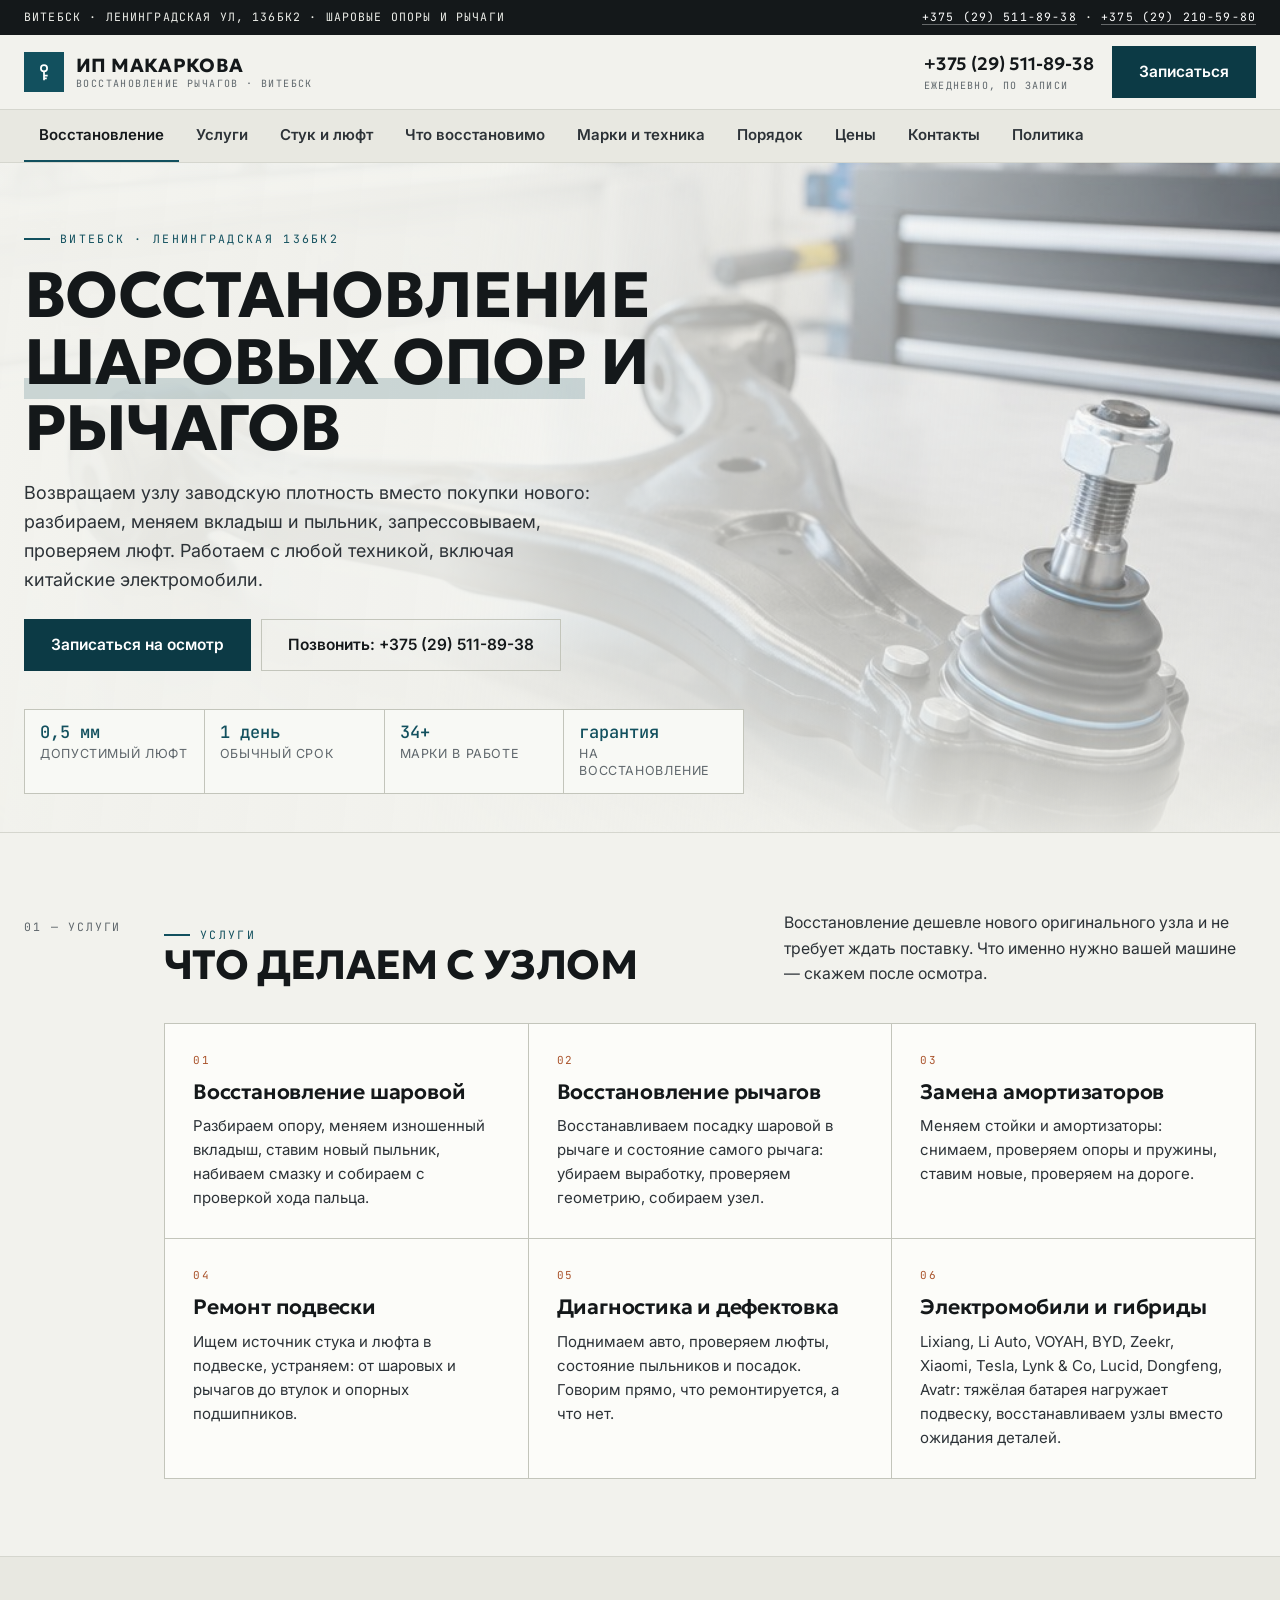
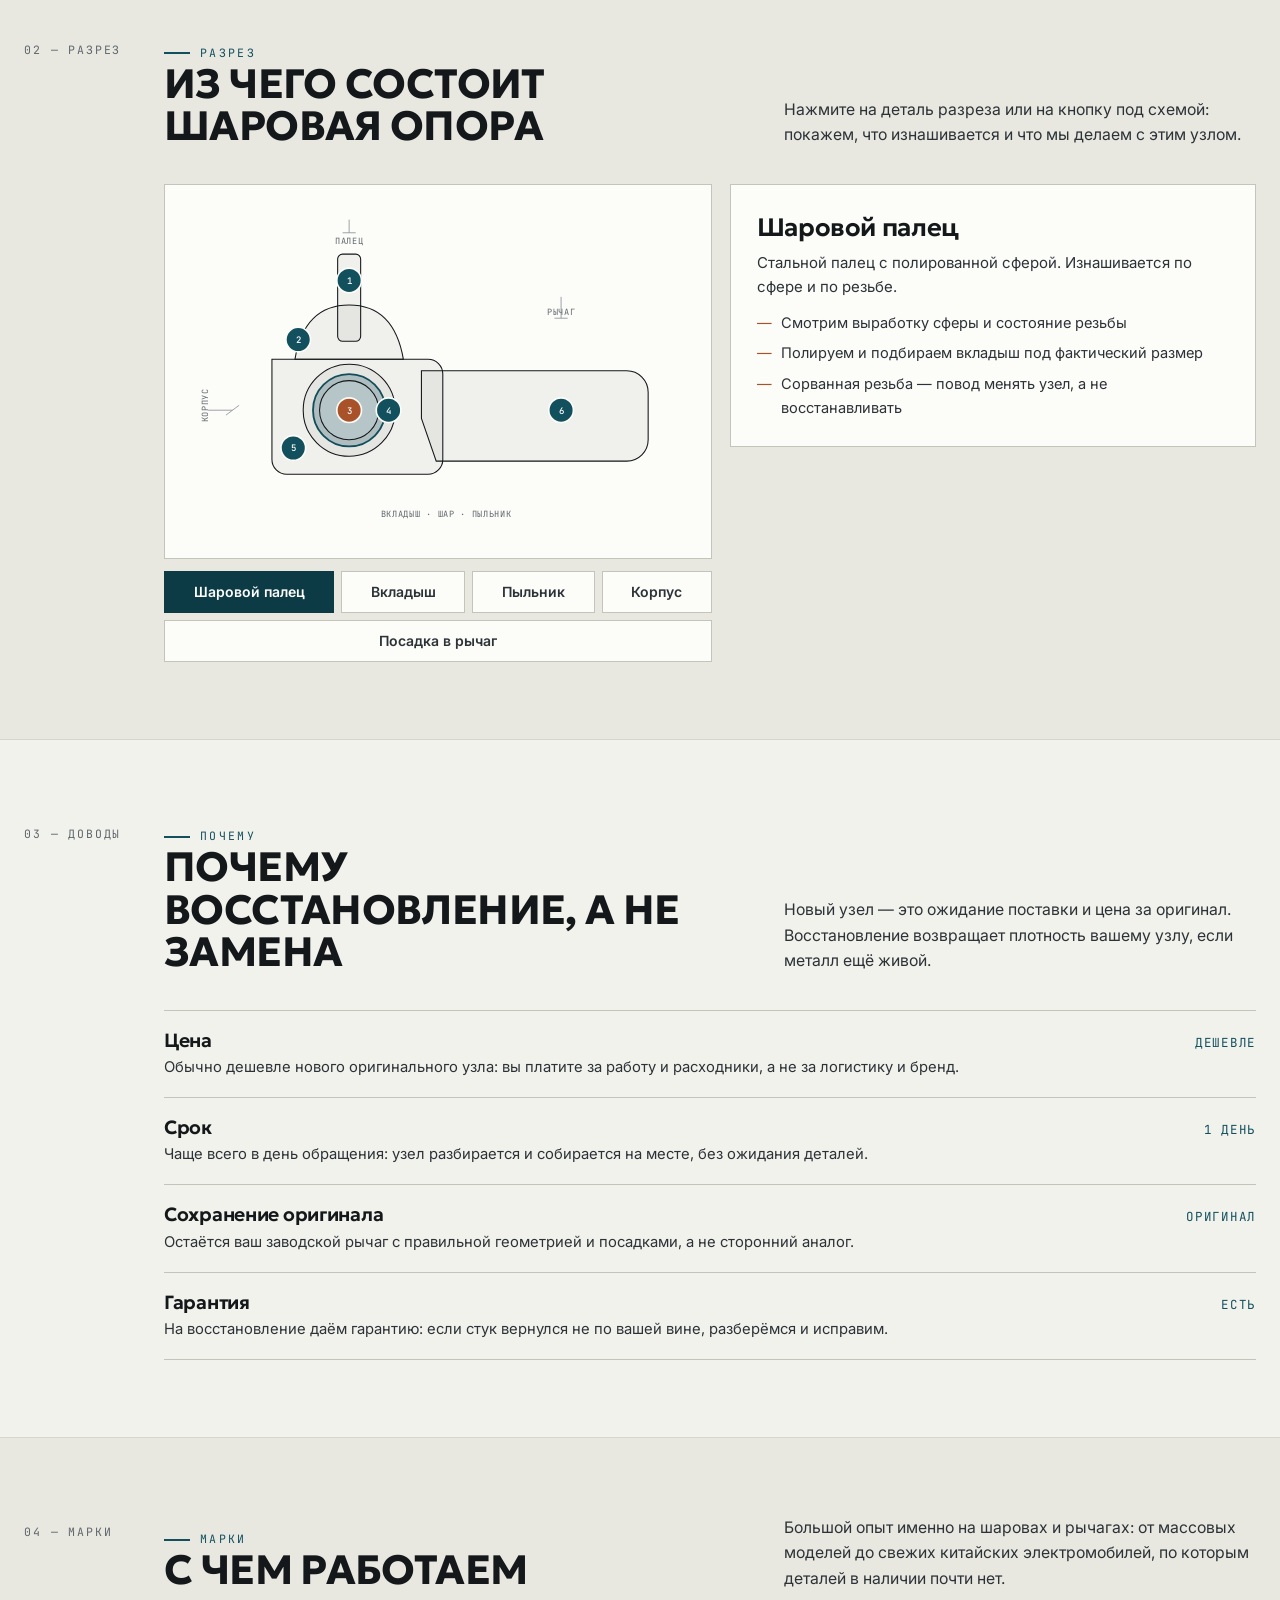
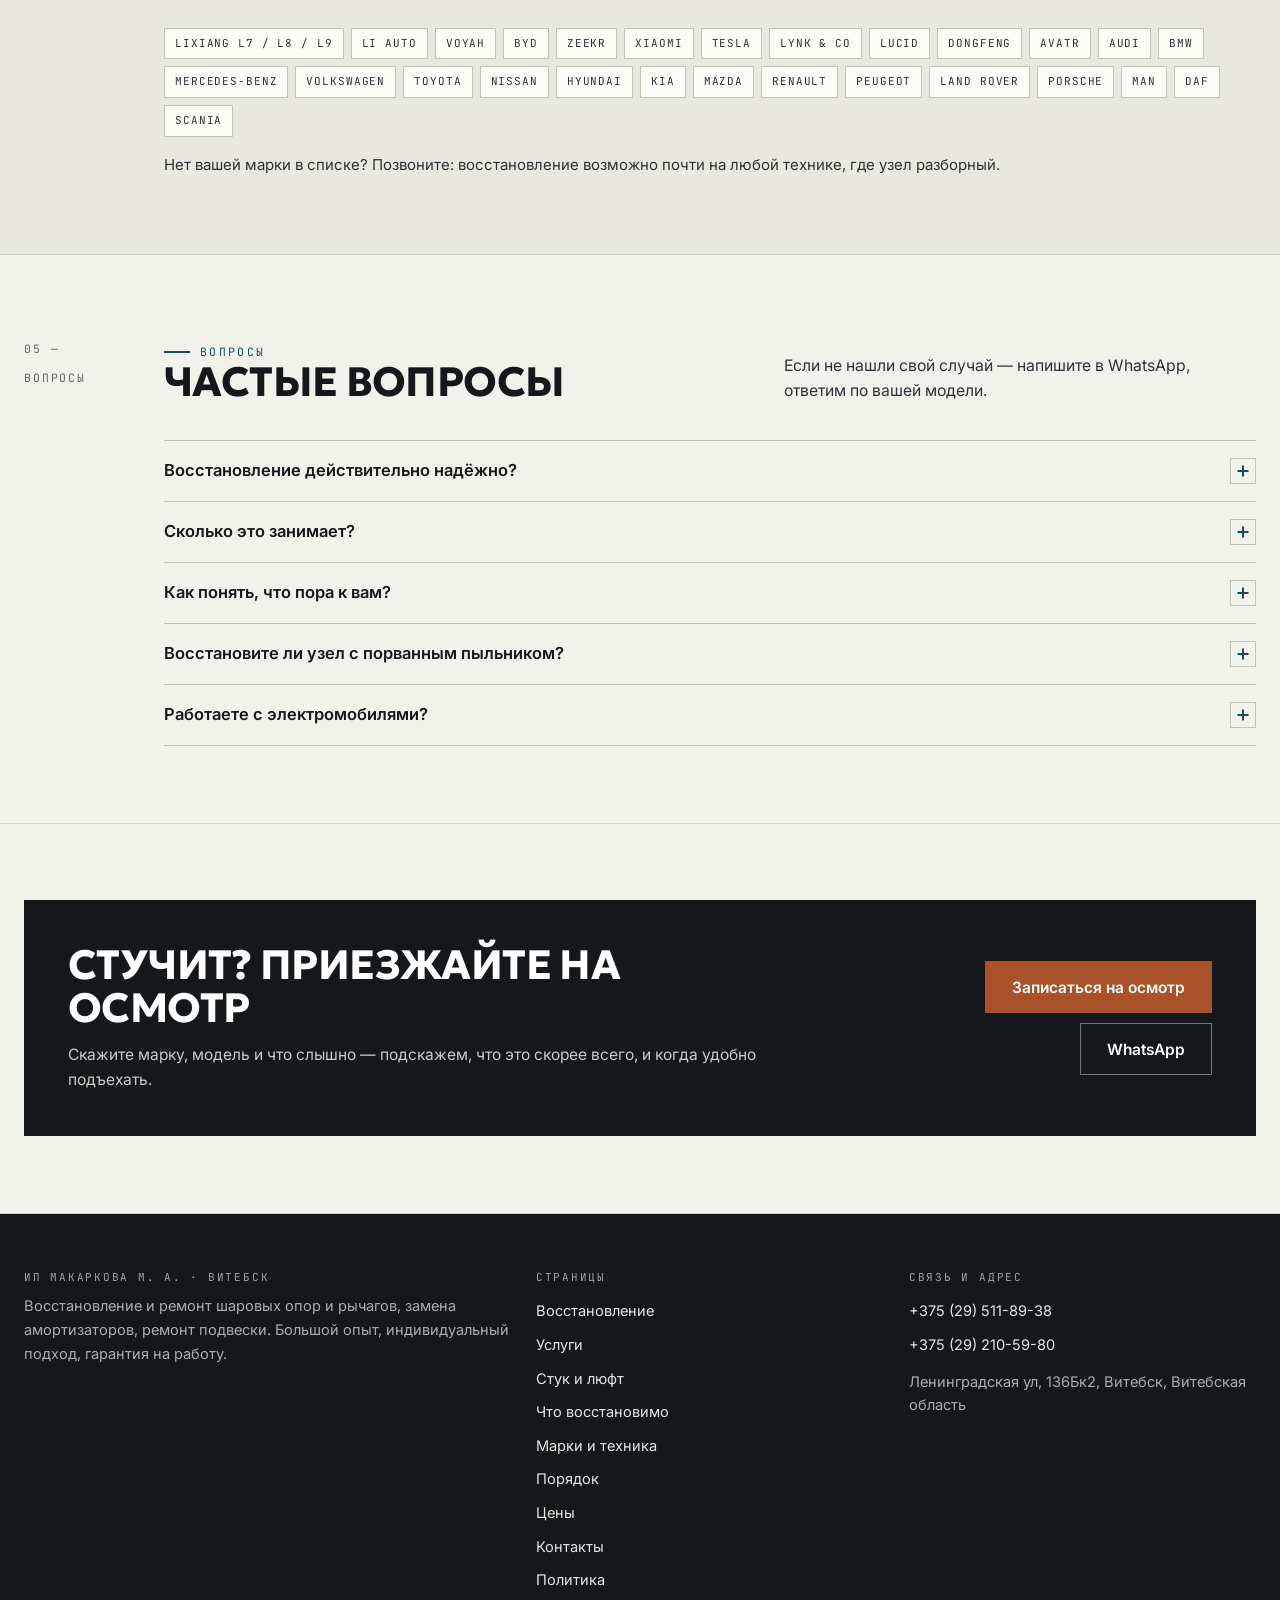
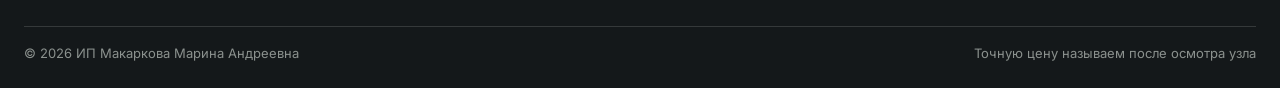
<file: index.html>
<!doctype html>
<html lang="ru"><head>
<meta charset="utf-8">
<meta name="viewport" content="width=device-width,initial-scale=1">
<title>Восстановление шаровых опор и рычагов в Витебске — ИП Макаркова</title>
<meta name="description" content="Восстановление и ремонт шаровых опор и рычагов в Витебске: разбор узла, новый вкладыш и пыльник, запрессовка, проверка люфта. Замена амортизаторов, ремонт подвески. Ленинградская 136Бк2.">
<meta name="theme-color" content="#F2F2ED">
<link rel="icon" href="assets/img/favicon.svg" type="image/svg+xml">
<link rel="preconnect" href="https://fonts.googleapis.com"><link rel="preconnect" href="https://fonts.gstatic.com" crossorigin>
<link href="https://fonts.googleapis.com/css2?family=Geologica:wght@400;600;700&family=Inter:wght@400;500;600;700&family=JetBrains+Mono:wght@400;500&display=swap" rel="stylesheet">
<style>:root{--paper:#F2F2ED;--paper2:#E8E8E1;--ink:#14181A;--ink2:#2C3237;--muted:#5F676C;--line:#D5D6CE;--line2:#C3C5BB;--pet:#12505E;--pet-d:#0C3A45;--copper:#A9522A;--wrap:1240px}
*{box-sizing:border-box}html{overflow-x:clip;font-size:18px}
body{margin:0;background:var(--paper);color:var(--ink);font-family:Inter,system-ui,sans-serif;line-height:1.6;overflow-x:clip}
img{display:block;max-width:100%}a{color:inherit;text-decoration:none}
h1,h2{font-family:Geologica,'Arial Narrow',sans-serif;font-weight:700;text-transform:uppercase;line-height:1.04;margin:0;letter-spacing:-.015em}
.wrap{width:min(var(--wrap),calc(100% - 48px));margin:0 auto}
.hdr{position:sticky;top:0;z-index:70;background:rgba(242,242,237,.96);border-bottom:1px solid var(--line)}
.hero{position:relative;min-height:clamp(500px,70vh,740px);display:flex;align-items:flex-end;overflow:hidden;border-bottom:1px solid var(--line)}
.hero__bg{position:absolute;inset:0;z-index:-2}.hero__bg img{width:100%;height:100%;object-fit:cover}
.btn{display:inline-flex;align-items:center;justify-content:center;min-height:52px;padding:0 26px;background:var(--pet-d);color:#fff;font-weight:600;font-size:15.5px}
.btn--ghost{background:transparent;color:var(--ink);border:1px solid var(--line2)}
.strip{overflow-x:auto;background:var(--paper2);border-bottom:1px solid var(--line)}
.strip a{flex:none;padding:13px 15px;font-size:15px;font-weight:600;white-space:nowrap;color:var(--ink2)}
.drawer{position:fixed;inset:0;z-index:140;display:none;background:rgba(20,24,26,.68)}
.drawer[data-open="true"]{display:block}
.drawer__inner{position:fixed;inset:0;background:#F2F2ED;padding:16px;overflow-y:auto;display:flex;flex-direction:column}
.lock{overflow:hidden}[hidden]{display:none!important}</style>
<link rel="stylesheet" href="assets/css/site.v1.css">
</head><body>
<div class="topbar"><div class="wrap topbar__in">
<span>Витебск · Ленинградская ул, 136Бк2 · шаровые опоры и рычаги</span>
<span><a href="tel:+375295118938">+375 (29) 511-89-38</a> · <a href="tel:+375292105980">+375 (29) 210-59-80</a></span>
</div></div>
<header class="hdr"><div class="wrap hdr__in">
<a class="logo" href="index.html"><i><svg viewBox="0 0 24 24" width="22" height="22" fill="none" stroke="#fff" stroke-width="1.9"><circle cx="12" cy="8" r="3.4"/><path d="M12 11.4V21M12 16h4M12 19h3"/></svg></i><span><b>ИП Макаркова</b><span class="sub">восстановление рычагов · Витебск</span></span></a>
<span class="hdr__sp"></span>
<a class="hdr__tel" href="tel:+375295118938">+375 (29) 511-89-38<span>ежедневно, по записи</span></a>
<a class="btn" href="kontakty.html">Записаться</a>
<button class="burger" id="burger" aria-label="Меню" aria-expanded="false" aria-controls="drawer"><span></span><span></span><span></span></button>
</div></header>
<nav class="strip" aria-label="Страницы"><div class="wrap strip__in"><a href="index.html" aria-current="page">Восстановление</a><a href="uslugi.html">Услуги</a><a href="simptomy.html">Стук и люфт</a><a href="granitsy.html">Что восстановимо</a><a href="avto.html">Марки и техника</a><a href="process.html">Порядок</a><a href="ceny.html">Цены</a><a href="kontakty.html">Контакты</a><a href="politika.html">Политика</a></div></nav>
<main>
<section class="hero"><div class="hero__bg"><img src="assets/img/hero.jpg" alt="Рычаг с шаровой опорой на верстаке в мастерской" fetchpriority="high"></div><div class="hero__in wrap"><span class="kick">Витебск · Ленинградская 136Бк2</span><h1>Восстановление <em>шаровых опор</em> и рычагов</h1><p class="hero__lead">Возвращаем узлу заводскую плотность вместо покупки нового: разбираем, меняем вкладыш и пыльник, запрессовываем, проверяем люфт. Работаем с любой техникой, включая китайские электромобили.</p><div class="hero__cta"><a class="btn" href="kontakty.html">Записаться на осмотр</a><a class="btn btn--ghost" href="tel:+375295118938">Позвонить: +375 (29) 511-89-38</a></div><div class="hero__figs"><div><b>0,5 мм</b><span>допустимый люфт</span></div><div><b>1 день</b><span>обычный срок</span></div><div><b>34+</b><span>марки в работе</span></div><div><b>гарантия</b><span>на восстановление</span></div></div></div></section><section class="band "><div class="wrap"><div class="sect sect--side"><div class="sect__side"><span class="mono">01 — услуги</span></div><div class="sect__main"><div class="sect__head"><div><span class="kick">Услуги</span><h2>Что делаем с узлом</h2></div><p>Восстановление дешевле нового оригинального узла и не требует ждать поставку. Что именно нужно вашей машине — скажем после осмотра.</p></div><div class="cards"><div class="card"><span class="card__n">01</span><h3>Восстановление шаровой</h3><p>Разбираем опору, меняем изношенный вкладыш, ставим новый пыльник, набиваем смазку и собираем с проверкой хода пальца.</p></div><div class="card"><span class="card__n">02</span><h3>Восстановление рычагов</h3><p>Восстанавливаем посадку шаровой в рычаге и состояние самого рычага: убираем выработку, проверяем геометрию, собираем узел.</p></div><div class="card"><span class="card__n">03</span><h3>Замена амортизаторов</h3><p>Меняем стойки и амортизаторы: снимаем, проверяем опоры и пружины, ставим новые, проверяем на дороге.</p></div><div class="card"><span class="card__n">04</span><h3>Ремонт подвески</h3><p>Ищем источник стука и люфта в подвеске, устраняем: от шаровых и рычагов до втулок и опорных подшипников.</p></div><div class="card"><span class="card__n">05</span><h3>Диагностика и дефектовка</h3><p>Поднимаем авто, проверяем люфты, состояние пыльников и посадок. Говорим прямо, что ремонтируется, а что нет.</p></div><div class="card"><span class="card__n">06</span><h3>Электромобили и гибриды</h3><p>Lixiang, Li Auto, VOYAH, BYD, Zeekr, Xiaomi, Tesla, Lynk & Co, Lucid, Dongfeng, Avatr: тяжёлая батарея нагружает подвеску, восстанавливаем узлы вместо ожидания деталей.</p></div></div></div></div></div></section><section class="band band--alt"><div class="wrap"><div class="sect sect--side"><div class="sect__side"><span class="mono">02 — разрез</span></div><div class="sect__main"><div class="sect__head"><div><span class="kick">Разрез</span><h2>Из чего состоит шаровая опора</h2></div><p>Нажмите на деталь разреза или на кнопку под схемой: покажем, что изнашивается и что мы делаем с этим узлом.</p></div><div class="cut"><div><div class="cut__map">
<svg viewBox="0 0 640 430" role="img" aria-label="Разрез шаровой опоры: палец, вкладыш, пыльник, корпус, посадка в рычаг">
  <g class="zg">
    <path class="z" data-z="arm" aria-pressed="false" d="M300 214h250a26 26 0 0 1 26 26v58a26 26 0 0 1-26 26H318l-18-52z"/>
    <path class="z" data-z="body" aria-pressed="false" d="M118 200h190a18 18 0 0 1 18 18v104a18 18 0 0 1-18 18H136a18 18 0 0 1-18-18z"/>
    <circle class="z" data-z="ball" aria-pressed="false" cx="212" cy="262" r="44"/>
    <path class="z" data-z="insert" aria-pressed="false" d="M212 206a56 56 0 1 0 .1 112A56 56 0 0 0 212 206zm0 20a36 36 0 1 1-.1 72A36 36 0 0 1 212 226z" fill-rule="evenodd"/>
    <path class="z" data-z="boot" aria-pressed="false" d="M146 200c8-46 32-66 66-66s58 20 66 66z"/>
    <rect class="z" data-z="pin" aria-pressed="false" x="198" y="72" width="28" height="106" rx="6"/>
  </g>
  <g class="hot">
    <g class="h" data-z="pin"><circle cx="212" cy="104" r="15"/><text x="212" y="108">1</text></g>
    <g class="h" data-z="boot"><circle cx="150" cy="176" r="15"/><text x="150" y="180">2</text></g>
    <g class="h" data-z="ball"><circle cx="212" cy="262" r="15"/><text x="212" y="266">3</text></g>
    <g class="h" data-z="insert"><circle cx="260" cy="262" r="15"/><text x="260" y="266">4</text></g>
    <g class="h" data-z="body"><circle cx="144" cy="308" r="15"/><text x="144" y="312">5</text></g>
    <g class="h" data-z="arm"><circle cx="470" cy="262" r="15"/><text x="470" y="266">6</text></g>
  </g>
  <g stroke="#8A9196" stroke-width="1" fill="none">
    <path d="M212 46v-16M204 46h16"/><path d="M70 262h-30M70 262l8-6M70 262l-8 6"/>
    <path d="M470 150v-26M462 150h16"/>
  </g>
  <g>
    <text x="212" y="60" text-anchor="middle">палец</text>
    <text x="470" y="146" text-anchor="middle">рычаг</text>
    <text x="40" y="256" text-anchor="middle" transform="rotate(-90 40 256)">корпус</text>
    <text x="330" y="392" text-anchor="middle">вкладыш · шар · пыльник</text>
  </g>
</svg>
</div><div class="cut__tabs" id="cutTabs"><button type="button" data-z="ball" aria-pressed="true">Шаровой палец</button><button type="button" data-z="insert" aria-pressed="false">Вкладыш</button><button type="button" data-z="boot" aria-pressed="false">Пыльник</button><button type="button" data-z="body" aria-pressed="false">Корпус</button><button type="button" data-z="arm" aria-pressed="false">Посадка в рычаг</button></div></div><div class="cut__out" id="cutOut"></div></div></div></div></div></section><section class="band "><div class="wrap"><div class="sect sect--side"><div class="sect__side"><span class="mono">03 — доводы</span></div><div class="sect__main"><div class="sect__head"><div><span class="kick">Почему</span><h2>Почему восстановление, а не замена</h2></div><p>Новый узел — это ожидание поставки и цена за оригинал. Восстановление возвращает плотность вашему узлу, если металл ещё живой.</p></div><div class="rows"><div class="row"><div><h3>Цена</h3><p>Обычно дешевле нового оригинального узла: вы платите за работу и расходники, а не за логистику и бренд.</p></div><span class="row__p">дешевле</span></div><div class="row"><div><h3>Срок</h3><p>Чаще всего в день обращения: узел разбирается и собирается на месте, без ожидания деталей.</p></div><span class="row__p">1 день</span></div><div class="row"><div><h3>Сохранение оригинала</h3><p>Остаётся ваш заводской рычаг с правильной геометрией и посадками, а не сторонний аналог.</p></div><span class="row__p">оригинал</span></div><div class="row"><div><h3>Гарантия</h3><p>На восстановление даём гарантию: если стук вернулся не по вашей вине, разберёмся и исправим.</p></div><span class="row__p">есть</span></div></div></div></div></div></section><section class="band band--alt"><div class="wrap"><div class="sect sect--side"><div class="sect__side"><span class="mono">04 — марки</span></div><div class="sect__main"><div class="sect__head"><div><span class="kick">Марки</span><h2>С чем работаем</h2></div><p>Большой опыт именно на шаровах и рычагах: от массовых моделей до свежих китайских электромобилей, по которым деталей в наличии почти нет.</p></div><div class="chips"><span class="chip">Lixiang L7 / L8 / L9</span><span class="chip">Li Auto</span><span class="chip">VOYAH</span><span class="chip">BYD</span><span class="chip">Zeekr</span><span class="chip">Xiaomi</span><span class="chip">Tesla</span><span class="chip">Lynk & Co</span><span class="chip">Lucid</span><span class="chip">Dongfeng</span><span class="chip">Avatr</span><span class="chip">Audi</span><span class="chip">BMW</span><span class="chip">Mercedes-Benz</span><span class="chip">Volkswagen</span><span class="chip">Toyota</span><span class="chip">Nissan</span><span class="chip">Hyundai</span><span class="chip">Kia</span><span class="chip">Mazda</span><span class="chip">Renault</span><span class="chip">Peugeot</span><span class="chip">Land Rover</span><span class="chip">Porsche</span><span class="chip">MAN</span><span class="chip">DAF</span><span class="chip">Scania</span></div><p style="margin-top:16px;font-size:15px;color:var(--ink2)">Нет вашей марки в списке? Позвоните: восстановление возможно почти на любой технике, где узел разборный.</p></div></div></div></section><section class="band "><div class="wrap"><div class="sect sect--side"><div class="sect__side"><span class="mono">05 — вопросы</span></div><div class="sect__main"><div class="sect__head"><div><span class="kick">Вопросы</span><h2>Частые вопросы</h2></div><p>Если не нашли свой случай — напишите в WhatsApp, ответим по вашей модели.</p></div><div class="faq"><div class="faq__i" data-open="false"><button class="faq__q" type="button" aria-expanded="false">Восстановление действительно надёжно?<i></i></button><div class="faq__a"><p>Да, если корпус и палец целы. Мы меняем изношенные расходные части узла (вкладыш, пыльник, смазку) и сохраняем заводской металл. На работу даём гарантию.</p></div></div><div class="faq__i" data-open="false"><button class="faq__q" type="button" aria-expanded="false">Сколько это занимает?<i></i></button><div class="faq__a"><p>Обычно день: снять узел, разобрать, восстановить и поставить обратно. По сложным или срочным работам срок скажем при записи.</p></div></div><div class="faq__i" data-open="false"><button class="faq__q" type="button" aria-expanded="false">Как понять, что пора к вам?<i></i></button><div class="faq__a"><p>Стук на мелких неровностях, скрип при повороте руля, люфт, неравномерный износ шины. Точнее скажем после осмотра.</p></div></div><div class="faq__i" data-open="false"><button class="faq__q" type="button" aria-expanded="false">Восстановите ли узел с порванным пыльником?<i></i></button><div class="faq__a"><p>Часто да, если внутрь ещё не попала вода и нет коррозии пальца. Если коррозия есть — честно скажем, что надёжнее заменить.</p></div></div><div class="faq__i" data-open="false"><button class="faq__q" type="button" aria-expanded="false">Работаете с электромобилями?<i></i></button><div class="faq__a"><p>Да, включая свежие китайские модели. По ним часто нет деталей в наличии, поэтому восстановление — реальный способ не ждать месяцами.</p></div></div></div></div></div></div></section><section class="band"><div class="wrap"><div class="cta"><div><h2>Стучит? Приезжайте на осмотр</h2><p>Скажите марку, модель и что слышно — подскажем, что это скорее всего, и когда удобно подъехать.</p></div><div class="cta__act"><a class="btn" href="kontakty.html">Записаться на осмотр</a><a class="btn btn--ghost" href="https://wa.me/375295118938">WhatsApp</a></div></div></div></section></main>
<footer class="foot"><div class="wrap">
<div class="foot__grid">
<div><h4>ИП Макаркова М. А. · Витебск</h4>
<p>Восстановление и ремонт шаровых опор и рычагов, замена амортизаторов, ремонт подвески. Большой опыт, индивидуальный подход, гарантия на работу.</p></div>
<div><h4>Страницы</h4><a href="index.html">Восстановление</a><a href="uslugi.html">Услуги</a><a href="simptomy.html">Стук и люфт</a><a href="granitsy.html">Что восстановимо</a><a href="avto.html">Марки и техника</a><a href="process.html">Порядок</a><a href="ceny.html">Цены</a><a href="kontakty.html">Контакты</a><a href="politika.html">Политика</a></div>
<div><h4>Связь и адрес</h4><a href="tel:+375295118938">+375 (29) 511-89-38</a><a href="tel:+375292105980">+375 (29) 210-59-80</a>
<p style="margin-top:8px">Ленинградская ул, 136Бк2, Витебск, Витебская область</p></div>
</div>
<div class="foot__bot"><span>© 2026 ИП Макаркова Марина Андреевна</span><span>Точную цену называем после осмотра узла</span></div>
</div></footer>
<div class="fbar">
<a href="tel:+375295118938"><svg viewBox="0 0 24 24"><path d="M5 4h4l2 5-2.5 1.5a12 12 0 0 0 5 5L15 13l5 2v4a2 2 0 0 1-2 2A16 16 0 0 1 3 6a2 2 0 0 1 2-2z"/></svg>Позвонить</a>
<a href="https://wa.me/375295118938"><svg viewBox="0 0 24 24"><path d="M12 3a9 9 0 0 0-7.8 13.5L3 21l4.6-1.2A9 9 0 1 0 12 3z"/></svg>WhatsApp</a>
<a href="viber://chat?number=%2B375295118938"><svg viewBox="0 0 24 24"><path d="M12 3c5 0 9 3.4 9 7.6 0 4.2-4 7.6-9 7.6-1 0-2-.1-2.9-.4L5 20l.8-3.2C4.1 15.3 3 13.1 3 10.6 3 6.4 7 3 12 3z"/></svg>Viber</a>
<a href="https://t.me/+375295118938" target="_blank" rel="noopener"><svg viewBox="0 0 24 24"><path d="M21 4L3 11l5 2 2 6 3-4 5 3z"/></svg>Telegram</a>
</div>
<div class="drawer" id="drawer" data-open="false" aria-hidden="true"><div class="drawer__inner">
<div class="drawer__top"><span class="mono">Меню</span><button class="drawer__close" id="drawerClose" aria-label="Закрыть меню"></button></div>
<a href="index.html">Восстановление</a><a href="uslugi.html">Услуги</a><a href="simptomy.html">Стук и люфт</a><a href="granitsy.html">Что восстановимо</a><a href="avto.html">Марки и техника</a><a href="process.html">Порядок</a><a href="ceny.html">Цены</a><a href="kontakty.html">Контакты</a><a href="politika.html">Политика</a>
<a class="btn" href="https://wa.me/375295118938" target="_blank" rel="noopener" style="margin-top:18px">Написать в WhatsApp</a>
</div></div>
<script src="assets/js/main.v1.js" defer></script>
</body></html>
</file>
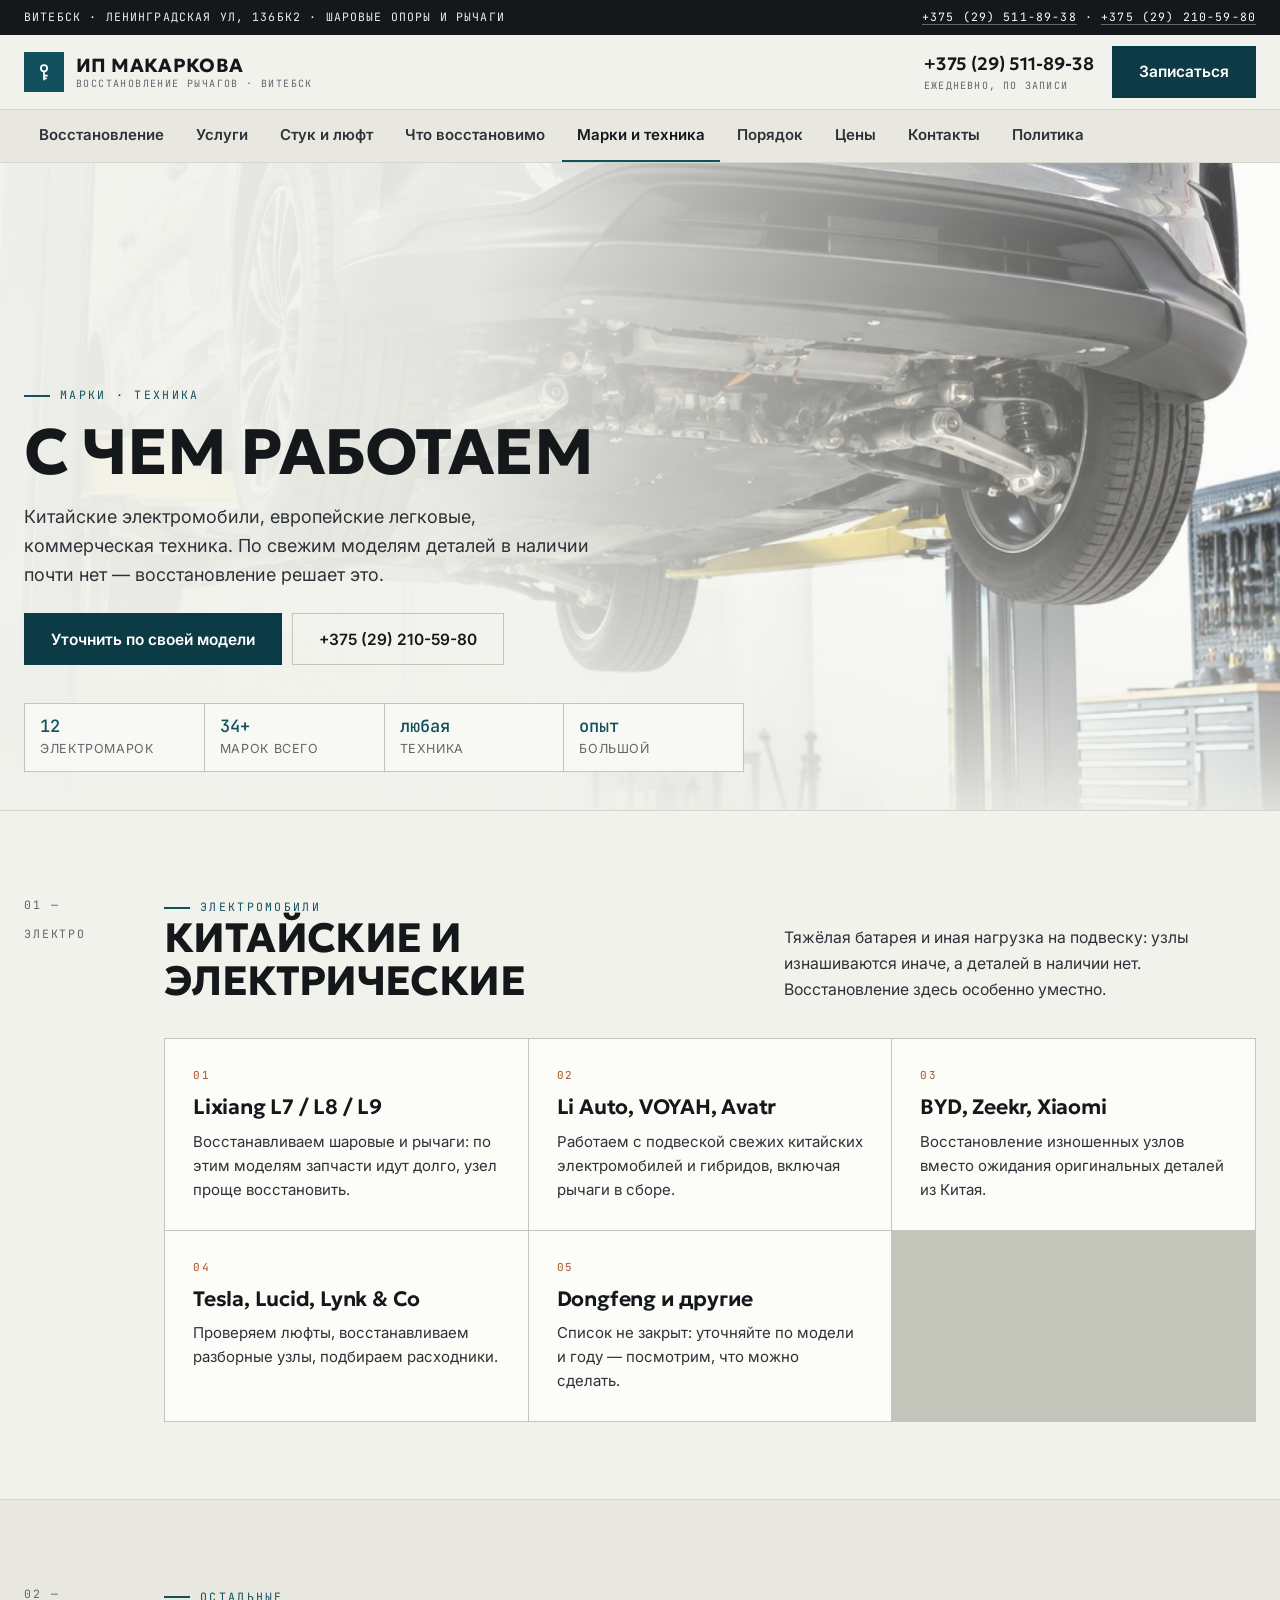
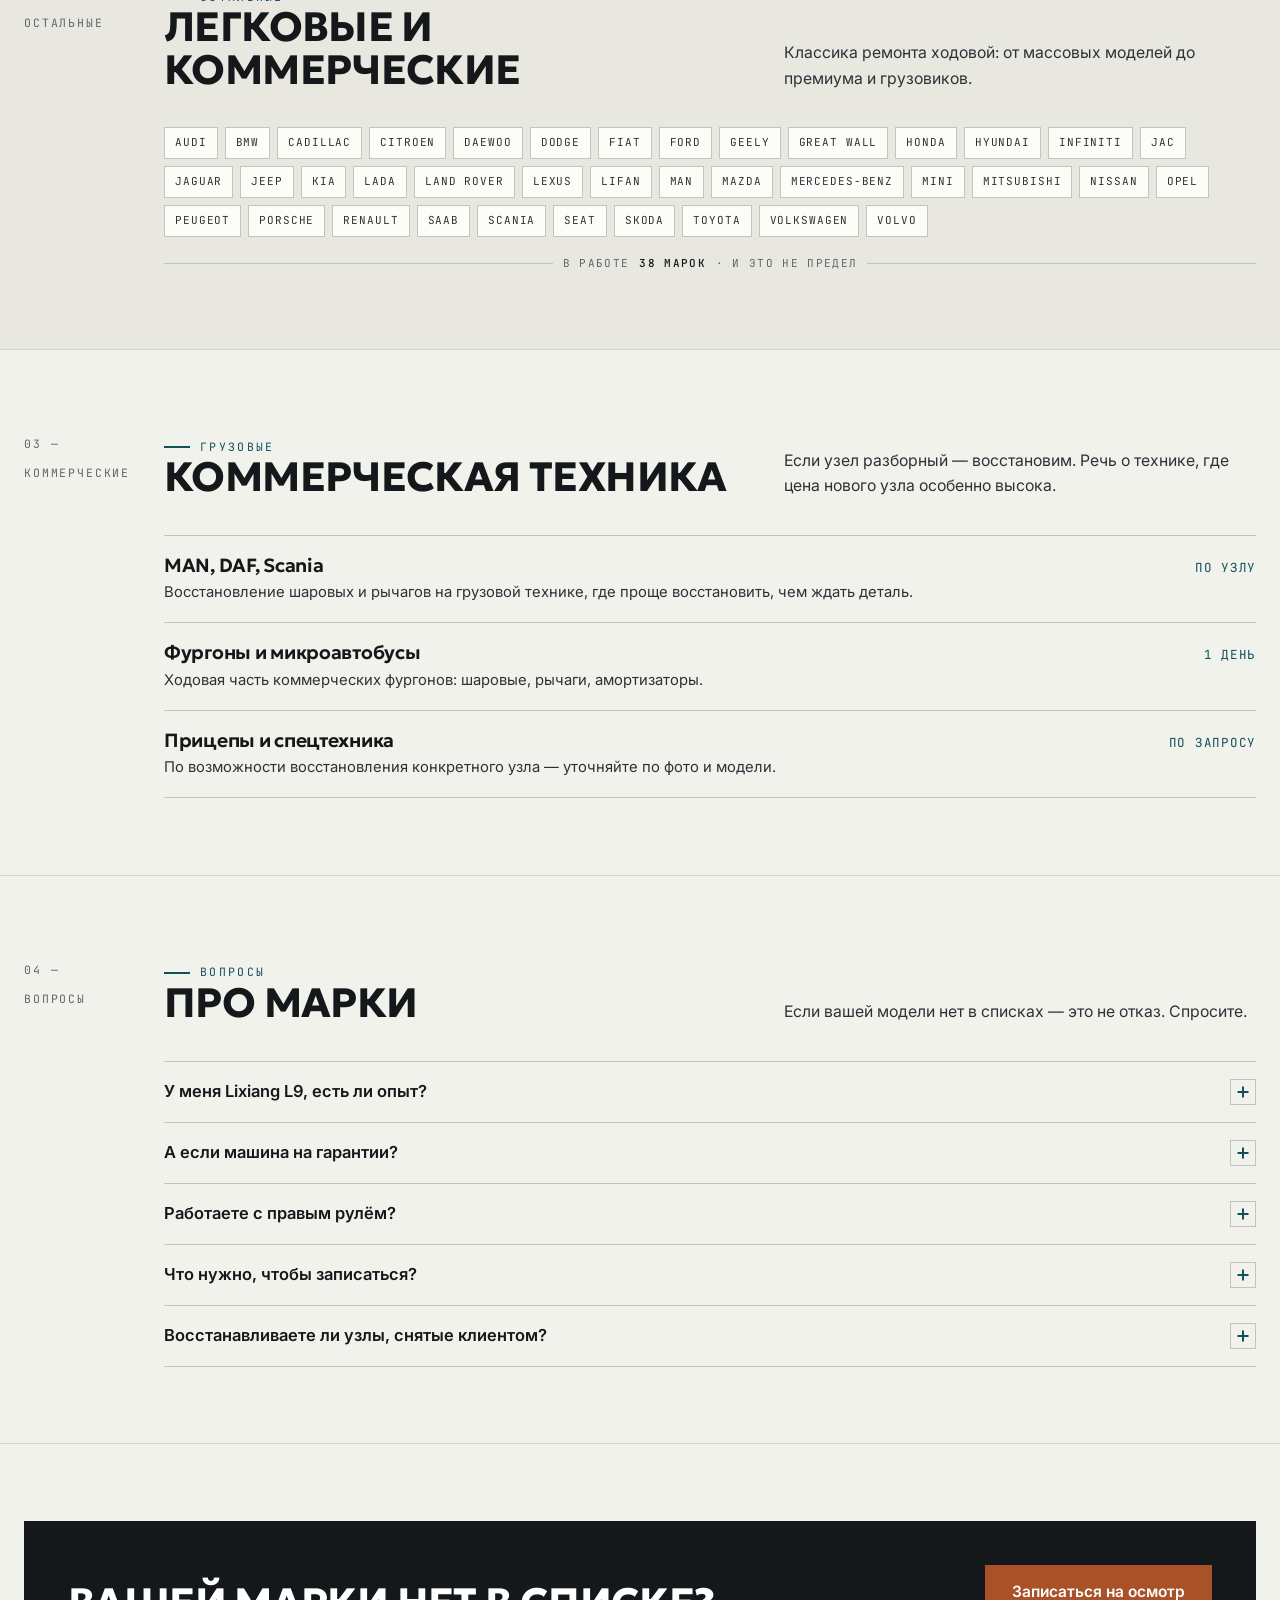
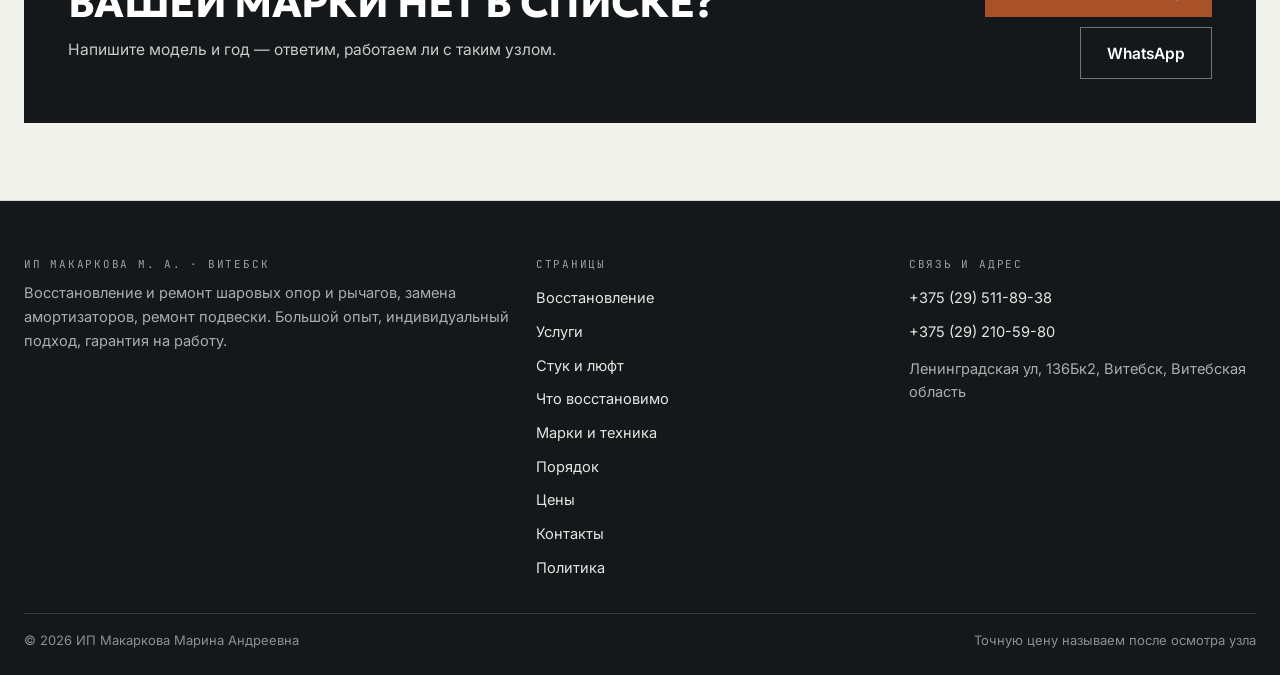
<file: avto.html>
<!doctype html>
<html lang="ru"><head>
<meta charset="utf-8">
<meta name="viewport" content="width=device-width,initial-scale=1">
<title>Марки и техника: китайские электромобили, легковые, коммерческие</title>
<meta name="description" content="Восстановление шаровых опор и рычагов для Lixiang L7/L8/L9, Li Auto, VOYAH, BYD, Zeekr, Xiaomi, Tesla, Lynk & Co, Lucid, Dongfeng, Avatr, а также Audi, BMW, Mercedes-Benz и коммерческой техники. Витебск.">
<meta name="theme-color" content="#F2F2ED">
<link rel="icon" href="assets/img/favicon.svg" type="image/svg+xml">
<link rel="preconnect" href="https://fonts.googleapis.com"><link rel="preconnect" href="https://fonts.gstatic.com" crossorigin>
<link href="https://fonts.googleapis.com/css2?family=Geologica:wght@400;600;700&family=Inter:wght@400;500;600;700&family=JetBrains+Mono:wght@400;500&display=swap" rel="stylesheet">
<style>:root{--paper:#F2F2ED;--paper2:#E8E8E1;--ink:#14181A;--ink2:#2C3237;--muted:#5F676C;--line:#D5D6CE;--line2:#C3C5BB;--pet:#12505E;--pet-d:#0C3A45;--copper:#A9522A;--wrap:1240px}
*{box-sizing:border-box}html{overflow-x:clip;font-size:18px}
body{margin:0;background:var(--paper);color:var(--ink);font-family:Inter,system-ui,sans-serif;line-height:1.6;overflow-x:clip}
img{display:block;max-width:100%}a{color:inherit;text-decoration:none}
h1,h2{font-family:Geologica,'Arial Narrow',sans-serif;font-weight:700;text-transform:uppercase;line-height:1.04;margin:0;letter-spacing:-.015em}
.wrap{width:min(var(--wrap),calc(100% - 48px));margin:0 auto}
.hdr{position:sticky;top:0;z-index:70;background:rgba(242,242,237,.96);border-bottom:1px solid var(--line)}
.hero{position:relative;min-height:clamp(500px,70vh,740px);display:flex;align-items:flex-end;overflow:hidden;border-bottom:1px solid var(--line)}
.hero__bg{position:absolute;inset:0;z-index:-2}.hero__bg img{width:100%;height:100%;object-fit:cover}
.btn{display:inline-flex;align-items:center;justify-content:center;min-height:52px;padding:0 26px;background:var(--pet-d);color:#fff;font-weight:600;font-size:15.5px}
.btn--ghost{background:transparent;color:var(--ink);border:1px solid var(--line2)}
.strip{overflow-x:auto;background:var(--paper2);border-bottom:1px solid var(--line)}
.strip a{flex:none;padding:13px 15px;font-size:15px;font-weight:600;white-space:nowrap;color:var(--ink2)}
.drawer{position:fixed;inset:0;z-index:140;display:none;background:rgba(20,24,26,.68)}
.drawer[data-open="true"]{display:block}
.drawer__inner{position:fixed;inset:0;background:#F2F2ED;padding:16px;overflow-y:auto;display:flex;flex-direction:column}
.lock{overflow:hidden}[hidden]{display:none!important}</style>
<link rel="stylesheet" href="assets/css/site.v1.css">
</head><body>
<div class="topbar"><div class="wrap topbar__in">
<span>Витебск · Ленинградская ул, 136Бк2 · шаровые опоры и рычаги</span>
<span><a href="tel:+375295118938">+375 (29) 511-89-38</a> · <a href="tel:+375292105980">+375 (29) 210-59-80</a></span>
</div></div>
<header class="hdr"><div class="wrap hdr__in">
<a class="logo" href="index.html"><i><svg viewBox="0 0 24 24" width="22" height="22" fill="none" stroke="#fff" stroke-width="1.9"><circle cx="12" cy="8" r="3.4"/><path d="M12 11.4V21M12 16h4M12 19h3"/></svg></i><span><b>ИП Макаркова</b><span class="sub">восстановление рычагов · Витебск</span></span></a>
<span class="hdr__sp"></span>
<a class="hdr__tel" href="tel:+375295118938">+375 (29) 511-89-38<span>ежедневно, по записи</span></a>
<a class="btn" href="kontakty.html">Записаться</a>
<button class="burger" id="burger" aria-label="Меню" aria-expanded="false" aria-controls="drawer"><span></span><span></span><span></span></button>
</div></header>
<nav class="strip" aria-label="Страницы"><div class="wrap strip__in"><a href="index.html">Восстановление</a><a href="uslugi.html">Услуги</a><a href="simptomy.html">Стук и люфт</a><a href="granitsy.html">Что восстановимо</a><a href="avto.html" aria-current="page">Марки и техника</a><a href="process.html">Порядок</a><a href="ceny.html">Цены</a><a href="kontakty.html">Контакты</a><a href="politika.html">Политика</a></div></nav>
<main>
<section class="hero"><div class="hero__bg"><img src="assets/img/ev.jpg" alt="Электромобиль на подъёмнике в мастерской" fetchpriority="high"></div><div class="hero__in wrap"><span class="kick">Марки · техника</span><h1>С чем работаем</h1><p class="hero__lead">Китайские электромобили, европейские легковые, коммерческая техника. По свежим моделям деталей в наличии почти нет — восстановление решает это.</p><div class="hero__cta"><a class="btn" href="kontakty.html">Уточнить по своей модели</a><a class="btn btn--ghost" href="tel:+375292105980">+375 (29) 210-59-80</a></div><div class="hero__figs"><div><b>12</b><span>электромарок</span></div><div><b>34+</b><span>марок всего</span></div><div><b>любая</b><span>техника</span></div><div><b>опыт</b><span>большой</span></div></div></div></section><section class="band "><div class="wrap"><div class="sect sect--side"><div class="sect__side"><span class="mono">01 — электро</span></div><div class="sect__main"><div class="sect__head"><div><span class="kick">Электромобили</span><h2>Китайские и электрические</h2></div><p>Тяжёлая батарея и иная нагрузка на подвеску: узлы изнашиваются иначе, а деталей в наличии нет. Восстановление здесь особенно уместно.</p></div><div class="cards"><div class="card"><span class="card__n">01</span><h3>Lixiang L7 / L8 / L9</h3><p>Восстанавливаем шаровые и рычаги: по этим моделям запчасти идут долго, узел проще восстановить.</p></div><div class="card"><span class="card__n">02</span><h3>Li Auto, VOYAH, Avatr</h3><p>Работаем с подвеской свежих китайских электромобилей и гибридов, включая рычаги в сборе.</p></div><div class="card"><span class="card__n">03</span><h3>BYD, Zeekr, Xiaomi</h3><p>Восстановление изношенных узлов вместо ожидания оригинальных деталей из Китая.</p></div><div class="card"><span class="card__n">04</span><h3>Tesla, Lucid, Lynk & Co</h3><p>Проверяем люфты, восстанавливаем разборные узлы, подбираем расходники.</p></div><div class="card"><span class="card__n">05</span><h3>Dongfeng и другие</h3><p>Список не закрыт: уточняйте по модели и году — посмотрим, что можно сделать.</p></div></div></div></div></div></section><section class="band band--alt"><div class="wrap"><div class="sect sect--side"><div class="sect__side"><span class="mono">02 — остальные</span></div><div class="sect__main"><div class="sect__head"><div><span class="kick">Остальные</span><h2>Легковые и коммерческие</h2></div><p>Классика ремонта ходовой: от массовых моделей до премиума и грузовиков.</p></div><div class="chips"><span class="chip">Audi</span><span class="chip">BMW</span><span class="chip">Cadillac</span><span class="chip">Citroen</span><span class="chip">Daewoo</span><span class="chip">Dodge</span><span class="chip">Fiat</span><span class="chip">Ford</span><span class="chip">Geely</span><span class="chip">Great Wall</span><span class="chip">Honda</span><span class="chip">Hyundai</span><span class="chip">Infiniti</span><span class="chip">JAC</span><span class="chip">Jaguar</span><span class="chip">Jeep</span><span class="chip">Kia</span><span class="chip">LADA</span><span class="chip">Land Rover</span><span class="chip">Lexus</span><span class="chip">Lifan</span><span class="chip">MAN</span><span class="chip">Mazda</span><span class="chip">Mercedes-Benz</span><span class="chip">MINI</span><span class="chip">Mitsubishi</span><span class="chip">Nissan</span><span class="chip">Opel</span><span class="chip">Peugeot</span><span class="chip">Porsche</span><span class="chip">Renault</span><span class="chip">Saab</span><span class="chip">Scania</span><span class="chip">SEAT</span><span class="chip">Skoda</span><span class="chip">Toyota</span><span class="chip">Volkswagen</span><span class="chip">Volvo</span></div><div class="dim">в работе <b>38 марок</b> · и это не предел</div></div></div></div></section><section class="band "><div class="wrap"><div class="sect sect--side"><div class="sect__side"><span class="mono">03 — коммерческие</span></div><div class="sect__main"><div class="sect__head"><div><span class="kick">Грузовые</span><h2>Коммерческая техника</h2></div><p>Если узел разборный — восстановим. Речь о технике, где цена нового узла особенно высока.</p></div><div class="rows"><div class="row"><div><h3>MAN, DAF, Scania</h3><p>Восстановление шаровых и рычагов на грузовой технике, где проще восстановить, чем ждать деталь.</p></div><span class="row__p">по узлу</span></div><div class="row"><div><h3>Фургоны и микроавтобусы</h3><p>Ходовая часть коммерческих фургонов: шаровые, рычаги, амортизаторы.</p></div><span class="row__p">1 день</span></div><div class="row"><div><h3>Прицепы и спецтехника</h3><p>По возможности восстановления конкретного узла — уточняйте по фото и модели.</p></div><span class="row__p">по запросу</span></div></div></div></div></div></section><section class="band "><div class="wrap"><div class="sect sect--side"><div class="sect__side"><span class="mono">04 — вопросы</span></div><div class="sect__main"><div class="sect__head"><div><span class="kick">Вопросы</span><h2>Про марки</h2></div><p>Если вашей модели нет в списках — это не отказ. Спросите.</p></div><div class="faq"><div class="faq__i" data-open="false"><button class="faq__q" type="button" aria-expanded="false">У меня Lixiang L9, есть ли опыт?<i></i></button><div class="faq__a"><p>Да, это одна из рабочих моделей. Понимаем специфику подвески и отсутствие деталей в наличии.</p></div></div><div class="faq__i" data-open="false"><button class="faq__q" type="button" aria-expanded="false">А если машина на гарантии?<i></i></button><div class="faq__a"><p>Восстановление узла может повлиять на гарантию по подвеске. Если гарантия важна — подскажем, как поступить, чтобы не потерять её.</p></div></div><div class="faq__i" data-open="false"><button class="faq__q" type="button" aria-expanded="false">Работаете с правым рулём?<i></i></button><div class="faq__a"><p>Да, привод и сторона значения не имеют: узел восстанавливается по факту износа.</p></div></div><div class="faq__i" data-open="false"><button class="faq__q" type="button" aria-expanded="false">Что нужно, чтобы записаться?<i></i></button><div class="faq__a"><p>Марка, модель, год и описание симптома. Дальше согласуем время и скажем, что подготовить.</p></div></div><div class="faq__i" data-open="false"><button class="faq__q" type="button" aria-expanded="false">Восстанавливаете ли узлы, снятые клиентом?<i></i></button><div class="faq__a"><p>Да, можно привезти снятый рычаг — так дешевле по работе. Но проверить узел в сборе с машиной точнее.</p></div></div></div></div></div></div></section><section class="band"><div class="wrap"><div class="cta"><div><h2>Вашей марки нет в списке?</h2><p>Напишите модель и год — ответим, работаем ли с таким узлом.</p></div><div class="cta__act"><a class="btn" href="kontakty.html">Записаться на осмотр</a><a class="btn btn--ghost" href="https://wa.me/375295118938">WhatsApp</a></div></div></div></section></main>
<footer class="foot"><div class="wrap">
<div class="foot__grid">
<div><h4>ИП Макаркова М. А. · Витебск</h4>
<p>Восстановление и ремонт шаровых опор и рычагов, замена амортизаторов, ремонт подвески. Большой опыт, индивидуальный подход, гарантия на работу.</p></div>
<div><h4>Страницы</h4><a href="index.html">Восстановление</a><a href="uslugi.html">Услуги</a><a href="simptomy.html">Стук и люфт</a><a href="granitsy.html">Что восстановимо</a><a href="avto.html">Марки и техника</a><a href="process.html">Порядок</a><a href="ceny.html">Цены</a><a href="kontakty.html">Контакты</a><a href="politika.html">Политика</a></div>
<div><h4>Связь и адрес</h4><a href="tel:+375295118938">+375 (29) 511-89-38</a><a href="tel:+375292105980">+375 (29) 210-59-80</a>
<p style="margin-top:8px">Ленинградская ул, 136Бк2, Витебск, Витебская область</p></div>
</div>
<div class="foot__bot"><span>© 2026 ИП Макаркова Марина Андреевна</span><span>Точную цену называем после осмотра узла</span></div>
</div></footer>
<div class="fbar">
<a href="tel:+375295118938"><svg viewBox="0 0 24 24"><path d="M5 4h4l2 5-2.5 1.5a12 12 0 0 0 5 5L15 13l5 2v4a2 2 0 0 1-2 2A16 16 0 0 1 3 6a2 2 0 0 1 2-2z"/></svg>Позвонить</a>
<a href="https://wa.me/375295118938"><svg viewBox="0 0 24 24"><path d="M12 3a9 9 0 0 0-7.8 13.5L3 21l4.6-1.2A9 9 0 1 0 12 3z"/></svg>WhatsApp</a>
<a href="viber://chat?number=%2B375295118938"><svg viewBox="0 0 24 24"><path d="M12 3c5 0 9 3.4 9 7.6 0 4.2-4 7.6-9 7.6-1 0-2-.1-2.9-.4L5 20l.8-3.2C4.1 15.3 3 13.1 3 10.6 3 6.4 7 3 12 3z"/></svg>Viber</a>
<a href="https://t.me/+375295118938" target="_blank" rel="noopener"><svg viewBox="0 0 24 24"><path d="M21 4L3 11l5 2 2 6 3-4 5 3z"/></svg>Telegram</a>
</div>
<div class="drawer" id="drawer" data-open="false" aria-hidden="true"><div class="drawer__inner">
<div class="drawer__top"><span class="mono">Меню</span><button class="drawer__close" id="drawerClose" aria-label="Закрыть меню"></button></div>
<a href="index.html">Восстановление</a><a href="uslugi.html">Услуги</a><a href="simptomy.html">Стук и люфт</a><a href="granitsy.html">Что восстановимо</a><a href="avto.html">Марки и техника</a><a href="process.html">Порядок</a><a href="ceny.html">Цены</a><a href="kontakty.html">Контакты</a><a href="politika.html">Политика</a>
<a class="btn" href="https://wa.me/375295118938" target="_blank" rel="noopener" style="margin-top:18px">Написать в WhatsApp</a>
</div></div>
<script src="assets/js/main.v1.js" defer></script>
</body></html>
</file>
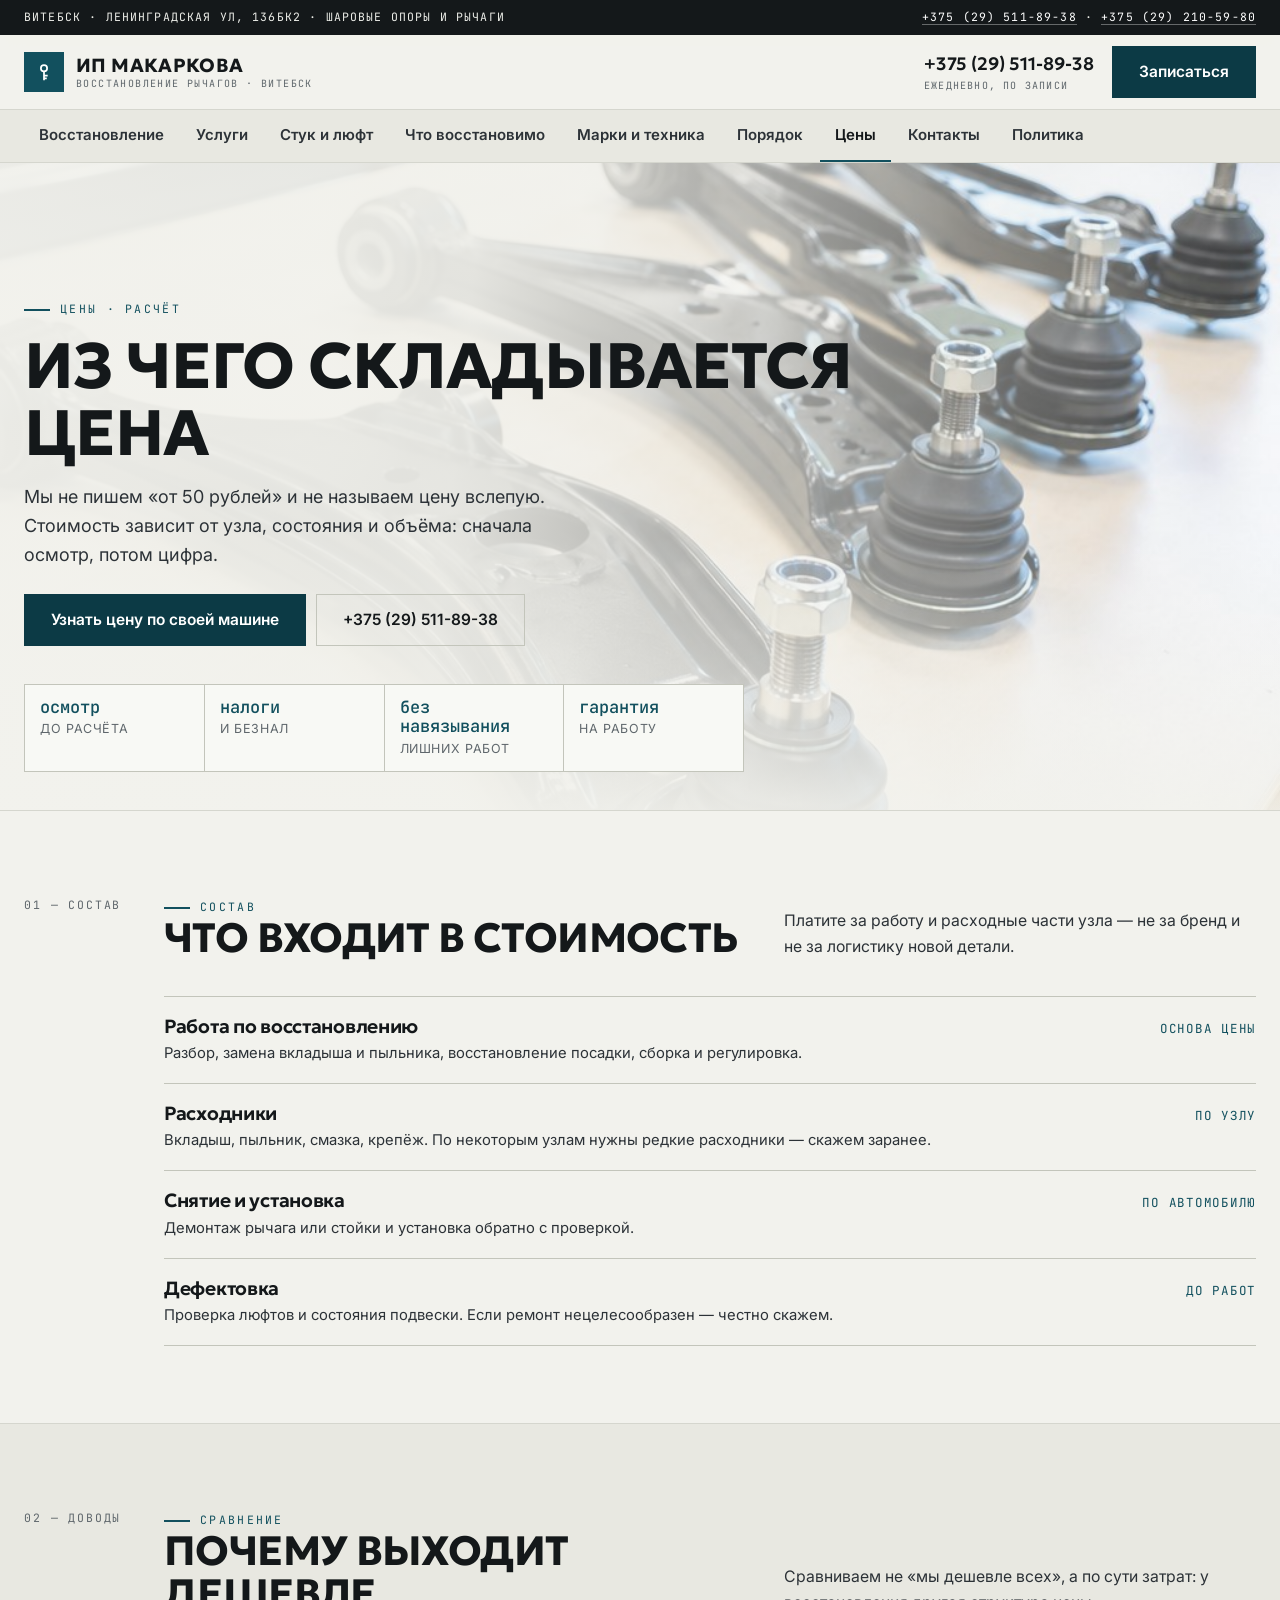
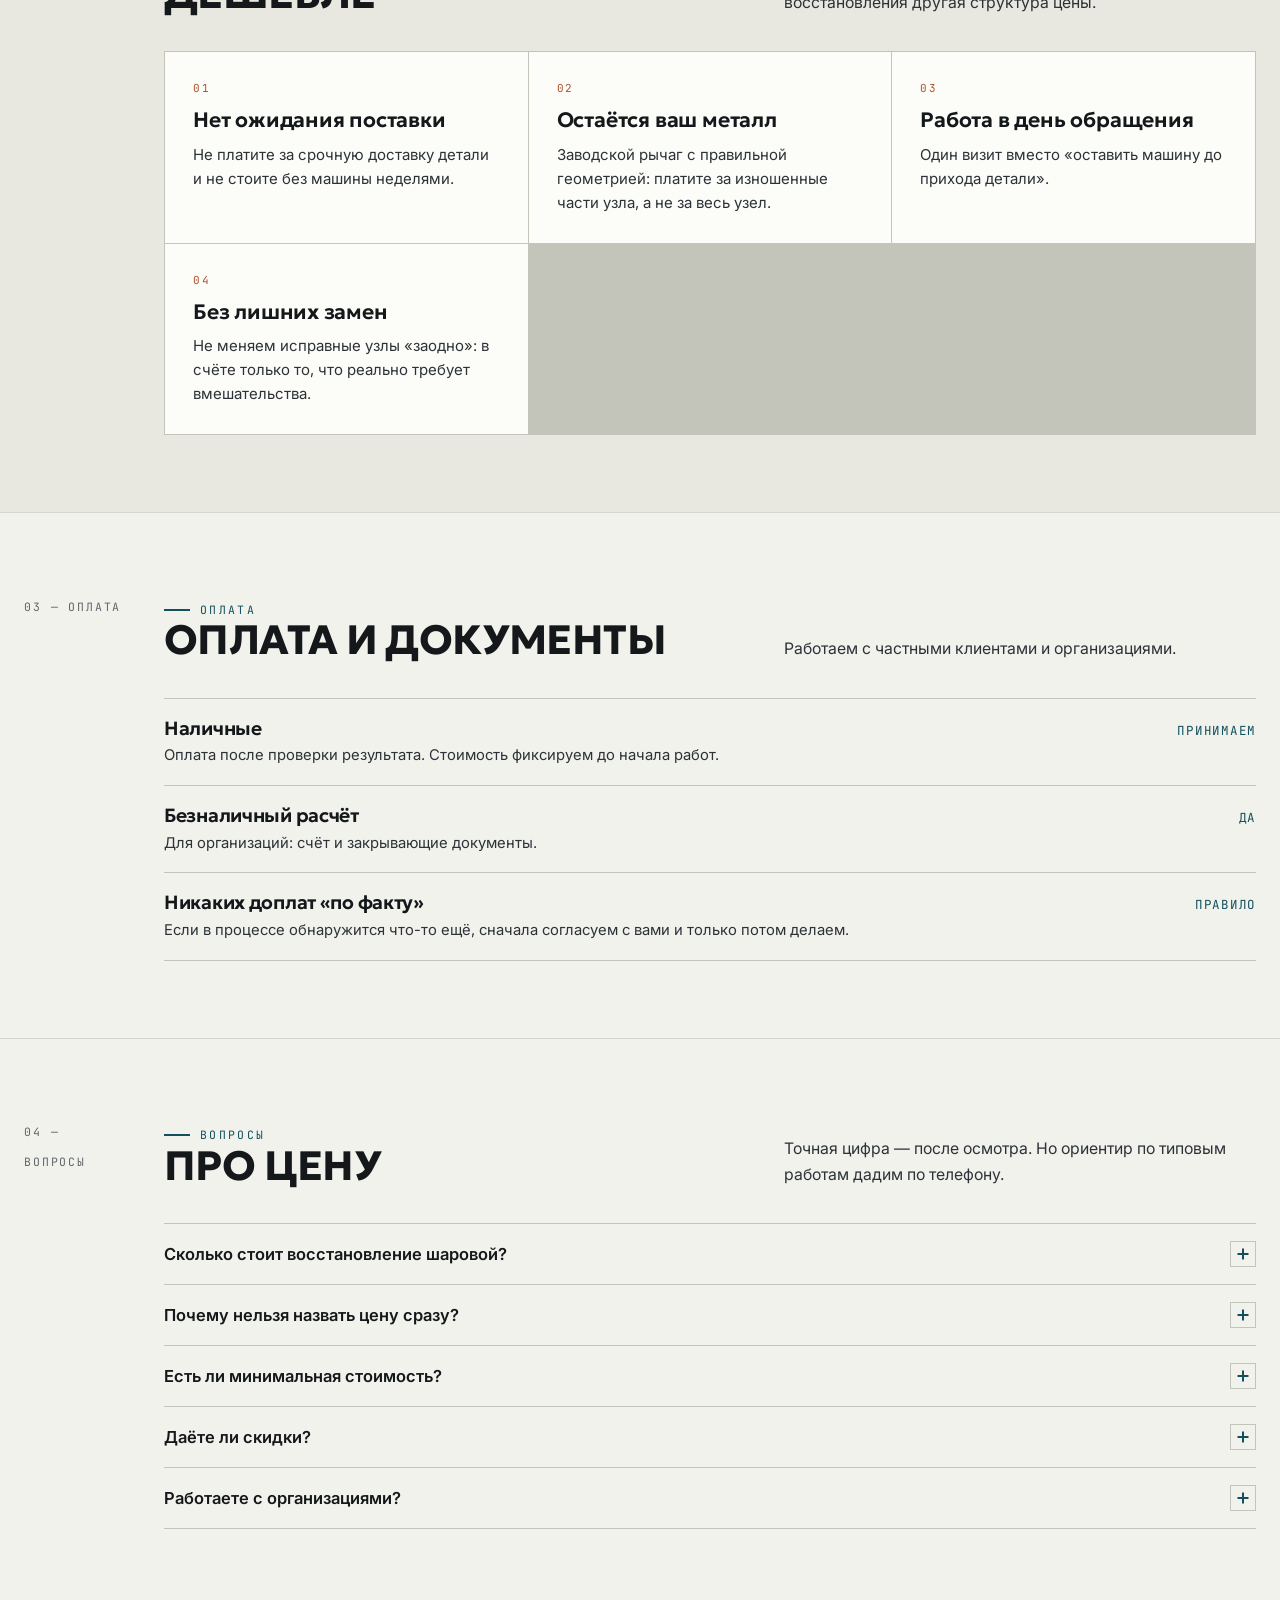
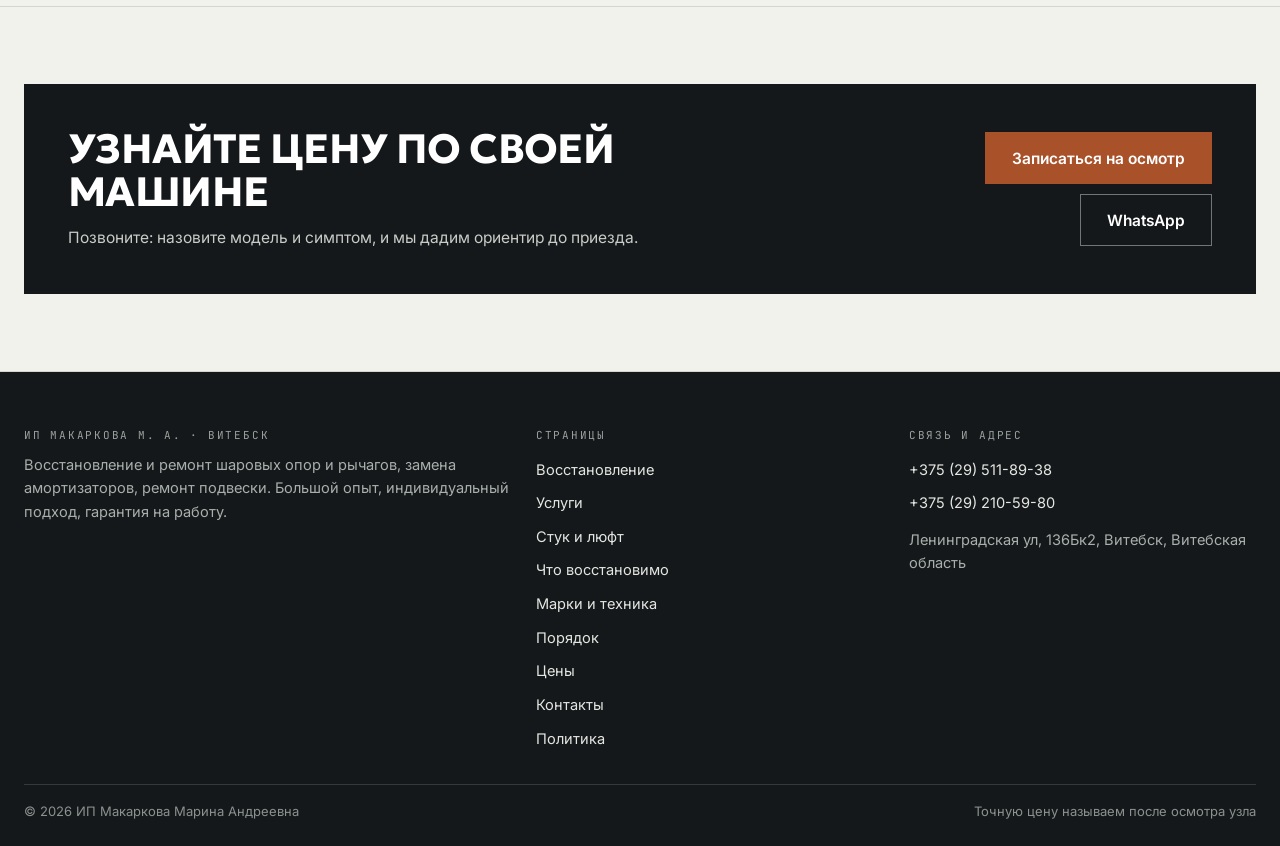
<file: ceny.html>
<!doctype html>
<html lang="ru"><head>
<meta charset="utf-8">
<meta name="viewport" content="width=device-width,initial-scale=1">
<title>Цены на восстановление шаровых опор и рычагов — Витебск</title>
<meta name="description" content="Из чего складывается цена восстановления шаровых опор и рычагов, почему это дешевле нового узла, оплата наличными и безналично. Точную стоимость называем после осмотра.">
<meta name="theme-color" content="#F2F2ED">
<link rel="icon" href="assets/img/favicon.svg" type="image/svg+xml">
<link rel="preconnect" href="https://fonts.googleapis.com"><link rel="preconnect" href="https://fonts.gstatic.com" crossorigin>
<link href="https://fonts.googleapis.com/css2?family=Geologica:wght@400;600;700&family=Inter:wght@400;500;600;700&family=JetBrains+Mono:wght@400;500&display=swap" rel="stylesheet">
<style>:root{--paper:#F2F2ED;--paper2:#E8E8E1;--ink:#14181A;--ink2:#2C3237;--muted:#5F676C;--line:#D5D6CE;--line2:#C3C5BB;--pet:#12505E;--pet-d:#0C3A45;--copper:#A9522A;--wrap:1240px}
*{box-sizing:border-box}html{overflow-x:clip;font-size:18px}
body{margin:0;background:var(--paper);color:var(--ink);font-family:Inter,system-ui,sans-serif;line-height:1.6;overflow-x:clip}
img{display:block;max-width:100%}a{color:inherit;text-decoration:none}
h1,h2{font-family:Geologica,'Arial Narrow',sans-serif;font-weight:700;text-transform:uppercase;line-height:1.04;margin:0;letter-spacing:-.015em}
.wrap{width:min(var(--wrap),calc(100% - 48px));margin:0 auto}
.hdr{position:sticky;top:0;z-index:70;background:rgba(242,242,237,.96);border-bottom:1px solid var(--line)}
.hero{position:relative;min-height:clamp(500px,70vh,740px);display:flex;align-items:flex-end;overflow:hidden;border-bottom:1px solid var(--line)}
.hero__bg{position:absolute;inset:0;z-index:-2}.hero__bg img{width:100%;height:100%;object-fit:cover}
.btn{display:inline-flex;align-items:center;justify-content:center;min-height:52px;padding:0 26px;background:var(--pet-d);color:#fff;font-weight:600;font-size:15.5px}
.btn--ghost{background:transparent;color:var(--ink);border:1px solid var(--line2)}
.strip{overflow-x:auto;background:var(--paper2);border-bottom:1px solid var(--line)}
.strip a{flex:none;padding:13px 15px;font-size:15px;font-weight:600;white-space:nowrap;color:var(--ink2)}
.drawer{position:fixed;inset:0;z-index:140;display:none;background:rgba(20,24,26,.68)}
.drawer[data-open="true"]{display:block}
.drawer__inner{position:fixed;inset:0;background:#F2F2ED;padding:16px;overflow-y:auto;display:flex;flex-direction:column}
.lock{overflow:hidden}[hidden]{display:none!important}</style>
<link rel="stylesheet" href="assets/css/site.v1.css">
</head><body>
<div class="topbar"><div class="wrap topbar__in">
<span>Витебск · Ленинградская ул, 136Бк2 · шаровые опоры и рычаги</span>
<span><a href="tel:+375295118938">+375 (29) 511-89-38</a> · <a href="tel:+375292105980">+375 (29) 210-59-80</a></span>
</div></div>
<header class="hdr"><div class="wrap hdr__in">
<a class="logo" href="index.html"><i><svg viewBox="0 0 24 24" width="22" height="22" fill="none" stroke="#fff" stroke-width="1.9"><circle cx="12" cy="8" r="3.4"/><path d="M12 11.4V21M12 16h4M12 19h3"/></svg></i><span><b>ИП Макаркова</b><span class="sub">восстановление рычагов · Витебск</span></span></a>
<span class="hdr__sp"></span>
<a class="hdr__tel" href="tel:+375295118938">+375 (29) 511-89-38<span>ежедневно, по записи</span></a>
<a class="btn" href="kontakty.html">Записаться</a>
<button class="burger" id="burger" aria-label="Меню" aria-expanded="false" aria-controls="drawer"><span></span><span></span><span></span></button>
</div></header>
<nav class="strip" aria-label="Страницы"><div class="wrap strip__in"><a href="index.html">Восстановление</a><a href="uslugi.html">Услуги</a><a href="simptomy.html">Стук и люфт</a><a href="granitsy.html">Что восстановимо</a><a href="avto.html">Марки и техника</a><a href="process.html">Порядок</a><a href="ceny.html" aria-current="page">Цены</a><a href="kontakty.html">Контакты</a><a href="politika.html">Политика</a></div></nav>
<main>
<section class="hero"><div class="hero__bg"><img src="assets/img/money.jpg" alt="Мастер за работой с рычагом на верстаке" fetchpriority="high"></div><div class="hero__in wrap"><span class="kick">Цены · расчёт</span><h1>Из чего складывается цена</h1><p class="hero__lead">Мы не пишем «от 50 рублей» и не называем цену вслепую. Стоимость зависит от узла, состояния и объёма: сначала осмотр, потом цифра.</p><div class="hero__cta"><a class="btn" href="kontakty.html">Узнать цену по своей машине</a><a class="btn btn--ghost" href="tel:+375295118938">+375 (29) 511-89-38</a></div><div class="hero__figs"><div><b>осмотр</b><span>до расчёта</span></div><div><b>налоги</b><span>и безнал</span></div><div><b>без навязывания</b><span>лишних работ</span></div><div><b>гарантия</b><span>на работу</span></div></div></div></section><section class="band "><div class="wrap"><div class="sect sect--side"><div class="sect__side"><span class="mono">01 — состав</span></div><div class="sect__main"><div class="sect__head"><div><span class="kick">Состав</span><h2>Что входит в стоимость</h2></div><p>Платите за работу и расходные части узла — не за бренд и не за логистику новой детали.</p></div><div class="rows"><div class="row"><div><h3>Работа по восстановлению</h3><p>Разбор, замена вкладыша и пыльника, восстановление посадки, сборка и регулировка.</p></div><span class="row__p">основа цены</span></div><div class="row"><div><h3>Расходники</h3><p>Вкладыш, пыльник, смазка, крепёж. По некоторым узлам нужны редкие расходники — скажем заранее.</p></div><span class="row__p">по узлу</span></div><div class="row"><div><h3>Снятие и установка</h3><p>Демонтаж рычага или стойки и установка обратно с проверкой.</p></div><span class="row__p">по автомобилю</span></div><div class="row"><div><h3>Дефектовка</h3><p>Проверка люфтов и состояния подвески. Если ремонт нецелесообразен — честно скажем.</p></div><span class="row__p">до работ</span></div></div></div></div></div></section><section class="band band--alt"><div class="wrap"><div class="sect sect--side"><div class="sect__side"><span class="mono">02 — доводы</span></div><div class="sect__main"><div class="sect__head"><div><span class="kick">Сравнение</span><h2>Почему выходит дешевле</h2></div><p>Сравниваем не «мы дешевле всех», а по сути затрат: у восстановления другая структура цены.</p></div><div class="cards"><div class="card"><span class="card__n">01</span><h3>Нет ожидания поставки</h3><p>Не платите за срочную доставку детали и не стоите без машины неделями.</p></div><div class="card"><span class="card__n">02</span><h3>Остаётся ваш металл</h3><p>Заводской рычаг с правильной геометрией: платите за изношенные части узла, а не за весь узел.</p></div><div class="card"><span class="card__n">03</span><h3>Работа в день обращения</h3><p>Один визит вместо «оставить машину до прихода детали».</p></div><div class="card"><span class="card__n">04</span><h3>Без лишних замен</h3><p>Не меняем исправные узлы «заодно»: в счёте только то, что реально требует вмешательства.</p></div></div></div></div></div></section><section class="band "><div class="wrap"><div class="sect sect--side"><div class="sect__side"><span class="mono">03 — оплата</span></div><div class="sect__main"><div class="sect__head"><div><span class="kick">Оплата</span><h2>Оплата и документы</h2></div><p>Работаем с частными клиентами и организациями.</p></div><div class="rows"><div class="row"><div><h3>Наличные</h3><p>Оплата после проверки результата. Стоимость фиксируем до начала работ.</p></div><span class="row__p">принимаем</span></div><div class="row"><div><h3>Безналичный расчёт</h3><p>Для организаций: счёт и закрывающие документы.</p></div><span class="row__p">да</span></div><div class="row"><div><h3>Никаких доплат «по факту»</h3><p>Если в процессе обнаружится что-то ещё, сначала согласуем с вами и только потом делаем.</p></div><span class="row__p">правило</span></div></div></div></div></div></section><section class="band "><div class="wrap"><div class="sect sect--side"><div class="sect__side"><span class="mono">04 — вопросы</span></div><div class="sect__main"><div class="sect__head"><div><span class="kick">Вопросы</span><h2>Про цену</h2></div><p>Точная цифра — после осмотра. Но ориентир по типовым работам дадим по телефону.</p></div><div class="faq"><div class="faq__i" data-open="false"><button class="faq__q" type="button" aria-expanded="false">Сколько стоит восстановление шаровой?<i></i></button><div class="faq__a"><p>Зависит от узла и состояния: разборный ли он, цел ли палец, нужна ли замена посадки. Назовите марку и модель — дадим ориентир, точную цену скажем после осмотра.</p></div></div><div class="faq__i" data-open="false"><button class="faq__q" type="button" aria-expanded="false">Почему нельзя назвать цену сразу?<i></i></button><div class="faq__a"><p>Потому что «шаровая» у разных машин — разные узлы. У одной модели она меняется в сборе с рычагом, у другой разбирается и восстанавливается.</p></div></div><div class="faq__i" data-open="false"><button class="faq__q" type="button" aria-expanded="false">Есть ли минимальная стоимость?<i></i></button><div class="faq__a"><p>Есть стоимость дефектовки и работы по разборке узла. Если восстановление невозможно, вы платите только за диагностику.</p></div></div><div class="faq__i" data-open="false"><button class="faq__q" type="button" aria-expanded="false">Даёте ли скидки?<i></i></button><div class="faq__a"><p>По комплексу работ (например, обе стороны сразу) обсуждаем индивидуально.</p></div></div><div class="faq__i" data-open="false"><button class="faq__q" type="button" aria-expanded="false">Работаете с организациями?<i></i></button><div class="faq__a"><p>Да, безналично, с документами. Уточните объёмы и количество машин.</p></div></div></div></div></div></div></section><section class="band"><div class="wrap"><div class="cta"><div><h2>Узнайте цену по своей машине</h2><p>Позвоните: назовите модель и симптом, и мы дадим ориентир до приезда.</p></div><div class="cta__act"><a class="btn" href="kontakty.html">Записаться на осмотр</a><a class="btn btn--ghost" href="https://wa.me/375295118938">WhatsApp</a></div></div></div></section></main>
<footer class="foot"><div class="wrap">
<div class="foot__grid">
<div><h4>ИП Макаркова М. А. · Витебск</h4>
<p>Восстановление и ремонт шаровых опор и рычагов, замена амортизаторов, ремонт подвески. Большой опыт, индивидуальный подход, гарантия на работу.</p></div>
<div><h4>Страницы</h4><a href="index.html">Восстановление</a><a href="uslugi.html">Услуги</a><a href="simptomy.html">Стук и люфт</a><a href="granitsy.html">Что восстановимо</a><a href="avto.html">Марки и техника</a><a href="process.html">Порядок</a><a href="ceny.html">Цены</a><a href="kontakty.html">Контакты</a><a href="politika.html">Политика</a></div>
<div><h4>Связь и адрес</h4><a href="tel:+375295118938">+375 (29) 511-89-38</a><a href="tel:+375292105980">+375 (29) 210-59-80</a>
<p style="margin-top:8px">Ленинградская ул, 136Бк2, Витебск, Витебская область</p></div>
</div>
<div class="foot__bot"><span>© 2026 ИП Макаркова Марина Андреевна</span><span>Точную цену называем после осмотра узла</span></div>
</div></footer>
<div class="fbar">
<a href="tel:+375295118938"><svg viewBox="0 0 24 24"><path d="M5 4h4l2 5-2.5 1.5a12 12 0 0 0 5 5L15 13l5 2v4a2 2 0 0 1-2 2A16 16 0 0 1 3 6a2 2 0 0 1 2-2z"/></svg>Позвонить</a>
<a href="https://wa.me/375295118938"><svg viewBox="0 0 24 24"><path d="M12 3a9 9 0 0 0-7.8 13.5L3 21l4.6-1.2A9 9 0 1 0 12 3z"/></svg>WhatsApp</a>
<a href="viber://chat?number=%2B375295118938"><svg viewBox="0 0 24 24"><path d="M12 3c5 0 9 3.4 9 7.6 0 4.2-4 7.6-9 7.6-1 0-2-.1-2.9-.4L5 20l.8-3.2C4.1 15.3 3 13.1 3 10.6 3 6.4 7 3 12 3z"/></svg>Viber</a>
<a href="https://t.me/+375295118938" target="_blank" rel="noopener"><svg viewBox="0 0 24 24"><path d="M21 4L3 11l5 2 2 6 3-4 5 3z"/></svg>Telegram</a>
</div>
<div class="drawer" id="drawer" data-open="false" aria-hidden="true"><div class="drawer__inner">
<div class="drawer__top"><span class="mono">Меню</span><button class="drawer__close" id="drawerClose" aria-label="Закрыть меню"></button></div>
<a href="index.html">Восстановление</a><a href="uslugi.html">Услуги</a><a href="simptomy.html">Стук и люфт</a><a href="granitsy.html">Что восстановимо</a><a href="avto.html">Марки и техника</a><a href="process.html">Порядок</a><a href="ceny.html">Цены</a><a href="kontakty.html">Контакты</a><a href="politika.html">Политика</a>
<a class="btn" href="https://wa.me/375295118938" target="_blank" rel="noopener" style="margin-top:18px">Написать в WhatsApp</a>
</div></div>
<script src="assets/js/main.v1.js" defer></script>
</body></html>
</file>
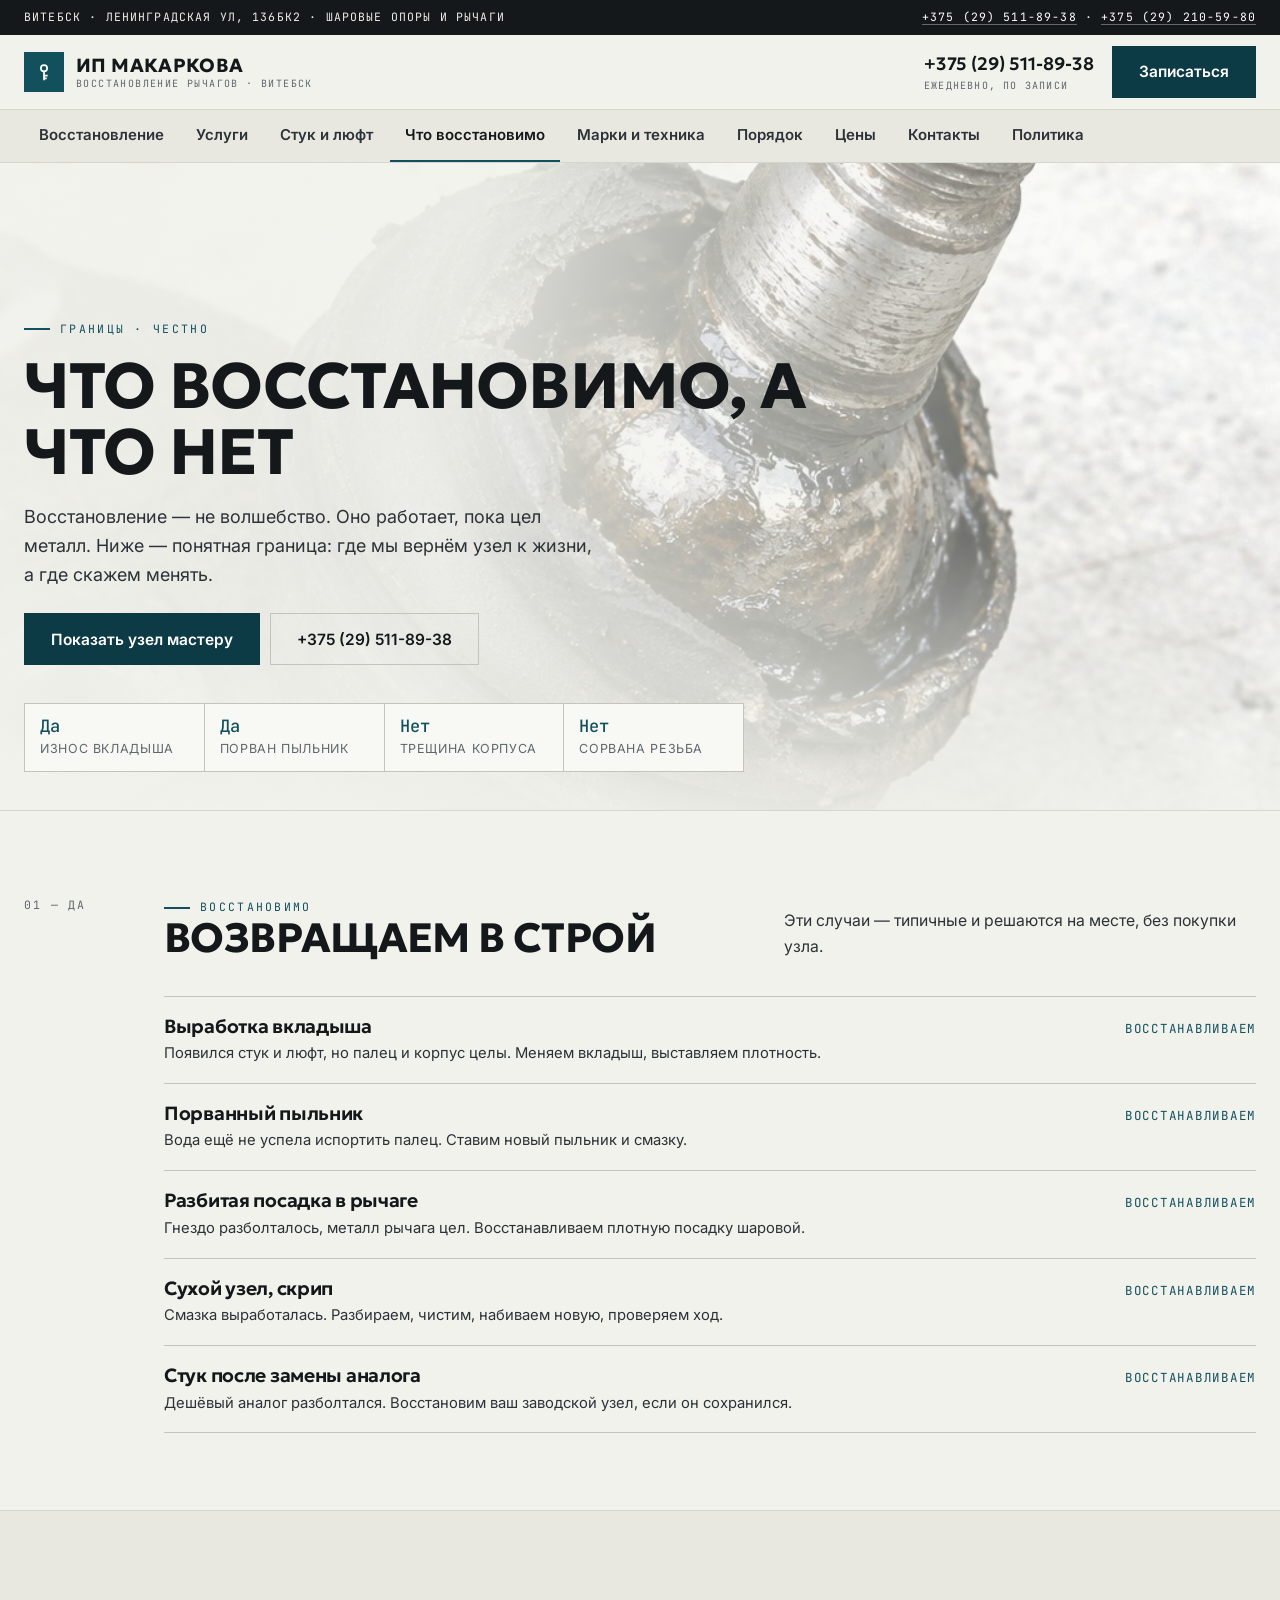
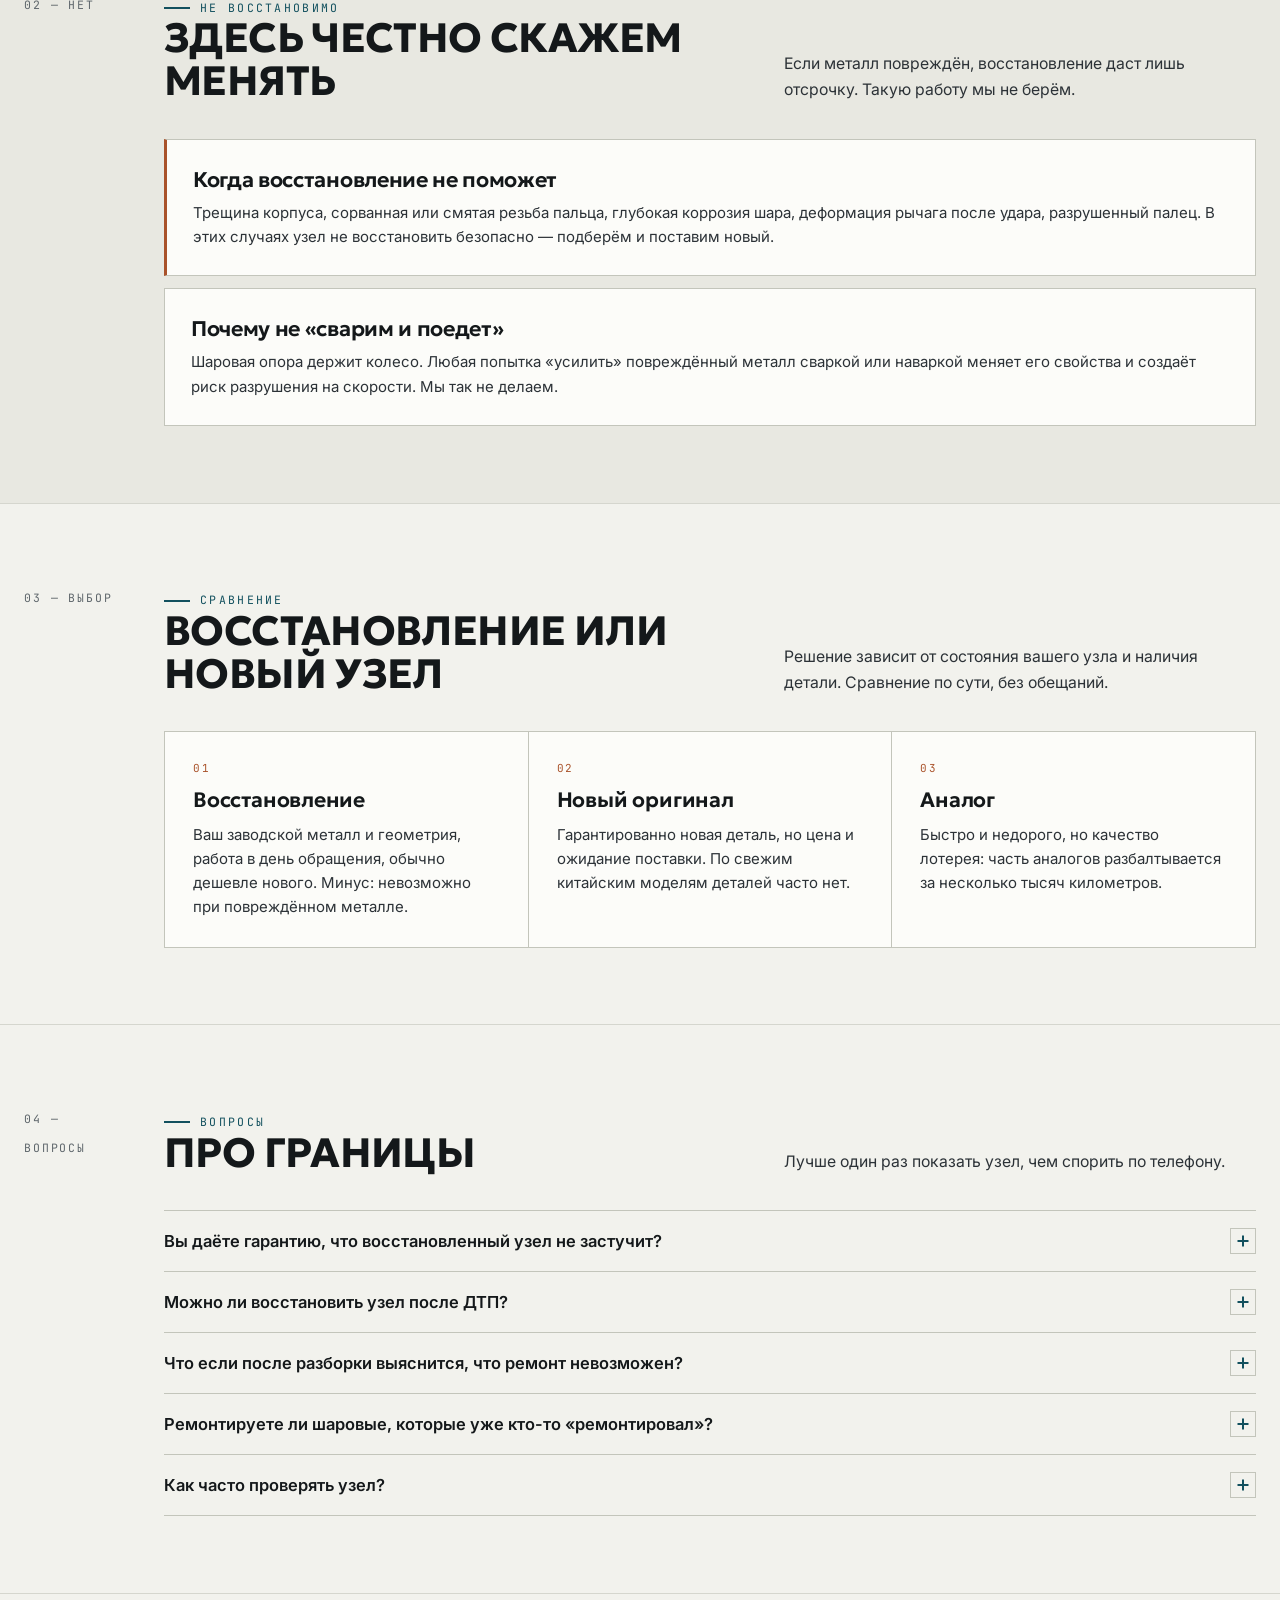
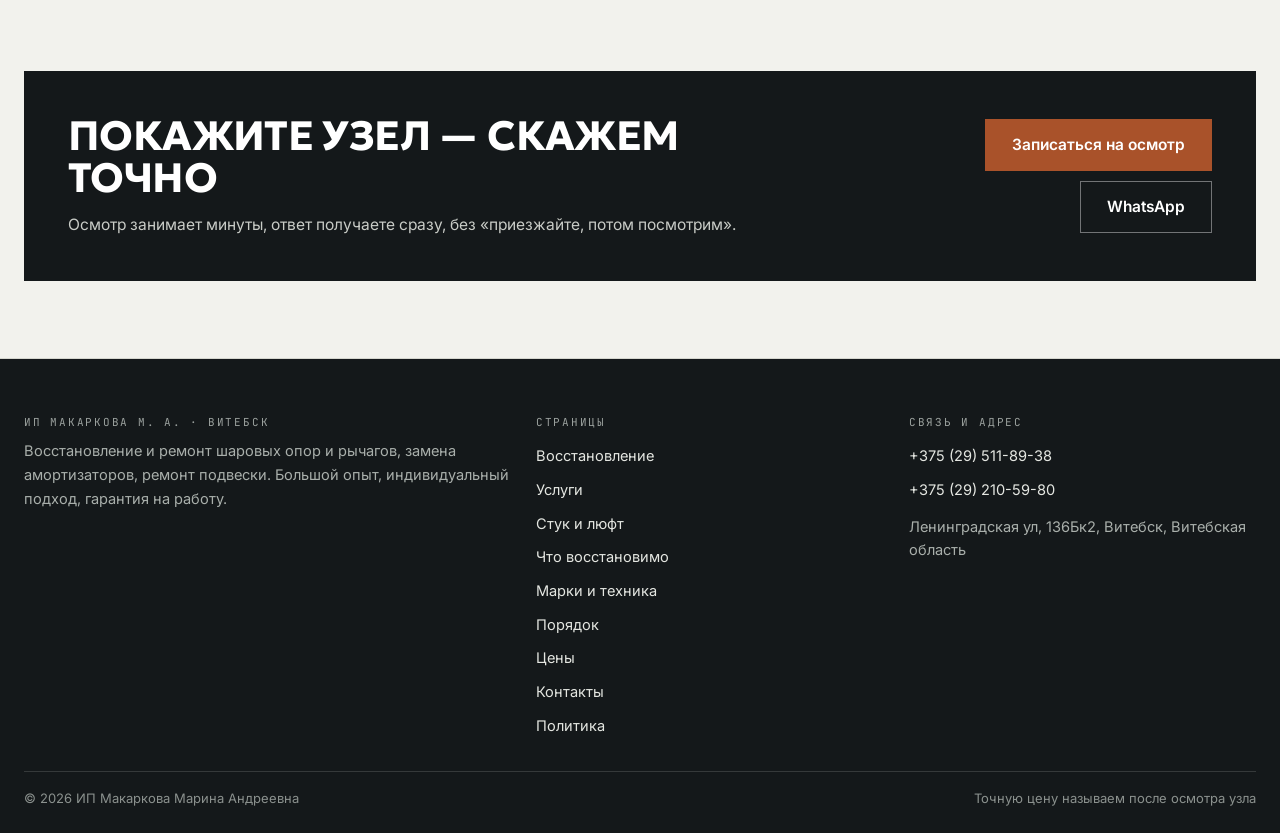
<file: granitsy.html>
<!doctype html>
<html lang="ru"><head>
<meta charset="utf-8">
<meta name="viewport" content="width=device-width,initial-scale=1">
<title>Что можно восстановить, а что нет — шаровые опоры и рычаги</title>
<meta name="description" content="Честные границы восстановления: износ вкладыша и порванный пыльник восстановимы, трещина корпуса и сорванная резьба — нет. ИП Макаркова, Витебск.">
<meta name="theme-color" content="#F2F2ED">
<link rel="icon" href="assets/img/favicon.svg" type="image/svg+xml">
<link rel="preconnect" href="https://fonts.googleapis.com"><link rel="preconnect" href="https://fonts.gstatic.com" crossorigin>
<link href="https://fonts.googleapis.com/css2?family=Geologica:wght@400;600;700&family=Inter:wght@400;500;600;700&family=JetBrains+Mono:wght@400;500&display=swap" rel="stylesheet">
<style>:root{--paper:#F2F2ED;--paper2:#E8E8E1;--ink:#14181A;--ink2:#2C3237;--muted:#5F676C;--line:#D5D6CE;--line2:#C3C5BB;--pet:#12505E;--pet-d:#0C3A45;--copper:#A9522A;--wrap:1240px}
*{box-sizing:border-box}html{overflow-x:clip;font-size:18px}
body{margin:0;background:var(--paper);color:var(--ink);font-family:Inter,system-ui,sans-serif;line-height:1.6;overflow-x:clip}
img{display:block;max-width:100%}a{color:inherit;text-decoration:none}
h1,h2{font-family:Geologica,'Arial Narrow',sans-serif;font-weight:700;text-transform:uppercase;line-height:1.04;margin:0;letter-spacing:-.015em}
.wrap{width:min(var(--wrap),calc(100% - 48px));margin:0 auto}
.hdr{position:sticky;top:0;z-index:70;background:rgba(242,242,237,.96);border-bottom:1px solid var(--line)}
.hero{position:relative;min-height:clamp(500px,70vh,740px);display:flex;align-items:flex-end;overflow:hidden;border-bottom:1px solid var(--line)}
.hero__bg{position:absolute;inset:0;z-index:-2}.hero__bg img{width:100%;height:100%;object-fit:cover}
.btn{display:inline-flex;align-items:center;justify-content:center;min-height:52px;padding:0 26px;background:var(--pet-d);color:#fff;font-weight:600;font-size:15.5px}
.btn--ghost{background:transparent;color:var(--ink);border:1px solid var(--line2)}
.strip{overflow-x:auto;background:var(--paper2);border-bottom:1px solid var(--line)}
.strip a{flex:none;padding:13px 15px;font-size:15px;font-weight:600;white-space:nowrap;color:var(--ink2)}
.drawer{position:fixed;inset:0;z-index:140;display:none;background:rgba(20,24,26,.68)}
.drawer[data-open="true"]{display:block}
.drawer__inner{position:fixed;inset:0;background:#F2F2ED;padding:16px;overflow-y:auto;display:flex;flex-direction:column}
.lock{overflow:hidden}[hidden]{display:none!important}</style>
<link rel="stylesheet" href="assets/css/site.v1.css">
</head><body>
<div class="topbar"><div class="wrap topbar__in">
<span>Витебск · Ленинградская ул, 136Бк2 · шаровые опоры и рычаги</span>
<span><a href="tel:+375295118938">+375 (29) 511-89-38</a> · <a href="tel:+375292105980">+375 (29) 210-59-80</a></span>
</div></div>
<header class="hdr"><div class="wrap hdr__in">
<a class="logo" href="index.html"><i><svg viewBox="0 0 24 24" width="22" height="22" fill="none" stroke="#fff" stroke-width="1.9"><circle cx="12" cy="8" r="3.4"/><path d="M12 11.4V21M12 16h4M12 19h3"/></svg></i><span><b>ИП Макаркова</b><span class="sub">восстановление рычагов · Витебск</span></span></a>
<span class="hdr__sp"></span>
<a class="hdr__tel" href="tel:+375295118938">+375 (29) 511-89-38<span>ежедневно, по записи</span></a>
<a class="btn" href="kontakty.html">Записаться</a>
<button class="burger" id="burger" aria-label="Меню" aria-expanded="false" aria-controls="drawer"><span></span><span></span><span></span></button>
</div></header>
<nav class="strip" aria-label="Страницы"><div class="wrap strip__in"><a href="index.html">Восстановление</a><a href="uslugi.html">Услуги</a><a href="simptomy.html">Стук и люфт</a><a href="granitsy.html" aria-current="page">Что восстановимо</a><a href="avto.html">Марки и техника</a><a href="process.html">Порядок</a><a href="ceny.html">Цены</a><a href="kontakty.html">Контакты</a><a href="politika.html">Политика</a></div></nav>
<main>
<section class="hero"><div class="hero__bg"><img src="assets/img/arm.jpg" alt="Рычаг с шаровой опорой крупным планом" fetchpriority="high"></div><div class="hero__in wrap"><span class="kick">Границы · честно</span><h1>Что восстановимо, а что нет</h1><p class="hero__lead">Восстановление — не волшебство. Оно работает, пока цел металл. Ниже — понятная граница: где мы вернём узел к жизни, а где скажем менять.</p><div class="hero__cta"><a class="btn" href="kontakty.html">Показать узел мастеру</a><a class="btn btn--ghost" href="tel:+375295118938">+375 (29) 511-89-38</a></div><div class="hero__figs"><div><b>Да</b><span>износ вкладыша</span></div><div><b>Да</b><span>порван пыльник</span></div><div><b>Нет</b><span>трещина корпуса</span></div><div><b>Нет</b><span>сорвана резьба</span></div></div></div></section><section class="band "><div class="wrap"><div class="sect sect--side"><div class="sect__side"><span class="mono">01 — да</span></div><div class="sect__main"><div class="sect__head"><div><span class="kick">Восстановимо</span><h2>Возвращаем в строй</h2></div><p>Эти случаи — типичные и решаются на месте, без покупки узла.</p></div><div class="rows"><div class="row"><div><h3>Выработка вкладыша</h3><p>Появился стук и люфт, но палец и корпус целы. Меняем вкладыш, выставляем плотность.</p></div><span class="row__p">восстанавливаем</span></div><div class="row"><div><h3>Порванный пыльник</h3><p>Вода ещё не успела испортить палец. Ставим новый пыльник и смазку.</p></div><span class="row__p">восстанавливаем</span></div><div class="row"><div><h3>Разбитая посадка в рычаге</h3><p>Гнездо разболталось, металл рычага цел. Восстанавливаем плотную посадку шаровой.</p></div><span class="row__p">восстанавливаем</span></div><div class="row"><div><h3>Сухой узел, скрип</h3><p>Смазка выработалась. Разбираем, чистим, набиваем новую, проверяем ход.</p></div><span class="row__p">восстанавливаем</span></div><div class="row"><div><h3>Стук после замены аналога</h3><p>Дешёвый аналог разболтался. Восстановим ваш заводской узел, если он сохранился.</p></div><span class="row__p">восстанавливаем</span></div></div></div></div></div></section><section class="band band--alt"><div class="wrap"><div class="sect sect--side"><div class="sect__side"><span class="mono">02 — нет</span></div><div class="sect__main"><div class="sect__head"><div><span class="kick">Не восстановимо</span><h2>Здесь честно скажем менять</h2></div><p>Если металл повреждён, восстановление даст лишь отсрочку. Такую работу мы не берём.</p></div><div class="plate plate--warn"><h3>Когда восстановление не поможет</h3><p>Трещина корпуса, сорванная или смятая резьба пальца, глубокая коррозия шара, деформация рычага после удара, разрушенный палец. В этих случаях узел не восстановить безопасно — подберём и поставим новый.</p></div><div class="plate" style="margin-top:12px"><h3>Почему не «сварим и поедет»</h3><p>Шаровая опора держит колесо. Любая попытка «усилить» повреждённый металл сваркой или наваркой меняет его свойства и создаёт риск разрушения на скорости. Мы так не делаем.</p></div></div></div></div></section><section class="band "><div class="wrap"><div class="sect sect--side"><div class="sect__side"><span class="mono">03 — выбор</span></div><div class="sect__main"><div class="sect__head"><div><span class="kick">Сравнение</span><h2>Восстановление или новый узел</h2></div><p>Решение зависит от состояния вашего узла и наличия детали. Сравнение по сути, без обещаний.</p></div><div class="cards"><div class="card"><span class="card__n">01</span><h3>Восстановление</h3><p>Ваш заводской металл и геометрия, работа в день обращения, обычно дешевле нового. Минус: невозможно при повреждённом металле.</p></div><div class="card"><span class="card__n">02</span><h3>Новый оригинал</h3><p>Гарантированно новая деталь, но цена и ожидание поставки. По свежим китайским моделям деталей часто нет.</p></div><div class="card"><span class="card__n">03</span><h3>Аналог</h3><p>Быстро и недорого, но качество лотерея: часть аналогов разбалтывается за несколько тысяч километров.</p></div></div></div></div></div></section><section class="band "><div class="wrap"><div class="sect sect--side"><div class="sect__side"><span class="mono">04 — вопросы</span></div><div class="sect__main"><div class="sect__head"><div><span class="kick">Вопросы</span><h2>Про границы</h2></div><p>Лучше один раз показать узел, чем спорить по телефону.</p></div><div class="faq"><div class="faq__i" data-open="false"><button class="faq__q" type="button" aria-expanded="false">Вы даёте гарантию, что восстановленный узел не застучит?<i></i></button><div class="faq__a"><p>Даём гарантию на работу: если стук вернулся из-за нашей сборки или расходников, исправим. При повторном ударе или разрыве пыльника гарантия не действует.</p></div></div><div class="faq__i" data-open="false"><button class="faq__q" type="button" aria-expanded="false">Можно ли восстановить узел после ДТП?<i></i></button><div class="faq__a"><p>Если рычаг деформирован — нет. Если пострадала только шаровая, а геометрия цела, оценим после осмотра.</p></div></div><div class="faq__i" data-open="false"><button class="faq__q" type="button" aria-expanded="false">Что если после разборки выяснится, что ремонт невозможен?<i></i></button><div class="faq__a"><p>Скажем сразу и назовём варианты новой детали. За разборку в таком случае возьмём только работу по дефектовке.</p></div></div><div class="faq__i" data-open="false"><button class="faq__q" type="button" aria-expanded="false">Ремонтируете ли шаровые, которые уже кто-то «ремонтировал»?<i></i></button><div class="faq__a"><p>Смотрим по факту: если вмешательство не испортило посадки и резьбу, восстановим.</p></div></div><div class="faq__i" data-open="false"><button class="faq__q" type="button" aria-expanded="false">Как часто проверять узел?<i></i></button><div class="faq__a"><p>На ТО и при появлении стука. Порванный пыльник лучше заметить в первые недели — тогда восстановление дешевле.</p></div></div></div></div></div></div></section><section class="band"><div class="wrap"><div class="cta"><div><h2>Покажите узел — скажем точно</h2><p>Осмотр занимает минуты, ответ получаете сразу, без «приезжайте, потом посмотрим».</p></div><div class="cta__act"><a class="btn" href="kontakty.html">Записаться на осмотр</a><a class="btn btn--ghost" href="https://wa.me/375295118938">WhatsApp</a></div></div></div></section></main>
<footer class="foot"><div class="wrap">
<div class="foot__grid">
<div><h4>ИП Макаркова М. А. · Витебск</h4>
<p>Восстановление и ремонт шаровых опор и рычагов, замена амортизаторов, ремонт подвески. Большой опыт, индивидуальный подход, гарантия на работу.</p></div>
<div><h4>Страницы</h4><a href="index.html">Восстановление</a><a href="uslugi.html">Услуги</a><a href="simptomy.html">Стук и люфт</a><a href="granitsy.html">Что восстановимо</a><a href="avto.html">Марки и техника</a><a href="process.html">Порядок</a><a href="ceny.html">Цены</a><a href="kontakty.html">Контакты</a><a href="politika.html">Политика</a></div>
<div><h4>Связь и адрес</h4><a href="tel:+375295118938">+375 (29) 511-89-38</a><a href="tel:+375292105980">+375 (29) 210-59-80</a>
<p style="margin-top:8px">Ленинградская ул, 136Бк2, Витебск, Витебская область</p></div>
</div>
<div class="foot__bot"><span>© 2026 ИП Макаркова Марина Андреевна</span><span>Точную цену называем после осмотра узла</span></div>
</div></footer>
<div class="fbar">
<a href="tel:+375295118938"><svg viewBox="0 0 24 24"><path d="M5 4h4l2 5-2.5 1.5a12 12 0 0 0 5 5L15 13l5 2v4a2 2 0 0 1-2 2A16 16 0 0 1 3 6a2 2 0 0 1 2-2z"/></svg>Позвонить</a>
<a href="https://wa.me/375295118938"><svg viewBox="0 0 24 24"><path d="M12 3a9 9 0 0 0-7.8 13.5L3 21l4.6-1.2A9 9 0 1 0 12 3z"/></svg>WhatsApp</a>
<a href="viber://chat?number=%2B375295118938"><svg viewBox="0 0 24 24"><path d="M12 3c5 0 9 3.4 9 7.6 0 4.2-4 7.6-9 7.6-1 0-2-.1-2.9-.4L5 20l.8-3.2C4.1 15.3 3 13.1 3 10.6 3 6.4 7 3 12 3z"/></svg>Viber</a>
<a href="https://t.me/+375295118938" target="_blank" rel="noopener"><svg viewBox="0 0 24 24"><path d="M21 4L3 11l5 2 2 6 3-4 5 3z"/></svg>Telegram</a>
</div>
<div class="drawer" id="drawer" data-open="false" aria-hidden="true"><div class="drawer__inner">
<div class="drawer__top"><span class="mono">Меню</span><button class="drawer__close" id="drawerClose" aria-label="Закрыть меню"></button></div>
<a href="index.html">Восстановление</a><a href="uslugi.html">Услуги</a><a href="simptomy.html">Стук и люфт</a><a href="granitsy.html">Что восстановимо</a><a href="avto.html">Марки и техника</a><a href="process.html">Порядок</a><a href="ceny.html">Цены</a><a href="kontakty.html">Контакты</a><a href="politika.html">Политика</a>
<a class="btn" href="https://wa.me/375295118938" target="_blank" rel="noopener" style="margin-top:18px">Написать в WhatsApp</a>
</div></div>
<script src="assets/js/main.v1.js" defer></script>
</body></html>
</file>
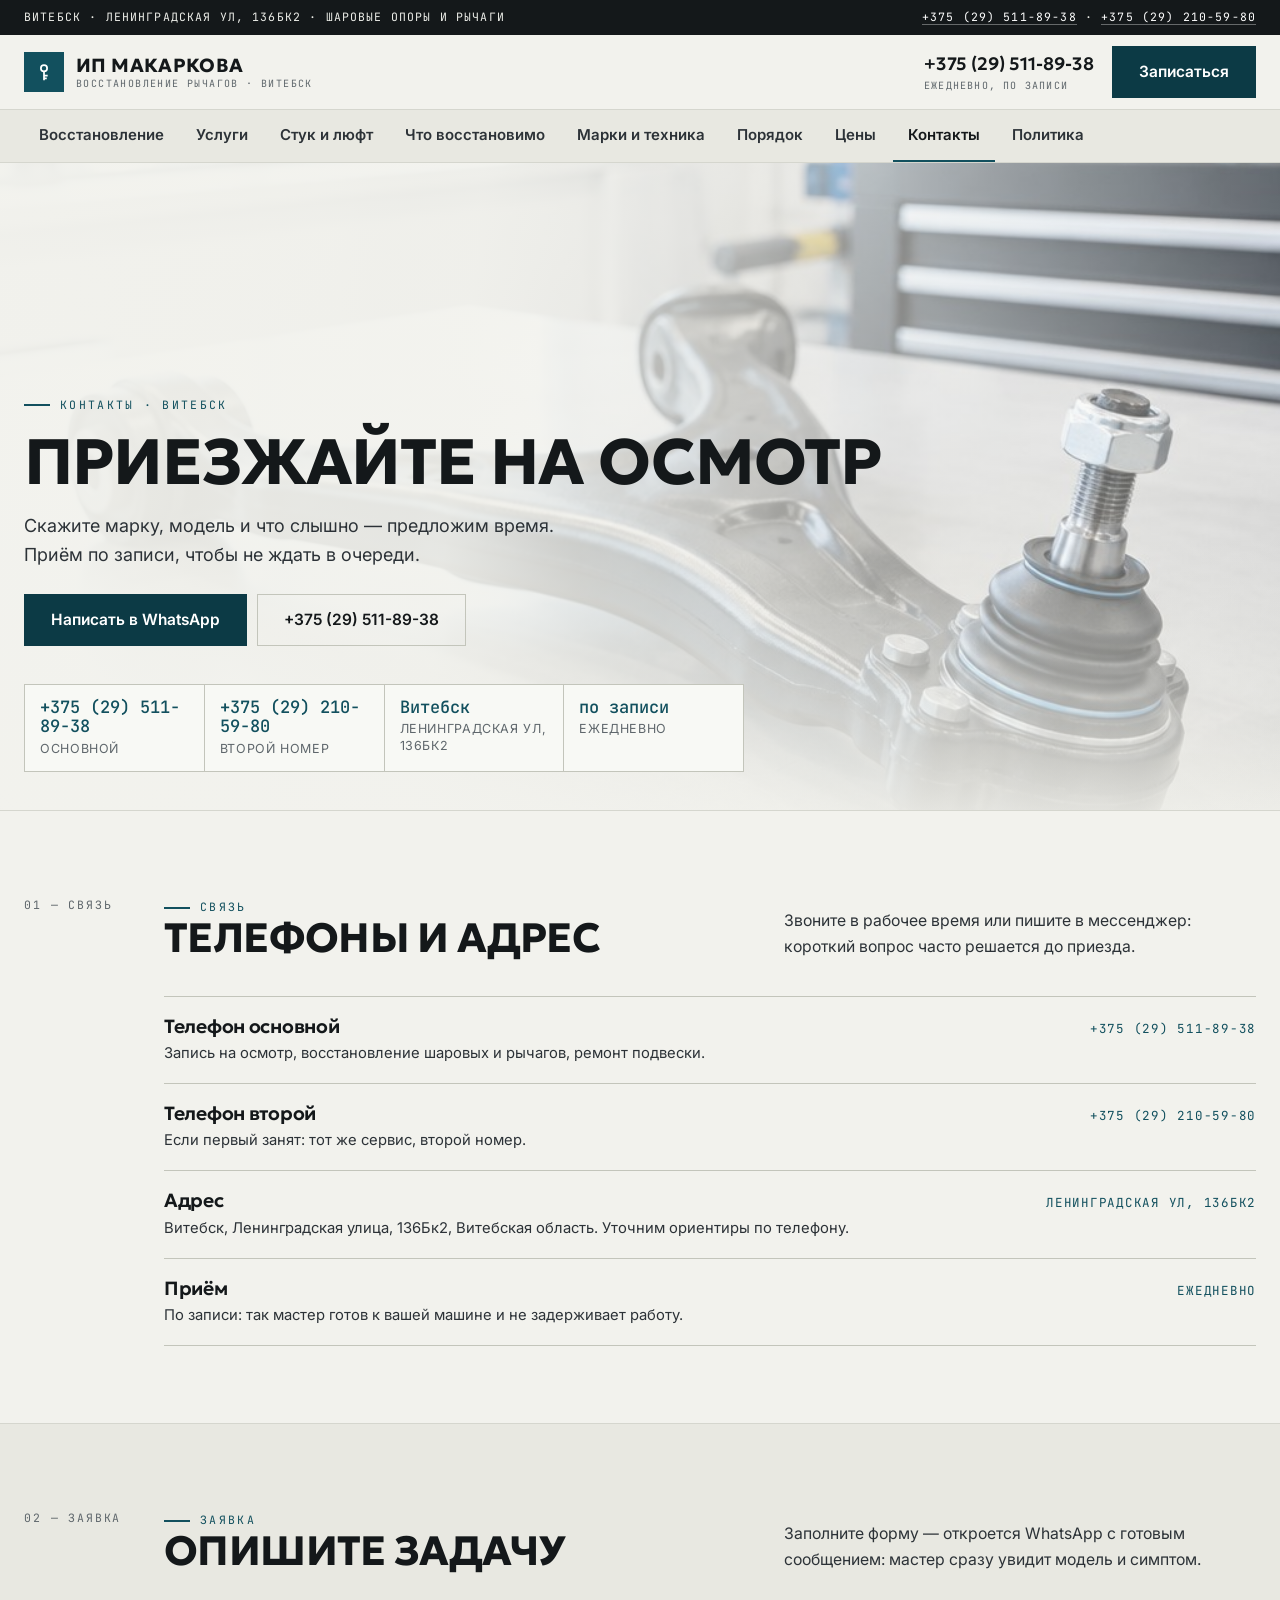
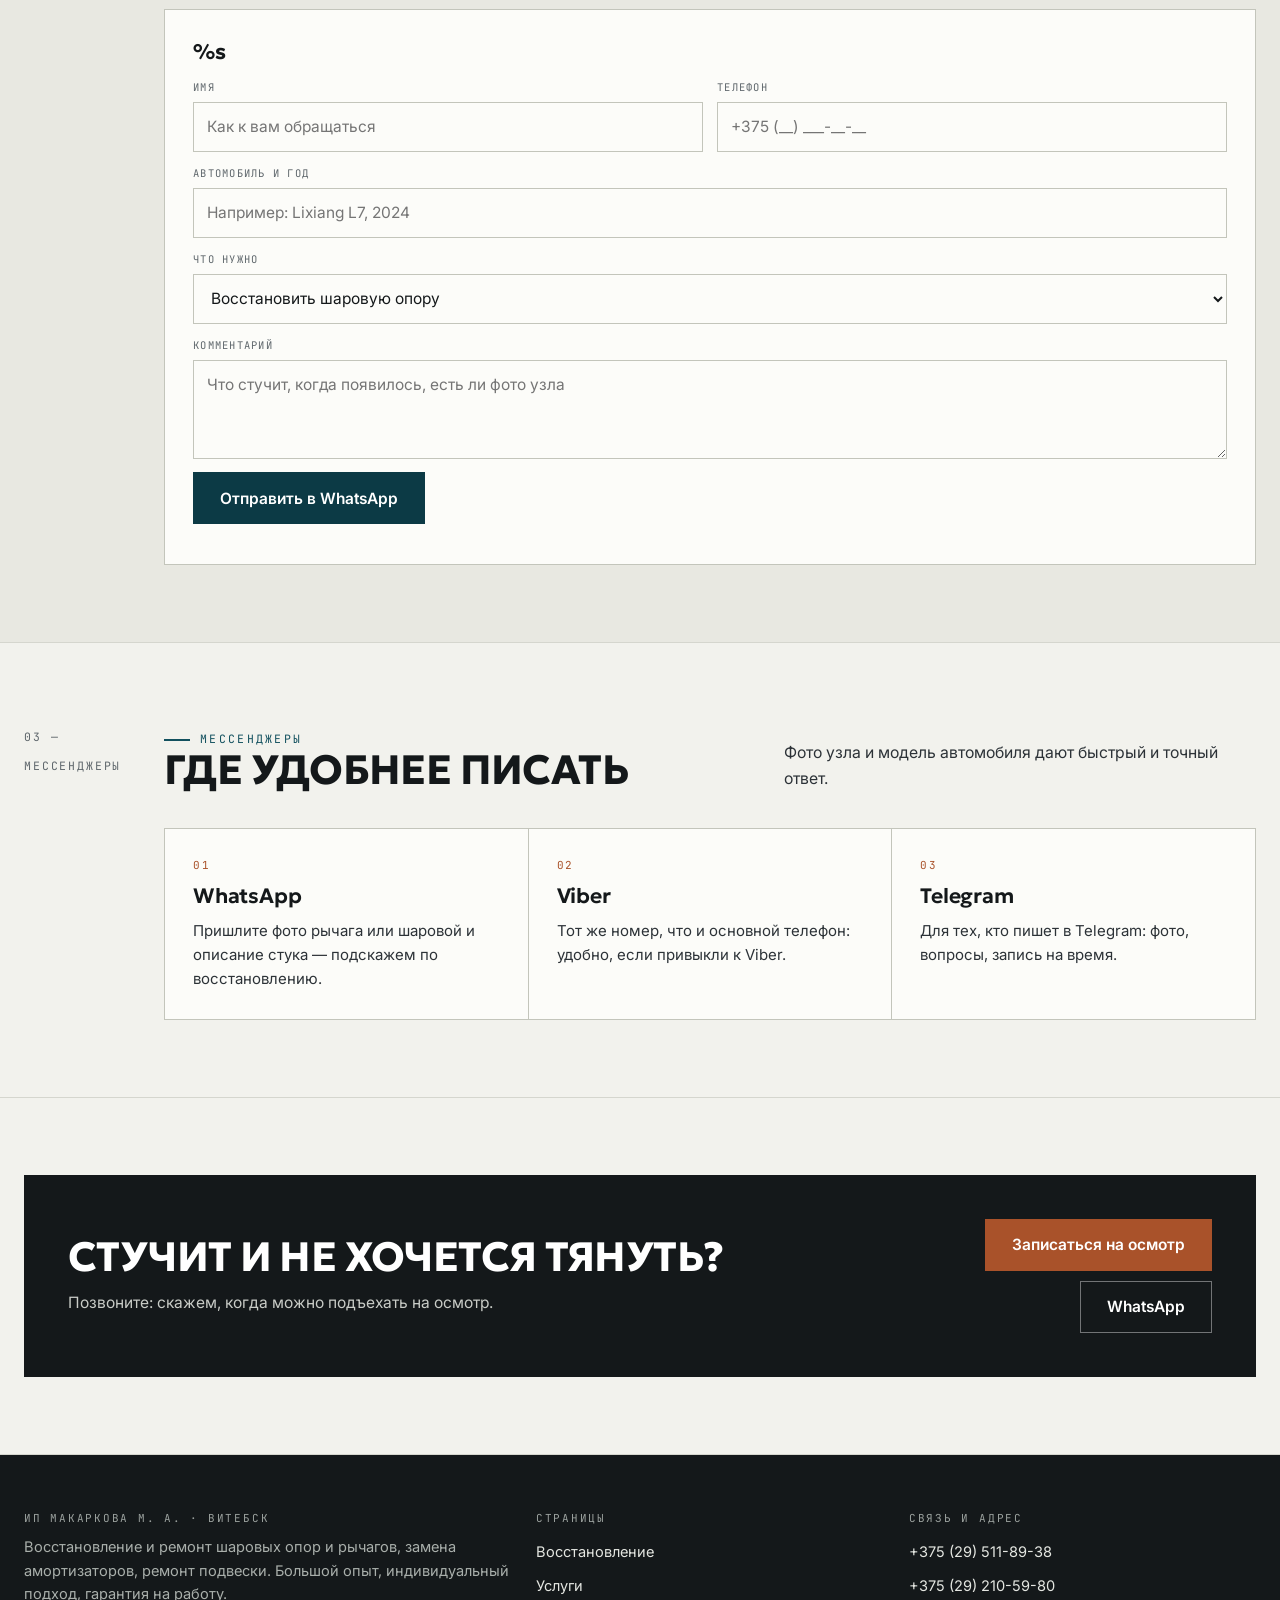
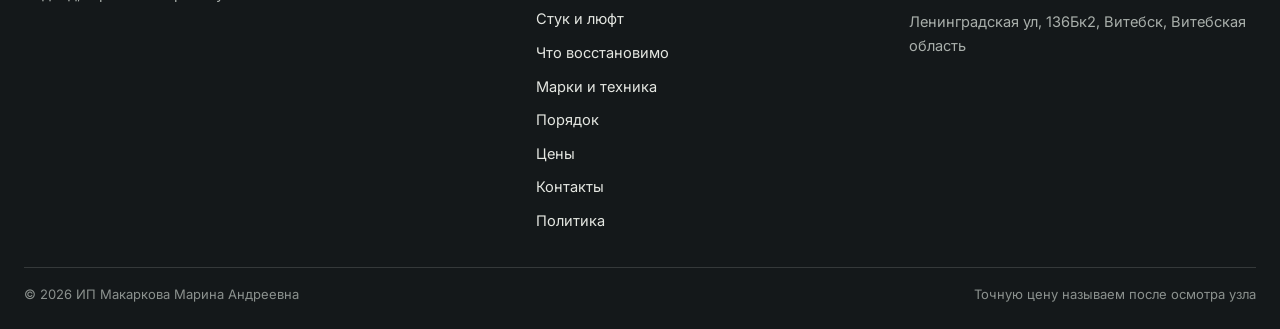
<file: kontakty.html>
<!doctype html>
<html lang="ru"><head>
<meta charset="utf-8">
<meta name="viewport" content="width=device-width,initial-scale=1">
<title>Контакты — ИП Макаркова, Витебск, Ленинградская 136Бк2</title>
<meta name="description" content="Контакты мастерской по восстановлению шаровых опор и рычагов в Витебске: Ленинградская улица, 136Бк2. Телефоны +375 (29) 511-89-38 и +375 (29) 210-59-80.">
<meta name="theme-color" content="#F2F2ED">
<link rel="icon" href="assets/img/favicon.svg" type="image/svg+xml">
<link rel="preconnect" href="https://fonts.googleapis.com"><link rel="preconnect" href="https://fonts.gstatic.com" crossorigin>
<link href="https://fonts.googleapis.com/css2?family=Geologica:wght@400;600;700&family=Inter:wght@400;500;600;700&family=JetBrains+Mono:wght@400;500&display=swap" rel="stylesheet">
<style>:root{--paper:#F2F2ED;--paper2:#E8E8E1;--ink:#14181A;--ink2:#2C3237;--muted:#5F676C;--line:#D5D6CE;--line2:#C3C5BB;--pet:#12505E;--pet-d:#0C3A45;--copper:#A9522A;--wrap:1240px}
*{box-sizing:border-box}html{overflow-x:clip;font-size:18px}
body{margin:0;background:var(--paper);color:var(--ink);font-family:Inter,system-ui,sans-serif;line-height:1.6;overflow-x:clip}
img{display:block;max-width:100%}a{color:inherit;text-decoration:none}
h1,h2{font-family:Geologica,'Arial Narrow',sans-serif;font-weight:700;text-transform:uppercase;line-height:1.04;margin:0;letter-spacing:-.015em}
.wrap{width:min(var(--wrap),calc(100% - 48px));margin:0 auto}
.hdr{position:sticky;top:0;z-index:70;background:rgba(242,242,237,.96);border-bottom:1px solid var(--line)}
.hero{position:relative;min-height:clamp(500px,70vh,740px);display:flex;align-items:flex-end;overflow:hidden;border-bottom:1px solid var(--line)}
.hero__bg{position:absolute;inset:0;z-index:-2}.hero__bg img{width:100%;height:100%;object-fit:cover}
.btn{display:inline-flex;align-items:center;justify-content:center;min-height:52px;padding:0 26px;background:var(--pet-d);color:#fff;font-weight:600;font-size:15.5px}
.btn--ghost{background:transparent;color:var(--ink);border:1px solid var(--line2)}
.strip{overflow-x:auto;background:var(--paper2);border-bottom:1px solid var(--line)}
.strip a{flex:none;padding:13px 15px;font-size:15px;font-weight:600;white-space:nowrap;color:var(--ink2)}
.drawer{position:fixed;inset:0;z-index:140;display:none;background:rgba(20,24,26,.68)}
.drawer[data-open="true"]{display:block}
.drawer__inner{position:fixed;inset:0;background:#F2F2ED;padding:16px;overflow-y:auto;display:flex;flex-direction:column}
.lock{overflow:hidden}[hidden]{display:none!important}</style>
<link rel="stylesheet" href="assets/css/site.v1.css">
</head><body>
<div class="topbar"><div class="wrap topbar__in">
<span>Витебск · Ленинградская ул, 136Бк2 · шаровые опоры и рычаги</span>
<span><a href="tel:+375295118938">+375 (29) 511-89-38</a> · <a href="tel:+375292105980">+375 (29) 210-59-80</a></span>
</div></div>
<header class="hdr"><div class="wrap hdr__in">
<a class="logo" href="index.html"><i><svg viewBox="0 0 24 24" width="22" height="22" fill="none" stroke="#fff" stroke-width="1.9"><circle cx="12" cy="8" r="3.4"/><path d="M12 11.4V21M12 16h4M12 19h3"/></svg></i><span><b>ИП Макаркова</b><span class="sub">восстановление рычагов · Витебск</span></span></a>
<span class="hdr__sp"></span>
<a class="hdr__tel" href="tel:+375295118938">+375 (29) 511-89-38<span>ежедневно, по записи</span></a>
<a class="btn" href="kontakty.html">Записаться</a>
<button class="burger" id="burger" aria-label="Меню" aria-expanded="false" aria-controls="drawer"><span></span><span></span><span></span></button>
</div></header>
<nav class="strip" aria-label="Страницы"><div class="wrap strip__in"><a href="index.html">Восстановление</a><a href="uslugi.html">Услуги</a><a href="simptomy.html">Стук и люфт</a><a href="granitsy.html">Что восстановимо</a><a href="avto.html">Марки и техника</a><a href="process.html">Порядок</a><a href="ceny.html">Цены</a><a href="kontakty.html" aria-current="page">Контакты</a><a href="politika.html">Политика</a></div></nav>
<main>
<section class="hero"><div class="hero__bg"><img src="assets/img/hero.jpg" alt="Рычаг с шаровой опорой на верстаке" fetchpriority="high"></div><div class="hero__in wrap"><span class="kick">Контакты · Витебск</span><h1>Приезжайте на осмотр</h1><p class="hero__lead">Скажите марку, модель и что слышно — предложим время. Приём по записи, чтобы не ждать в очереди.</p><div class="hero__cta"><a class="btn" href="https://wa.me/375295118938">Написать в WhatsApp</a><a class="btn btn--ghost" href="tel:+375295118938">+375 (29) 511-89-38</a></div><div class="hero__figs"><div><b>+375 (29) 511-89-38</b><span>основной</span></div><div><b>+375 (29) 210-59-80</b><span>второй номер</span></div><div><b>Витебск</b><span>Ленинградская ул, 136Бк2</span></div><div><b>по записи</b><span>ежедневно</span></div></div></div></section><section class="band "><div class="wrap"><div class="sect sect--side"><div class="sect__side"><span class="mono">01 — связь</span></div><div class="sect__main"><div class="sect__head"><div><span class="kick">Связь</span><h2>Телефоны и адрес</h2></div><p>Звоните в рабочее время или пишите в мессенджер: короткий вопрос часто решается до приезда.</p></div><div class="rows"><div class="row"><div><h3>Телефон основной</h3><p>Запись на осмотр, восстановление шаровых и рычагов, ремонт подвески.</p></div><span class="row__p">+375 (29) 511-89-38</span></div><div class="row"><div><h3>Телефон второй</h3><p>Если первый занят: тот же сервис, второй номер.</p></div><span class="row__p">+375 (29) 210-59-80</span></div><div class="row"><div><h3>Адрес</h3><p>Витебск, Ленинградская улица, 136Бк2, Витебская область. Уточним ориентиры по телефону.</p></div><span class="row__p">Ленинградская ул, 136Бк2</span></div><div class="row"><div><h3>Приём</h3><p>По записи: так мастер готов к вашей машине и не задерживает работу.</p></div><span class="row__p">ежедневно</span></div></div></div></div></div></section><section class="band band--alt"><div class="wrap"><div class="sect sect--side"><div class="sect__side"><span class="mono">02 — заявка</span></div><div class="sect__main"><div class="sect__head"><div><span class="kick">Заявка</span><h2>Опишите задачу</h2></div><p>Заполните форму — откроется WhatsApp с готовым сообщением: мастер сразу увидит модель и симптом.</p></div><form class="form" id="reqForm" novalidate><h3 style="margin-bottom:14px">%s</h3><div class="form__row"><div class="fld"><label for="fName">Имя</label><input id="fName" name="name" autocomplete="name" placeholder="Как к вам обращаться"></div><div class="fld"><label for="fTel">Телефон</label><input id="fTel" name="tel" type="tel" autocomplete="tel" placeholder="+375 (__) ___-__-__"></div></div><div class="fld"><label for="fCar">Автомобиль и год</label><input id="fCar" name="car" placeholder="Например: Lixiang L7, 2024"></div><div class="fld"><label for="fTask">Что нужно</label><select id="fTask" name="task"><option>Восстановить шаровую опору</option><option>Восстановить рычаг</option><option>Заменить амортизаторы</option><option>Ремонт подвески, стук</option><option>Не знаю, нужна диагностика</option></select></div><div class="fld"><label for="fNote">Комментарий</label><textarea id="fNote" name="note" rows="3" placeholder="Что стучит, когда появилось, есть ли фото узла"></textarea></div><button class="btn" type="submit" style="width:100%%">Отправить в WhatsApp</button><p class="formout" id="formout"></p></form></div></div></div></section><section class="band "><div class="wrap"><div class="sect sect--side"><div class="sect__side"><span class="mono">03 — мессенджеры</span></div><div class="sect__main"><div class="sect__head"><div><span class="kick">Мессенджеры</span><h2>Где удобнее писать</h2></div><p>Фото узла и модель автомобиля дают быстрый и точный ответ.</p></div><div class="cards"><div class="card"><span class="card__n">01</span><h3>WhatsApp</h3><p>Пришлите фото рычага или шаровой и описание стука — подскажем по восстановлению.</p></div><div class="card"><span class="card__n">02</span><h3>Viber</h3><p>Тот же номер, что и основной телефон: удобно, если привыкли к Viber.</p></div><div class="card"><span class="card__n">03</span><h3>Telegram</h3><p>Для тех, кто пишет в Telegram: фото, вопросы, запись на время.</p></div></div></div></div></div></section><section class="band"><div class="wrap"><div class="cta"><div><h2>Стучит и не хочется тянуть?</h2><p>Позвоните: скажем, когда можно подъехать на осмотр.</p></div><div class="cta__act"><a class="btn" href="kontakty.html">Записаться на осмотр</a><a class="btn btn--ghost" href="https://wa.me/375295118938">WhatsApp</a></div></div></div></section></main>
<footer class="foot"><div class="wrap">
<div class="foot__grid">
<div><h4>ИП Макаркова М. А. · Витебск</h4>
<p>Восстановление и ремонт шаровых опор и рычагов, замена амортизаторов, ремонт подвески. Большой опыт, индивидуальный подход, гарантия на работу.</p></div>
<div><h4>Страницы</h4><a href="index.html">Восстановление</a><a href="uslugi.html">Услуги</a><a href="simptomy.html">Стук и люфт</a><a href="granitsy.html">Что восстановимо</a><a href="avto.html">Марки и техника</a><a href="process.html">Порядок</a><a href="ceny.html">Цены</a><a href="kontakty.html">Контакты</a><a href="politika.html">Политика</a></div>
<div><h4>Связь и адрес</h4><a href="tel:+375295118938">+375 (29) 511-89-38</a><a href="tel:+375292105980">+375 (29) 210-59-80</a>
<p style="margin-top:8px">Ленинградская ул, 136Бк2, Витебск, Витебская область</p></div>
</div>
<div class="foot__bot"><span>© 2026 ИП Макаркова Марина Андреевна</span><span>Точную цену называем после осмотра узла</span></div>
</div></footer>
<div class="fbar">
<a href="tel:+375295118938"><svg viewBox="0 0 24 24"><path d="M5 4h4l2 5-2.5 1.5a12 12 0 0 0 5 5L15 13l5 2v4a2 2 0 0 1-2 2A16 16 0 0 1 3 6a2 2 0 0 1 2-2z"/></svg>Позвонить</a>
<a href="https://wa.me/375295118938"><svg viewBox="0 0 24 24"><path d="M12 3a9 9 0 0 0-7.8 13.5L3 21l4.6-1.2A9 9 0 1 0 12 3z"/></svg>WhatsApp</a>
<a href="viber://chat?number=%2B375295118938"><svg viewBox="0 0 24 24"><path d="M12 3c5 0 9 3.4 9 7.6 0 4.2-4 7.6-9 7.6-1 0-2-.1-2.9-.4L5 20l.8-3.2C4.1 15.3 3 13.1 3 10.6 3 6.4 7 3 12 3z"/></svg>Viber</a>
<a href="https://t.me/+375295118938" target="_blank" rel="noopener"><svg viewBox="0 0 24 24"><path d="M21 4L3 11l5 2 2 6 3-4 5 3z"/></svg>Telegram</a>
</div>
<div class="drawer" id="drawer" data-open="false" aria-hidden="true"><div class="drawer__inner">
<div class="drawer__top"><span class="mono">Меню</span><button class="drawer__close" id="drawerClose" aria-label="Закрыть меню"></button></div>
<a href="index.html">Восстановление</a><a href="uslugi.html">Услуги</a><a href="simptomy.html">Стук и люфт</a><a href="granitsy.html">Что восстановимо</a><a href="avto.html">Марки и техника</a><a href="process.html">Порядок</a><a href="ceny.html">Цены</a><a href="kontakty.html">Контакты</a><a href="politika.html">Политика</a>
<a class="btn" href="https://wa.me/375295118938" target="_blank" rel="noopener" style="margin-top:18px">Написать в WhatsApp</a>
</div></div>
<script src="assets/js/main.v1.js" defer></script>
</body></html>
</file>
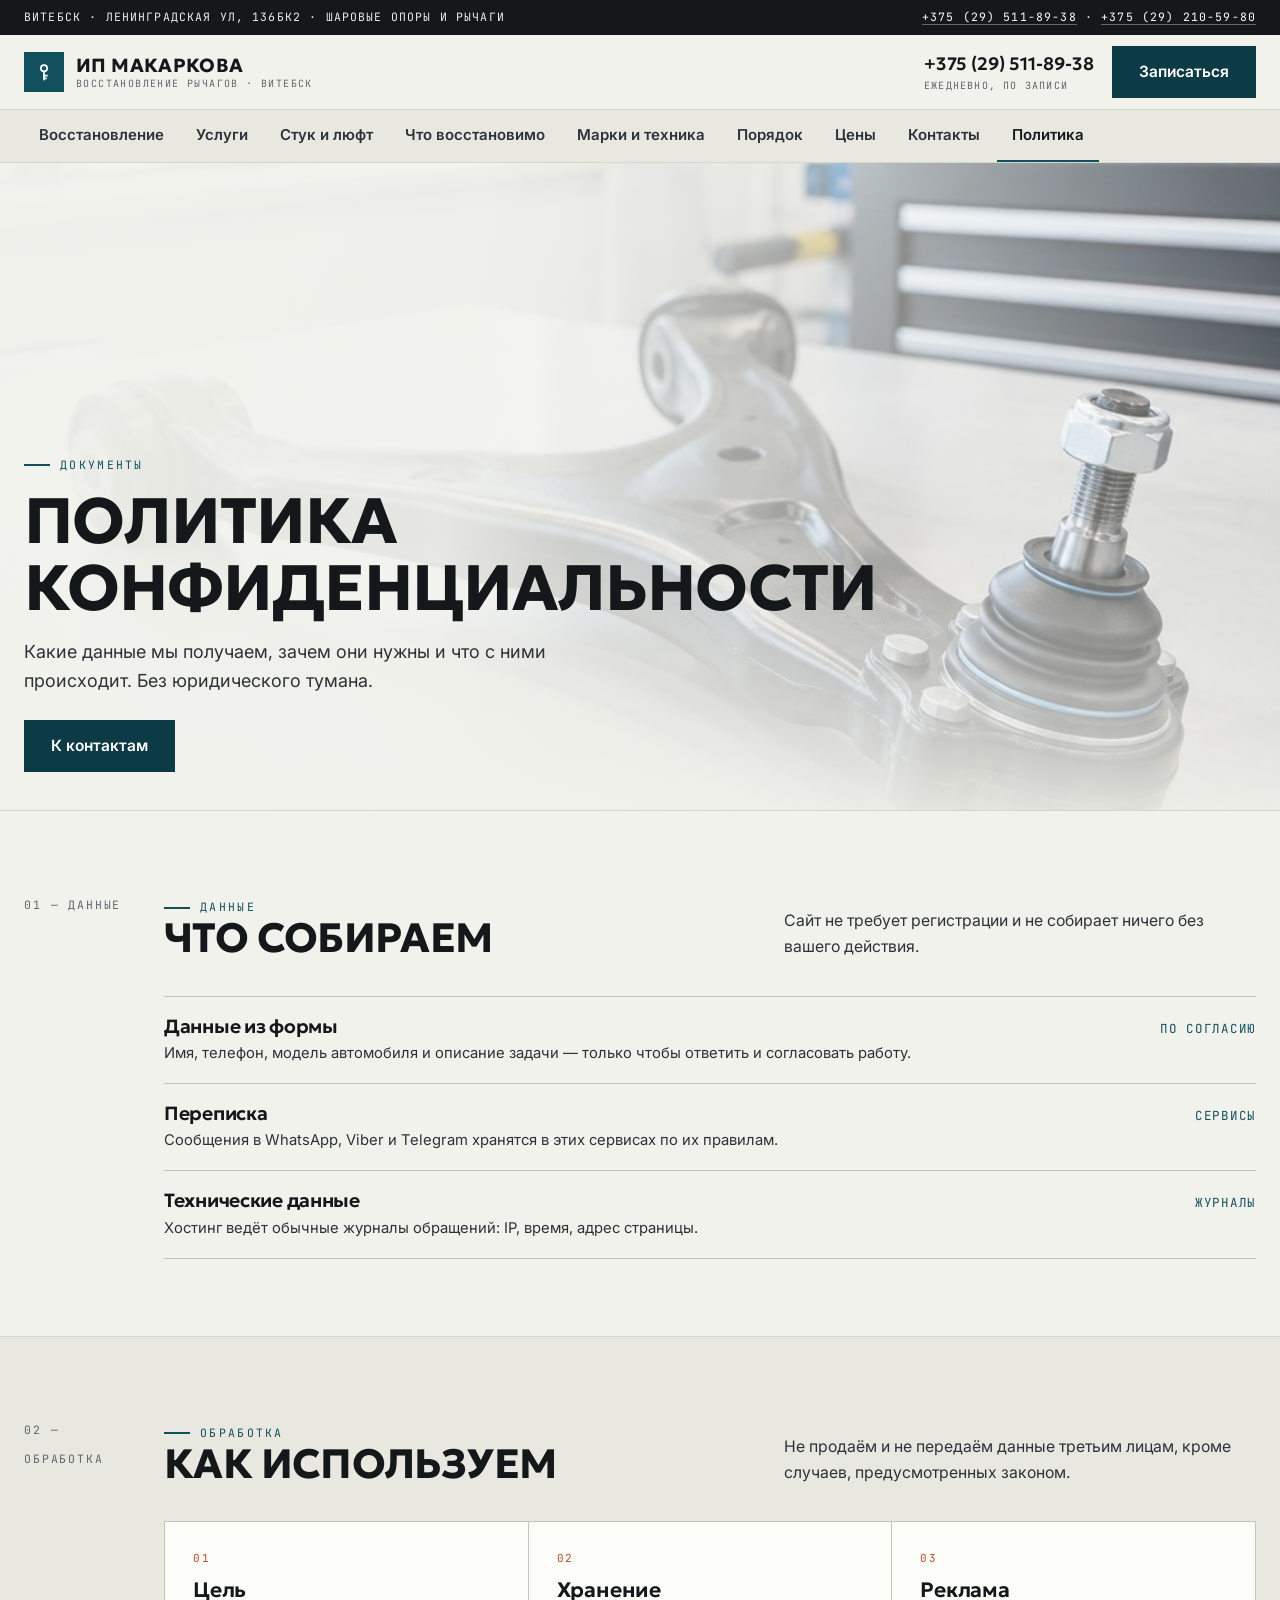
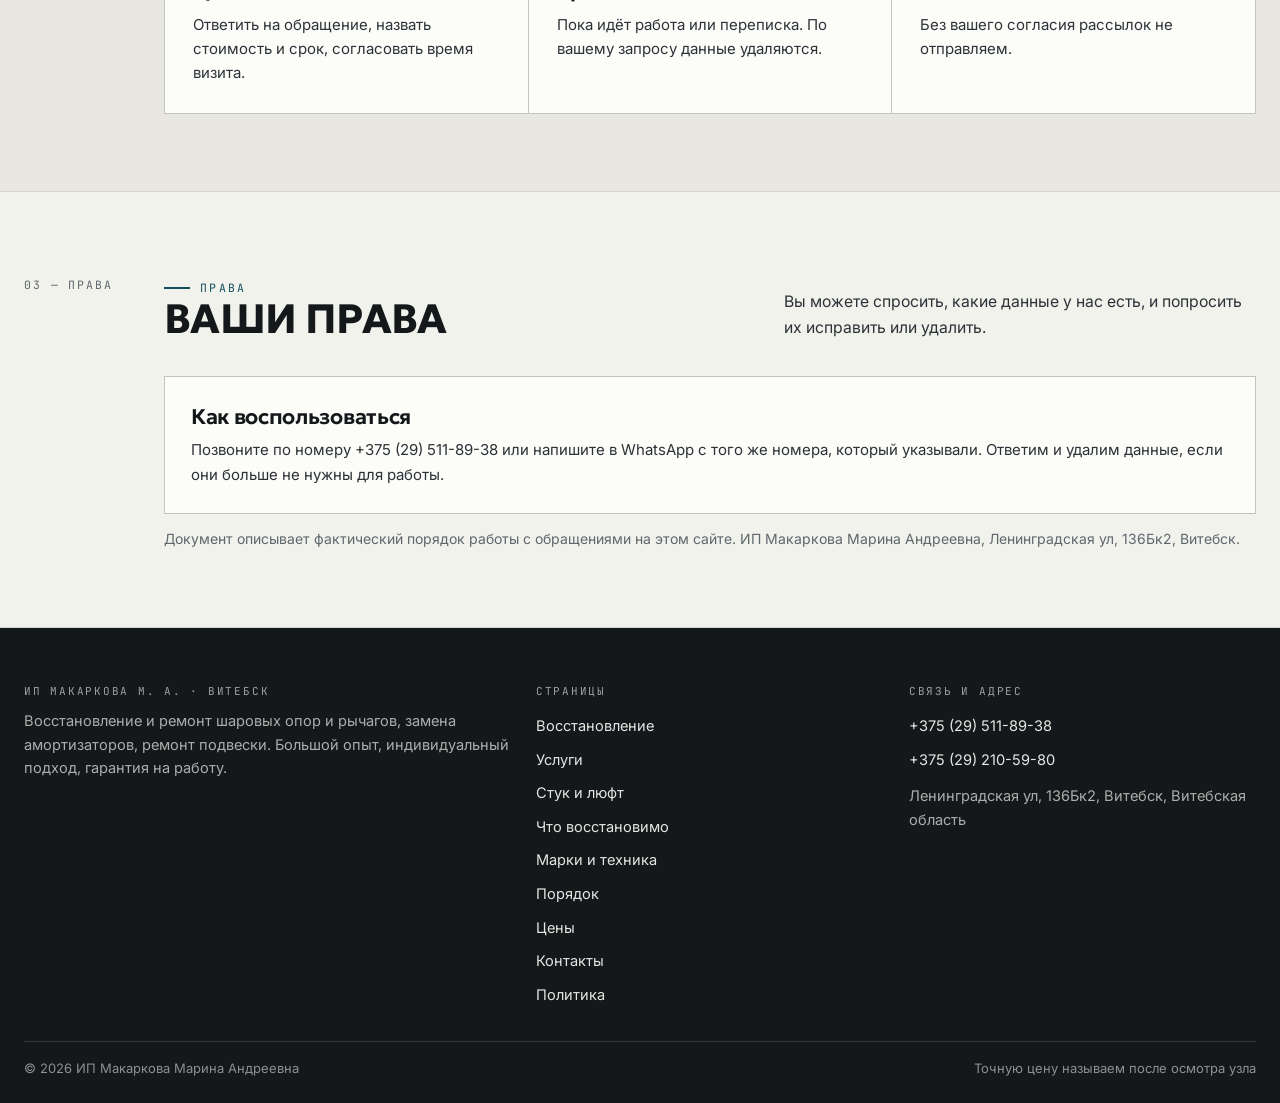
<file: politika.html>
<!doctype html>
<html lang="ru"><head>
<meta charset="utf-8">
<meta name="viewport" content="width=device-width,initial-scale=1">
<title>Политика конфиденциальности — ИП Макаркова</title>
<meta name="description" content="Политика обработки персональных данных сайта мастерской по восстановлению шаровых опор и рычагов в Витебске.">
<meta name="theme-color" content="#F2F2ED">
<link rel="icon" href="assets/img/favicon.svg" type="image/svg+xml">
<link rel="preconnect" href="https://fonts.googleapis.com"><link rel="preconnect" href="https://fonts.gstatic.com" crossorigin>
<link href="https://fonts.googleapis.com/css2?family=Geologica:wght@400;600;700&family=Inter:wght@400;500;600;700&family=JetBrains+Mono:wght@400;500&display=swap" rel="stylesheet">
<style>:root{--paper:#F2F2ED;--paper2:#E8E8E1;--ink:#14181A;--ink2:#2C3237;--muted:#5F676C;--line:#D5D6CE;--line2:#C3C5BB;--pet:#12505E;--pet-d:#0C3A45;--copper:#A9522A;--wrap:1240px}
*{box-sizing:border-box}html{overflow-x:clip;font-size:18px}
body{margin:0;background:var(--paper);color:var(--ink);font-family:Inter,system-ui,sans-serif;line-height:1.6;overflow-x:clip}
img{display:block;max-width:100%}a{color:inherit;text-decoration:none}
h1,h2{font-family:Geologica,'Arial Narrow',sans-serif;font-weight:700;text-transform:uppercase;line-height:1.04;margin:0;letter-spacing:-.015em}
.wrap{width:min(var(--wrap),calc(100% - 48px));margin:0 auto}
.hdr{position:sticky;top:0;z-index:70;background:rgba(242,242,237,.96);border-bottom:1px solid var(--line)}
.hero{position:relative;min-height:clamp(500px,70vh,740px);display:flex;align-items:flex-end;overflow:hidden;border-bottom:1px solid var(--line)}
.hero__bg{position:absolute;inset:0;z-index:-2}.hero__bg img{width:100%;height:100%;object-fit:cover}
.btn{display:inline-flex;align-items:center;justify-content:center;min-height:52px;padding:0 26px;background:var(--pet-d);color:#fff;font-weight:600;font-size:15.5px}
.btn--ghost{background:transparent;color:var(--ink);border:1px solid var(--line2)}
.strip{overflow-x:auto;background:var(--paper2);border-bottom:1px solid var(--line)}
.strip a{flex:none;padding:13px 15px;font-size:15px;font-weight:600;white-space:nowrap;color:var(--ink2)}
.drawer{position:fixed;inset:0;z-index:140;display:none;background:rgba(20,24,26,.68)}
.drawer[data-open="true"]{display:block}
.drawer__inner{position:fixed;inset:0;background:#F2F2ED;padding:16px;overflow-y:auto;display:flex;flex-direction:column}
.lock{overflow:hidden}[hidden]{display:none!important}</style>
<link rel="stylesheet" href="assets/css/site.v1.css">
</head><body>
<div class="topbar"><div class="wrap topbar__in">
<span>Витебск · Ленинградская ул, 136Бк2 · шаровые опоры и рычаги</span>
<span><a href="tel:+375295118938">+375 (29) 511-89-38</a> · <a href="tel:+375292105980">+375 (29) 210-59-80</a></span>
</div></div>
<header class="hdr"><div class="wrap hdr__in">
<a class="logo" href="index.html"><i><svg viewBox="0 0 24 24" width="22" height="22" fill="none" stroke="#fff" stroke-width="1.9"><circle cx="12" cy="8" r="3.4"/><path d="M12 11.4V21M12 16h4M12 19h3"/></svg></i><span><b>ИП Макаркова</b><span class="sub">восстановление рычагов · Витебск</span></span></a>
<span class="hdr__sp"></span>
<a class="hdr__tel" href="tel:+375295118938">+375 (29) 511-89-38<span>ежедневно, по записи</span></a>
<a class="btn" href="kontakty.html">Записаться</a>
<button class="burger" id="burger" aria-label="Меню" aria-expanded="false" aria-controls="drawer"><span></span><span></span><span></span></button>
</div></header>
<nav class="strip" aria-label="Страницы"><div class="wrap strip__in"><a href="index.html">Восстановление</a><a href="uslugi.html">Услуги</a><a href="simptomy.html">Стук и люфт</a><a href="granitsy.html">Что восстановимо</a><a href="avto.html">Марки и техника</a><a href="process.html">Порядок</a><a href="ceny.html">Цены</a><a href="kontakty.html">Контакты</a><a href="politika.html" aria-current="page">Политика</a></div></nav>
<main>
<section class="hero"><div class="hero__bg"><img src="assets/img/hero.jpg" alt="Рычаг на верстаке" fetchpriority="high"></div><div class="hero__in wrap"><span class="kick">Документы</span><h1>Политика конфиденциальности</h1><p class="hero__lead">Какие данные мы получаем, зачем они нужны и что с ними происходит. Без юридического тумана.</p><div class="hero__cta"><a class="btn" href="kontakty.html">К контактам</a></div></div></section><section class="band "><div class="wrap"><div class="sect sect--side"><div class="sect__side"><span class="mono">01 — данные</span></div><div class="sect__main"><div class="sect__head"><div><span class="kick">Данные</span><h2>Что собираем</h2></div><p>Сайт не требует регистрации и не собирает ничего без вашего действия.</p></div><div class="rows"><div class="row"><div><h3>Данные из формы</h3><p>Имя, телефон, модель автомобиля и описание задачи — только чтобы ответить и согласовать работу.</p></div><span class="row__p">по согласию</span></div><div class="row"><div><h3>Переписка</h3><p>Сообщения в WhatsApp, Viber и Telegram хранятся в этих сервисах по их правилам.</p></div><span class="row__p">сервисы</span></div><div class="row"><div><h3>Технические данные</h3><p>Хостинг ведёт обычные журналы обращений: IP, время, адрес страницы.</p></div><span class="row__p">журналы</span></div></div></div></div></div></section><section class="band band--alt"><div class="wrap"><div class="sect sect--side"><div class="sect__side"><span class="mono">02 — обработка</span></div><div class="sect__main"><div class="sect__head"><div><span class="kick">Обработка</span><h2>Как используем</h2></div><p>Не продаём и не передаём данные третьим лицам, кроме случаев, предусмотренных законом.</p></div><div class="cards"><div class="card"><span class="card__n">01</span><h3>Цель</h3><p>Ответить на обращение, назвать стоимость и срок, согласовать время визита.</p></div><div class="card"><span class="card__n">02</span><h3>Хранение</h3><p>Пока идёт работа или переписка. По вашему запросу данные удаляются.</p></div><div class="card"><span class="card__n">03</span><h3>Реклама</h3><p>Без вашего согласия рассылок не отправляем.</p></div></div></div></div></div></section><section class="band "><div class="wrap"><div class="sect sect--side"><div class="sect__side"><span class="mono">03 — права</span></div><div class="sect__main"><div class="sect__head"><div><span class="kick">Права</span><h2>Ваши права</h2></div><p>Вы можете спросить, какие данные у нас есть, и попросить их исправить или удалить.</p></div><div class="plate"><h3>Как воспользоваться</h3><p>Позвоните по номеру +375 (29) 511-89-38 или напишите в WhatsApp с того же номера, который указывали. Ответим и удалим данные, если они больше не нужны для работы.</p></div><p style="margin-top:14px;font-size:14px;color:var(--muted)">Документ описывает фактический порядок работы с обращениями на этом сайте. ИП Макаркова Марина Андреевна, Ленинградская ул, 136Бк2, Витебск.</p></div></div></div></section></main>
<footer class="foot"><div class="wrap">
<div class="foot__grid">
<div><h4>ИП Макаркова М. А. · Витебск</h4>
<p>Восстановление и ремонт шаровых опор и рычагов, замена амортизаторов, ремонт подвески. Большой опыт, индивидуальный подход, гарантия на работу.</p></div>
<div><h4>Страницы</h4><a href="index.html">Восстановление</a><a href="uslugi.html">Услуги</a><a href="simptomy.html">Стук и люфт</a><a href="granitsy.html">Что восстановимо</a><a href="avto.html">Марки и техника</a><a href="process.html">Порядок</a><a href="ceny.html">Цены</a><a href="kontakty.html">Контакты</a><a href="politika.html">Политика</a></div>
<div><h4>Связь и адрес</h4><a href="tel:+375295118938">+375 (29) 511-89-38</a><a href="tel:+375292105980">+375 (29) 210-59-80</a>
<p style="margin-top:8px">Ленинградская ул, 136Бк2, Витебск, Витебская область</p></div>
</div>
<div class="foot__bot"><span>© 2026 ИП Макаркова Марина Андреевна</span><span>Точную цену называем после осмотра узла</span></div>
</div></footer>
<div class="fbar">
<a href="tel:+375295118938"><svg viewBox="0 0 24 24"><path d="M5 4h4l2 5-2.5 1.5a12 12 0 0 0 5 5L15 13l5 2v4a2 2 0 0 1-2 2A16 16 0 0 1 3 6a2 2 0 0 1 2-2z"/></svg>Позвонить</a>
<a href="https://wa.me/375295118938"><svg viewBox="0 0 24 24"><path d="M12 3a9 9 0 0 0-7.8 13.5L3 21l4.6-1.2A9 9 0 1 0 12 3z"/></svg>WhatsApp</a>
<a href="viber://chat?number=%2B375295118938"><svg viewBox="0 0 24 24"><path d="M12 3c5 0 9 3.4 9 7.6 0 4.2-4 7.6-9 7.6-1 0-2-.1-2.9-.4L5 20l.8-3.2C4.1 15.3 3 13.1 3 10.6 3 6.4 7 3 12 3z"/></svg>Viber</a>
<a href="https://t.me/+375295118938" target="_blank" rel="noopener"><svg viewBox="0 0 24 24"><path d="M21 4L3 11l5 2 2 6 3-4 5 3z"/></svg>Telegram</a>
</div>
<div class="drawer" id="drawer" data-open="false" aria-hidden="true"><div class="drawer__inner">
<div class="drawer__top"><span class="mono">Меню</span><button class="drawer__close" id="drawerClose" aria-label="Закрыть меню"></button></div>
<a href="index.html">Восстановление</a><a href="uslugi.html">Услуги</a><a href="simptomy.html">Стук и люфт</a><a href="granitsy.html">Что восстановимо</a><a href="avto.html">Марки и техника</a><a href="process.html">Порядок</a><a href="ceny.html">Цены</a><a href="kontakty.html">Контакты</a><a href="politika.html">Политика</a>
<a class="btn" href="https://wa.me/375295118938" target="_blank" rel="noopener" style="margin-top:18px">Написать в WhatsApp</a>
</div></div>
<script src="assets/js/main.v1.js" defer></script>
</body></html>
</file>
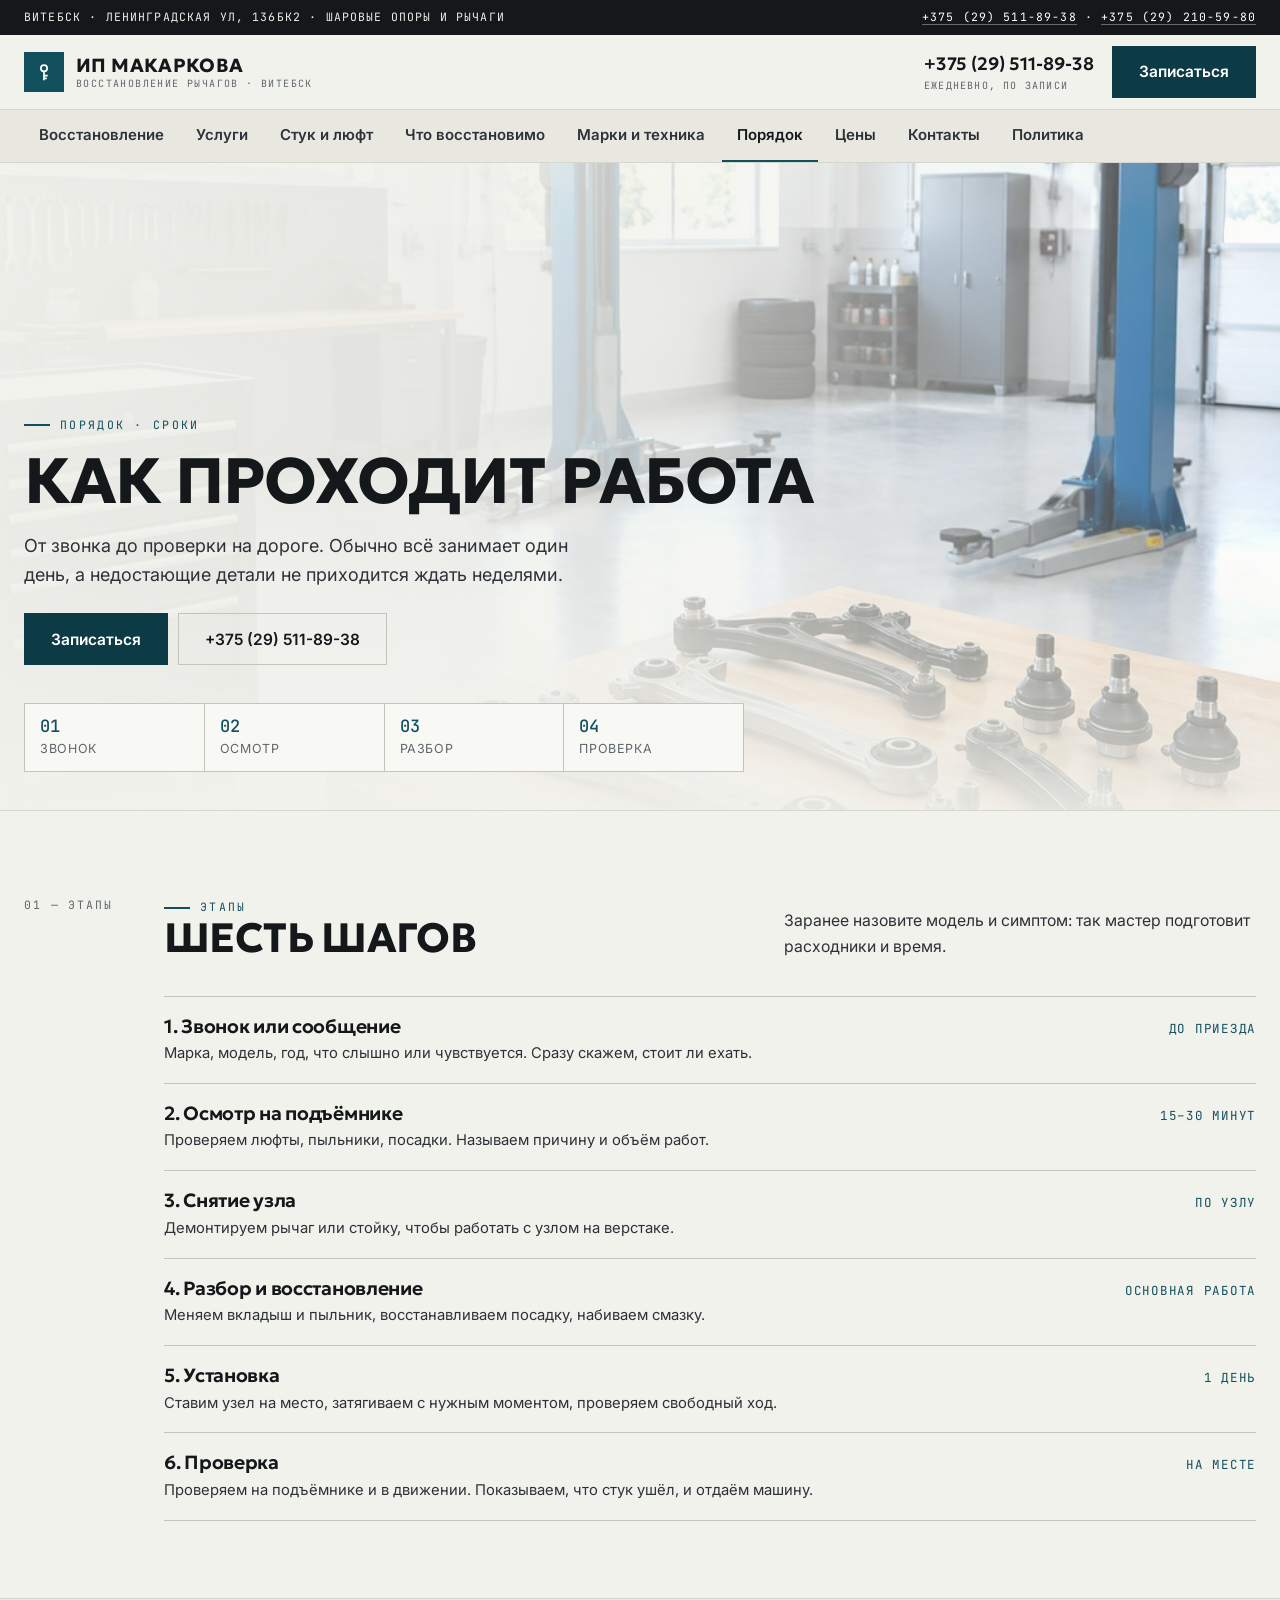
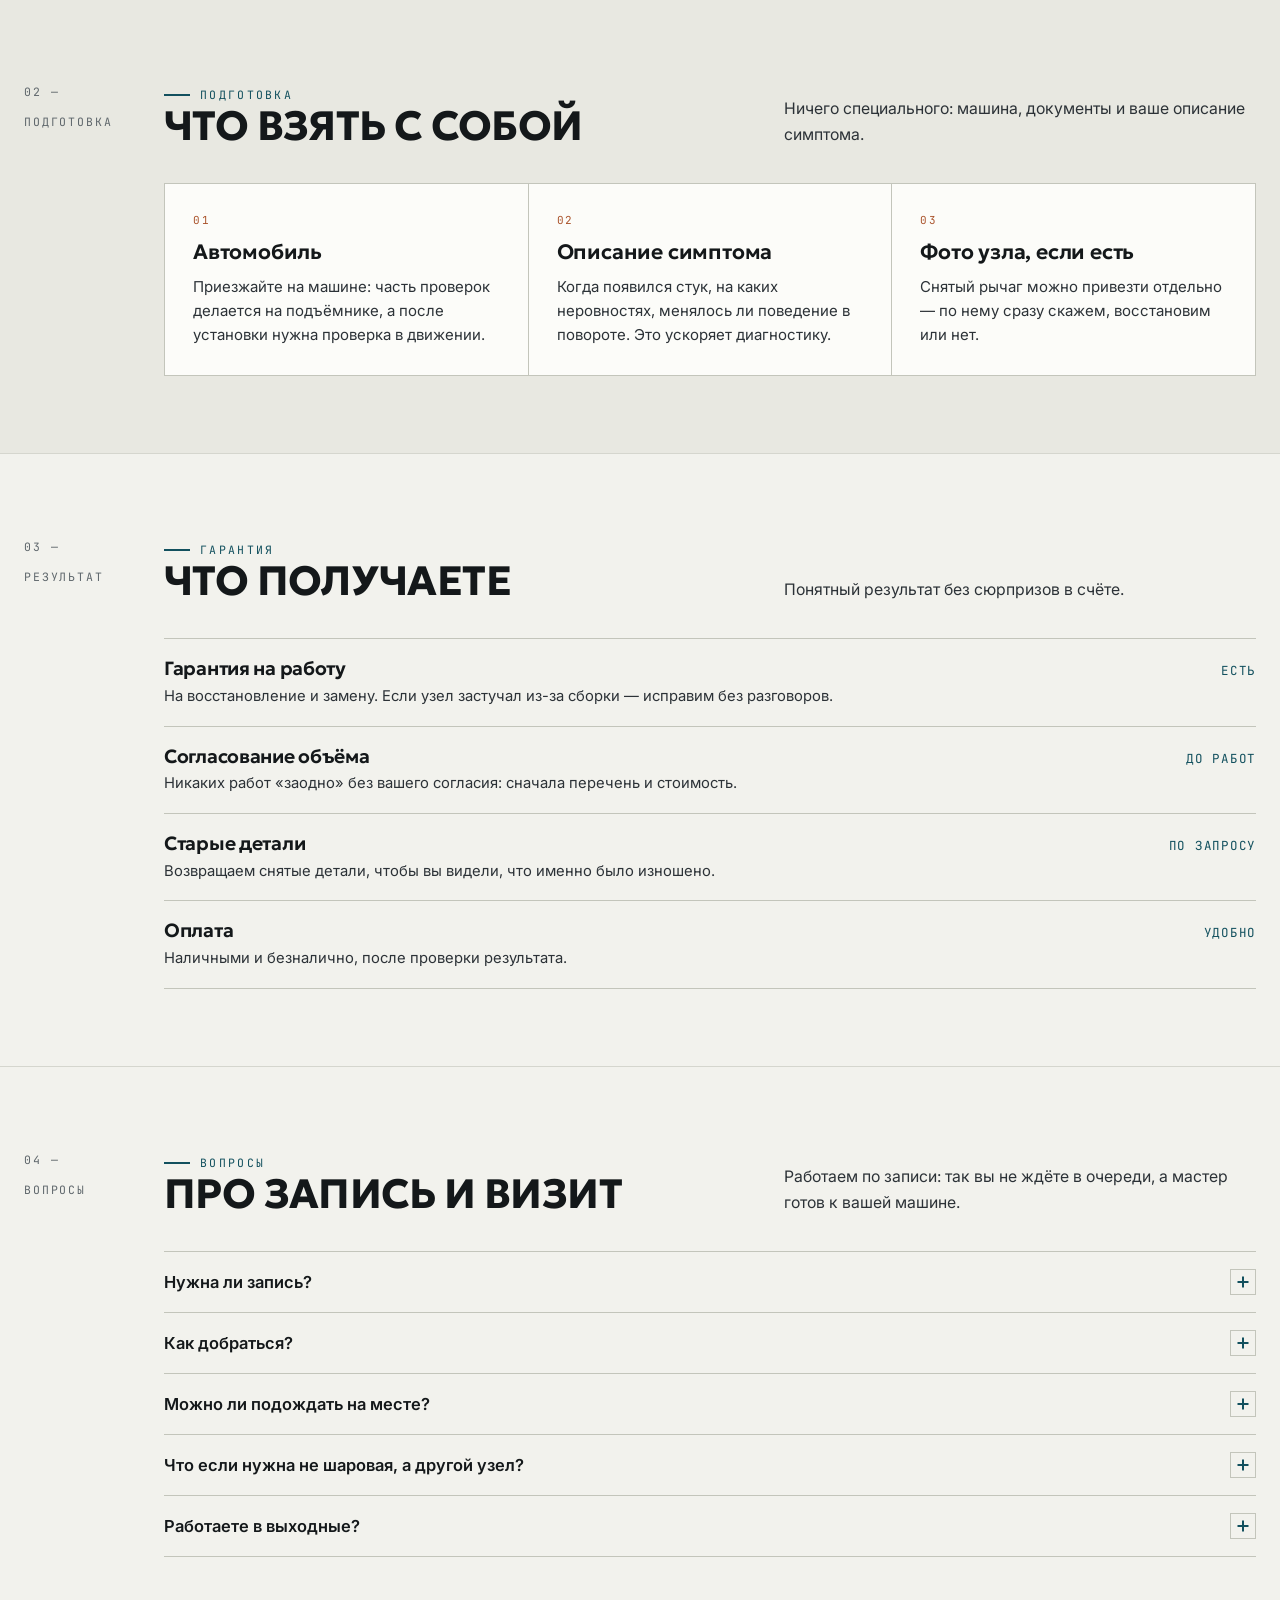
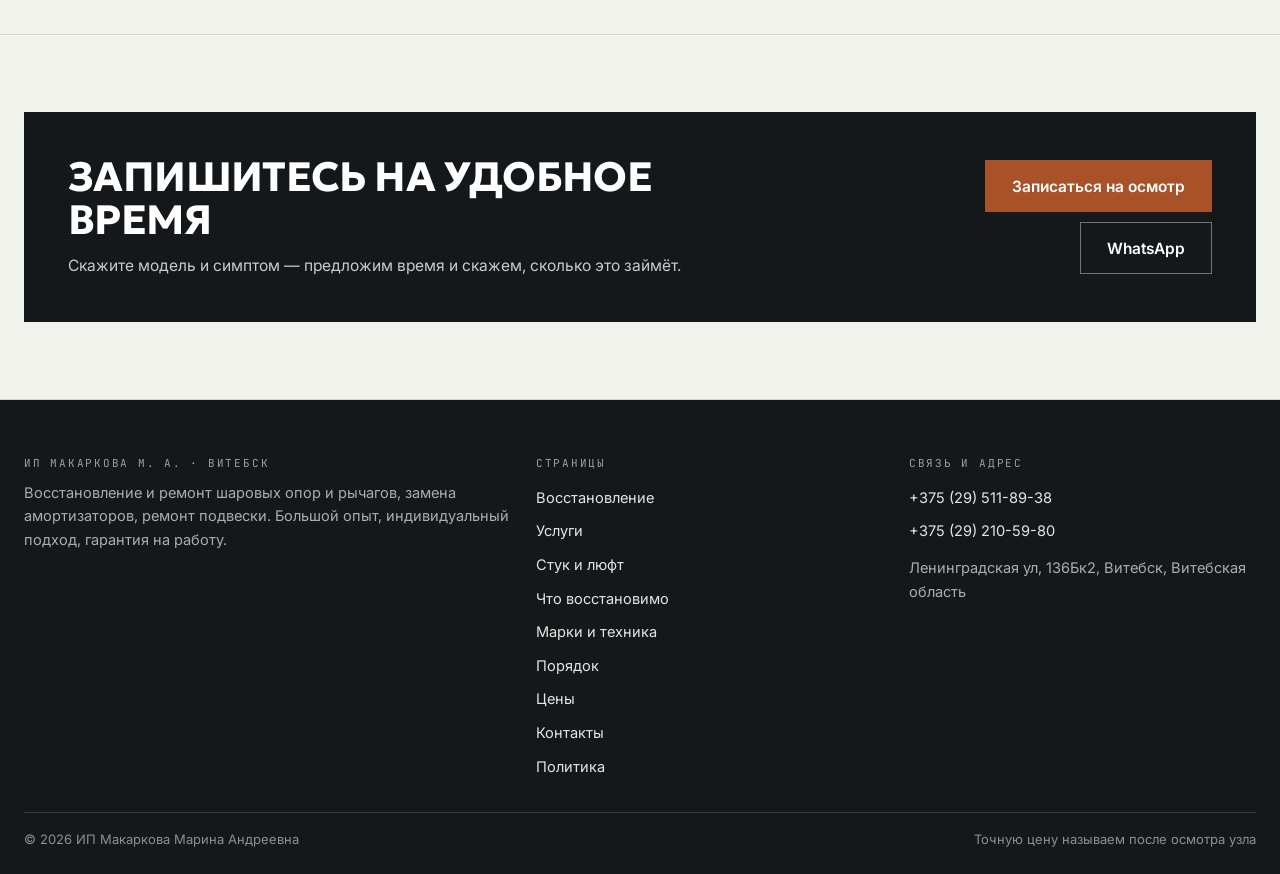
<file: process.html>
<!doctype html>
<html lang="ru"><head>
<meta charset="utf-8">
<meta name="viewport" content="width=device-width,initial-scale=1">
<title>Порядок работы: осмотр, восстановление, установка — Витебск</title>
<meta name="description" content="Как проходит восстановление шаровой опоры: запись, осмотр, снятие узла, разбор, восстановление, установка и проверка. Ленинградская 136Бк2, Витебск.">
<meta name="theme-color" content="#F2F2ED">
<link rel="icon" href="assets/img/favicon.svg" type="image/svg+xml">
<link rel="preconnect" href="https://fonts.googleapis.com"><link rel="preconnect" href="https://fonts.gstatic.com" crossorigin>
<link href="https://fonts.googleapis.com/css2?family=Geologica:wght@400;600;700&family=Inter:wght@400;500;600;700&family=JetBrains+Mono:wght@400;500&display=swap" rel="stylesheet">
<style>:root{--paper:#F2F2ED;--paper2:#E8E8E1;--ink:#14181A;--ink2:#2C3237;--muted:#5F676C;--line:#D5D6CE;--line2:#C3C5BB;--pet:#12505E;--pet-d:#0C3A45;--copper:#A9522A;--wrap:1240px}
*{box-sizing:border-box}html{overflow-x:clip;font-size:18px}
body{margin:0;background:var(--paper);color:var(--ink);font-family:Inter,system-ui,sans-serif;line-height:1.6;overflow-x:clip}
img{display:block;max-width:100%}a{color:inherit;text-decoration:none}
h1,h2{font-family:Geologica,'Arial Narrow',sans-serif;font-weight:700;text-transform:uppercase;line-height:1.04;margin:0;letter-spacing:-.015em}
.wrap{width:min(var(--wrap),calc(100% - 48px));margin:0 auto}
.hdr{position:sticky;top:0;z-index:70;background:rgba(242,242,237,.96);border-bottom:1px solid var(--line)}
.hero{position:relative;min-height:clamp(500px,70vh,740px);display:flex;align-items:flex-end;overflow:hidden;border-bottom:1px solid var(--line)}
.hero__bg{position:absolute;inset:0;z-index:-2}.hero__bg img{width:100%;height:100%;object-fit:cover}
.btn{display:inline-flex;align-items:center;justify-content:center;min-height:52px;padding:0 26px;background:var(--pet-d);color:#fff;font-weight:600;font-size:15.5px}
.btn--ghost{background:transparent;color:var(--ink);border:1px solid var(--line2)}
.strip{overflow-x:auto;background:var(--paper2);border-bottom:1px solid var(--line)}
.strip a{flex:none;padding:13px 15px;font-size:15px;font-weight:600;white-space:nowrap;color:var(--ink2)}
.drawer{position:fixed;inset:0;z-index:140;display:none;background:rgba(20,24,26,.68)}
.drawer[data-open="true"]{display:block}
.drawer__inner{position:fixed;inset:0;background:#F2F2ED;padding:16px;overflow-y:auto;display:flex;flex-direction:column}
.lock{overflow:hidden}[hidden]{display:none!important}</style>
<link rel="stylesheet" href="assets/css/site.v1.css">
</head><body>
<div class="topbar"><div class="wrap topbar__in">
<span>Витебск · Ленинградская ул, 136Бк2 · шаровые опоры и рычаги</span>
<span><a href="tel:+375295118938">+375 (29) 511-89-38</a> · <a href="tel:+375292105980">+375 (29) 210-59-80</a></span>
</div></div>
<header class="hdr"><div class="wrap hdr__in">
<a class="logo" href="index.html"><i><svg viewBox="0 0 24 24" width="22" height="22" fill="none" stroke="#fff" stroke-width="1.9"><circle cx="12" cy="8" r="3.4"/><path d="M12 11.4V21M12 16h4M12 19h3"/></svg></i><span><b>ИП Макаркова</b><span class="sub">восстановление рычагов · Витебск</span></span></a>
<span class="hdr__sp"></span>
<a class="hdr__tel" href="tel:+375295118938">+375 (29) 511-89-38<span>ежедневно, по записи</span></a>
<a class="btn" href="kontakty.html">Записаться</a>
<button class="burger" id="burger" aria-label="Меню" aria-expanded="false" aria-controls="drawer"><span></span><span></span><span></span></button>
</div></header>
<nav class="strip" aria-label="Страницы"><div class="wrap strip__in"><a href="index.html">Восстановление</a><a href="uslugi.html">Услуги</a><a href="simptomy.html">Стук и люфт</a><a href="granitsy.html">Что восстановимо</a><a href="avto.html">Марки и техника</a><a href="process.html" aria-current="page">Порядок</a><a href="ceny.html">Цены</a><a href="kontakty.html">Контакты</a><a href="politika.html">Политика</a></div></nav>
<main>
<section class="hero"><div class="hero__bg"><img src="assets/img/lift.jpg" alt="Автомобиль на подъёмнике в светлой мастерской" fetchpriority="high"></div><div class="hero__in wrap"><span class="kick">Порядок · сроки</span><h1>Как проходит работа</h1><p class="hero__lead">От звонка до проверки на дороге. Обычно всё занимает один день, а недостающие детали не приходится ждать неделями.</p><div class="hero__cta"><a class="btn" href="kontakty.html">Записаться</a><a class="btn btn--ghost" href="tel:+375295118938">+375 (29) 511-89-38</a></div><div class="hero__figs"><div><b>01</b><span>звонок</span></div><div><b>02</b><span>осмотр</span></div><div><b>03</b><span>разбор</span></div><div><b>04</b><span>проверка</span></div></div></div></section><section class="band "><div class="wrap"><div class="sect sect--side"><div class="sect__side"><span class="mono">01 — этапы</span></div><div class="sect__main"><div class="sect__head"><div><span class="kick">Этапы</span><h2>Шесть шагов</h2></div><p>Заранее назовите модель и симптом: так мастер подготовит расходники и время.</p></div><div class="rows"><div class="row"><div><h3>1. Звонок или сообщение</h3><p>Марка, модель, год, что слышно или чувствуется. Сразу скажем, стоит ли ехать.</p></div><span class="row__p">до приезда</span></div><div class="row"><div><h3>2. Осмотр на подъёмнике</h3><p>Проверяем люфты, пыльники, посадки. Называем причину и объём работ.</p></div><span class="row__p">15–30 минут</span></div><div class="row"><div><h3>3. Снятие узла</h3><p>Демонтируем рычаг или стойку, чтобы работать с узлом на верстаке.</p></div><span class="row__p">по узлу</span></div><div class="row"><div><h3>4. Разбор и восстановление</h3><p>Меняем вкладыш и пыльник, восстанавливаем посадку, набиваем смазку.</p></div><span class="row__p">основная работа</span></div><div class="row"><div><h3>5. Установка</h3><p>Ставим узел на место, затягиваем с нужным моментом, проверяем свободный ход.</p></div><span class="row__p">1 день</span></div><div class="row"><div><h3>6. Проверка</h3><p>Проверяем на подъёмнике и в движении. Показываем, что стук ушёл, и отдаём машину.</p></div><span class="row__p">на месте</span></div></div></div></div></div></section><section class="band band--alt"><div class="wrap"><div class="sect sect--side"><div class="sect__side"><span class="mono">02 — подготовка</span></div><div class="sect__main"><div class="sect__head"><div><span class="kick">Подготовка</span><h2>Что взять с собой</h2></div><p>Ничего специального: машина, документы и ваше описание симптома.</p></div><div class="cards"><div class="card"><span class="card__n">01</span><h3>Автомобиль</h3><p>Приезжайте на машине: часть проверок делается на подъёмнике, а после установки нужна проверка в движении.</p></div><div class="card"><span class="card__n">02</span><h3>Описание симптома</h3><p>Когда появился стук, на каких неровностях, менялось ли поведение в повороте. Это ускоряет диагностику.</p></div><div class="card"><span class="card__n">03</span><h3>Фото узла, если есть</h3><p>Снятый рычаг можно привезти отдельно — по нему сразу скажем, восстановим или нет.</p></div></div></div></div></div></section><section class="band "><div class="wrap"><div class="sect sect--side"><div class="sect__side"><span class="mono">03 — результат</span></div><div class="sect__main"><div class="sect__head"><div><span class="kick">Гарантия</span><h2>Что получаете</h2></div><p>Понятный результат без сюрпризов в счёте.</p></div><div class="rows"><div class="row"><div><h3>Гарантия на работу</h3><p>На восстановление и замену. Если узел застучал из-за сборки — исправим без разговоров.</p></div><span class="row__p">есть</span></div><div class="row"><div><h3>Согласование объёма</h3><p>Никаких работ «заодно» без вашего согласия: сначала перечень и стоимость.</p></div><span class="row__p">до работ</span></div><div class="row"><div><h3>Старые детали</h3><p>Возвращаем снятые детали, чтобы вы видели, что именно было изношено.</p></div><span class="row__p">по запросу</span></div><div class="row"><div><h3>Оплата</h3><p>Наличными и безналично, после проверки результата.</p></div><span class="row__p">удобно</span></div></div></div></div></div></section><section class="band "><div class="wrap"><div class="sect sect--side"><div class="sect__side"><span class="mono">04 — вопросы</span></div><div class="sect__main"><div class="sect__head"><div><span class="kick">Вопросы</span><h2>Про запись и визит</h2></div><p>Работаем по записи: так вы не ждёте в очереди, а мастер готов к вашей машине.</p></div><div class="faq"><div class="faq__i" data-open="false"><button class="faq__q" type="button" aria-expanded="false">Нужна ли запись?<i></i></button><div class="faq__a"><p>Да, лучше позвонить заранее: на восстановление выделяется время и подъёмник.</p></div></div><div class="faq__i" data-open="false"><button class="faq__q" type="button" aria-expanded="false">Как добраться?<i></i></button><div class="faq__a"><p>Витебск, Ленинградская улица, 136Бк2. Уточним ориентиры по телефону.</p></div></div><div class="faq__i" data-open="false"><button class="faq__q" type="button" aria-expanded="false">Можно ли подождать на месте?<i></i></button><div class="faq__a"><p>Да, работа обычно занимает день. Можно оставить машину и забрать вечером.</p></div></div><div class="faq__i" data-open="false"><button class="faq__q" type="button" aria-expanded="false">Что если нужна не шаровая, а другой узел?<i></i></button><div class="faq__a"><p>Проверим всю цепочку подвески и скажем, что именно требует вмешательства.</p></div></div><div class="faq__i" data-open="false"><button class="faq__q" type="button" aria-expanded="false">Работаете в выходные?<i></i></button><div class="faq__a"><p>Уточняйте по телефону: график зависит от загрузки, по записи подстроимся.</p></div></div></div></div></div></div></section><section class="band"><div class="wrap"><div class="cta"><div><h2>Запишитесь на удобное время</h2><p>Скажите модель и симптом — предложим время и скажем, сколько это займёт.</p></div><div class="cta__act"><a class="btn" href="kontakty.html">Записаться на осмотр</a><a class="btn btn--ghost" href="https://wa.me/375295118938">WhatsApp</a></div></div></div></section></main>
<footer class="foot"><div class="wrap">
<div class="foot__grid">
<div><h4>ИП Макаркова М. А. · Витебск</h4>
<p>Восстановление и ремонт шаровых опор и рычагов, замена амортизаторов, ремонт подвески. Большой опыт, индивидуальный подход, гарантия на работу.</p></div>
<div><h4>Страницы</h4><a href="index.html">Восстановление</a><a href="uslugi.html">Услуги</a><a href="simptomy.html">Стук и люфт</a><a href="granitsy.html">Что восстановимо</a><a href="avto.html">Марки и техника</a><a href="process.html">Порядок</a><a href="ceny.html">Цены</a><a href="kontakty.html">Контакты</a><a href="politika.html">Политика</a></div>
<div><h4>Связь и адрес</h4><a href="tel:+375295118938">+375 (29) 511-89-38</a><a href="tel:+375292105980">+375 (29) 210-59-80</a>
<p style="margin-top:8px">Ленинградская ул, 136Бк2, Витебск, Витебская область</p></div>
</div>
<div class="foot__bot"><span>© 2026 ИП Макаркова Марина Андреевна</span><span>Точную цену называем после осмотра узла</span></div>
</div></footer>
<div class="fbar">
<a href="tel:+375295118938"><svg viewBox="0 0 24 24"><path d="M5 4h4l2 5-2.5 1.5a12 12 0 0 0 5 5L15 13l5 2v4a2 2 0 0 1-2 2A16 16 0 0 1 3 6a2 2 0 0 1 2-2z"/></svg>Позвонить</a>
<a href="https://wa.me/375295118938"><svg viewBox="0 0 24 24"><path d="M12 3a9 9 0 0 0-7.8 13.5L3 21l4.6-1.2A9 9 0 1 0 12 3z"/></svg>WhatsApp</a>
<a href="viber://chat?number=%2B375295118938"><svg viewBox="0 0 24 24"><path d="M12 3c5 0 9 3.4 9 7.6 0 4.2-4 7.6-9 7.6-1 0-2-.1-2.9-.4L5 20l.8-3.2C4.1 15.3 3 13.1 3 10.6 3 6.4 7 3 12 3z"/></svg>Viber</a>
<a href="https://t.me/+375295118938" target="_blank" rel="noopener"><svg viewBox="0 0 24 24"><path d="M21 4L3 11l5 2 2 6 3-4 5 3z"/></svg>Telegram</a>
</div>
<div class="drawer" id="drawer" data-open="false" aria-hidden="true"><div class="drawer__inner">
<div class="drawer__top"><span class="mono">Меню</span><button class="drawer__close" id="drawerClose" aria-label="Закрыть меню"></button></div>
<a href="index.html">Восстановление</a><a href="uslugi.html">Услуги</a><a href="simptomy.html">Стук и люфт</a><a href="granitsy.html">Что восстановимо</a><a href="avto.html">Марки и техника</a><a href="process.html">Порядок</a><a href="ceny.html">Цены</a><a href="kontakty.html">Контакты</a><a href="politika.html">Политика</a>
<a class="btn" href="https://wa.me/375295118938" target="_blank" rel="noopener" style="margin-top:18px">Написать в WhatsApp</a>
</div></div>
<script src="assets/js/main.v1.js" defer></script>
</body></html>
</file>
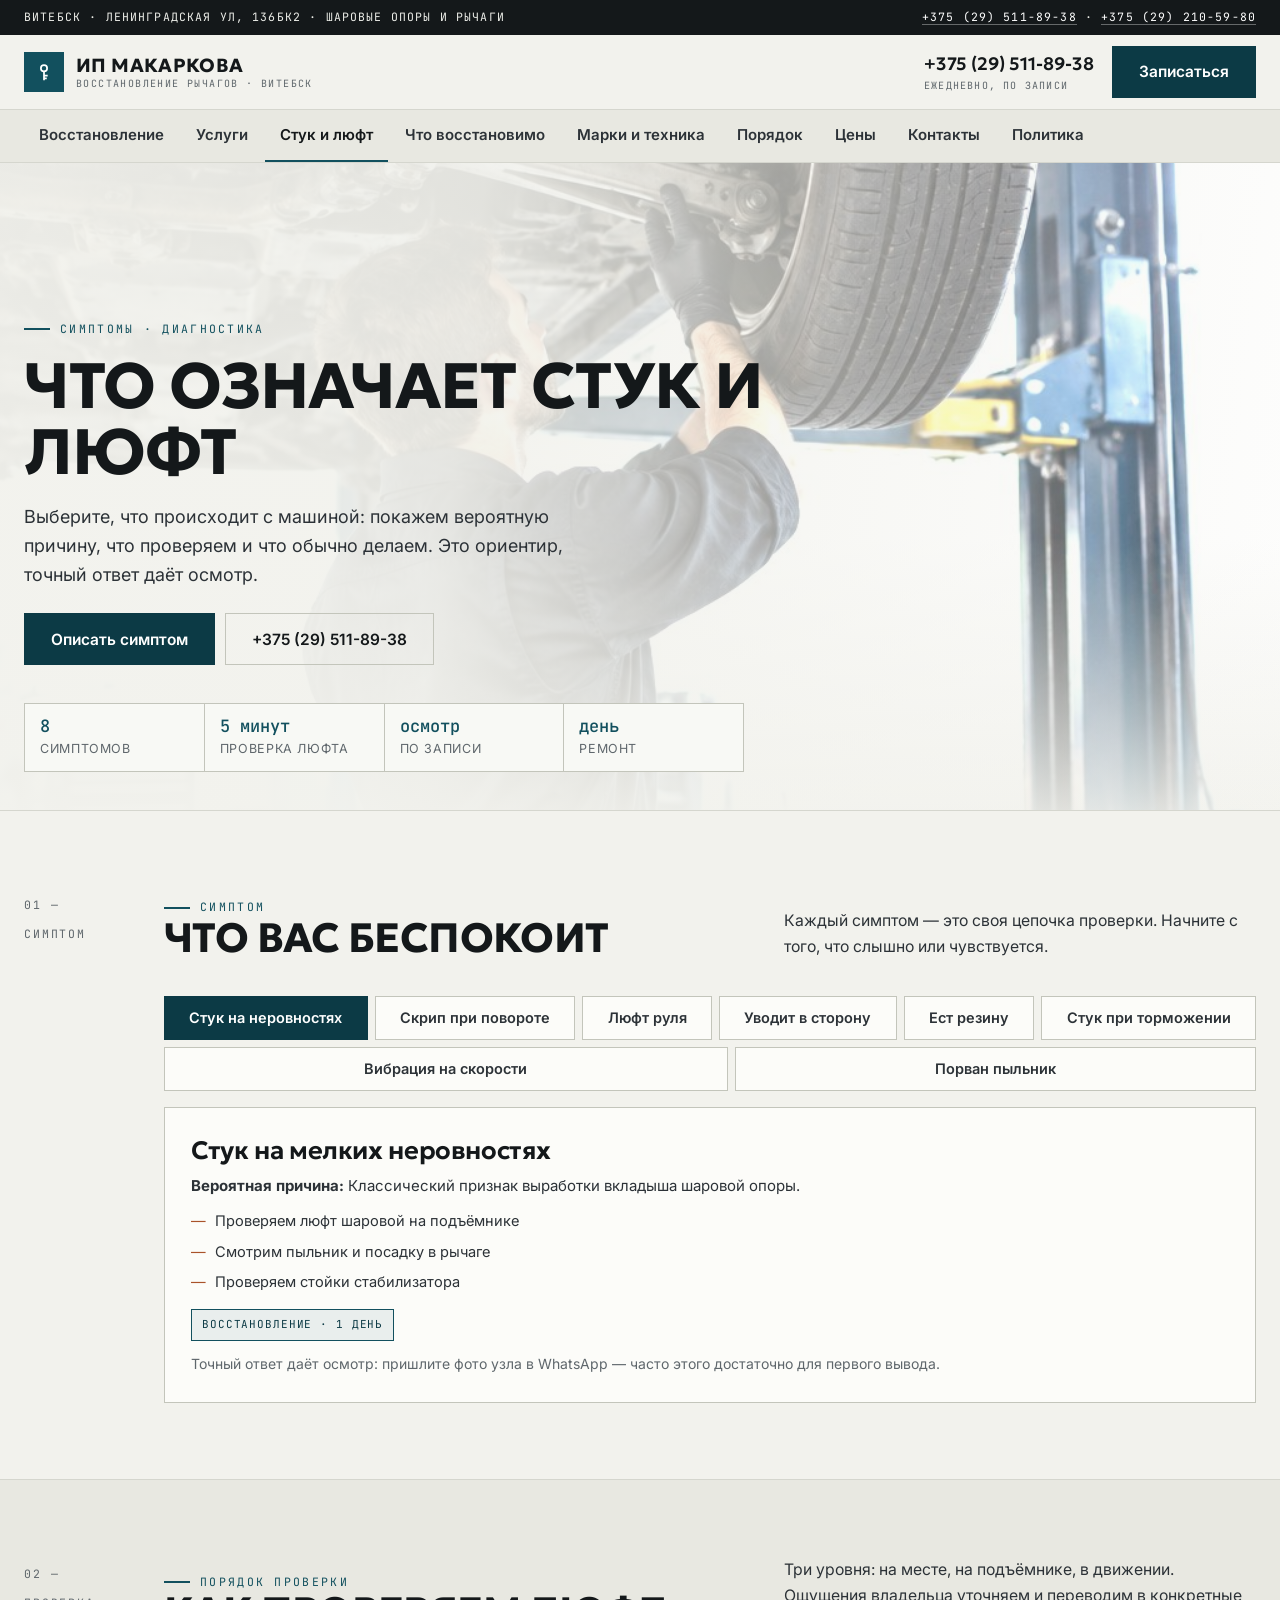
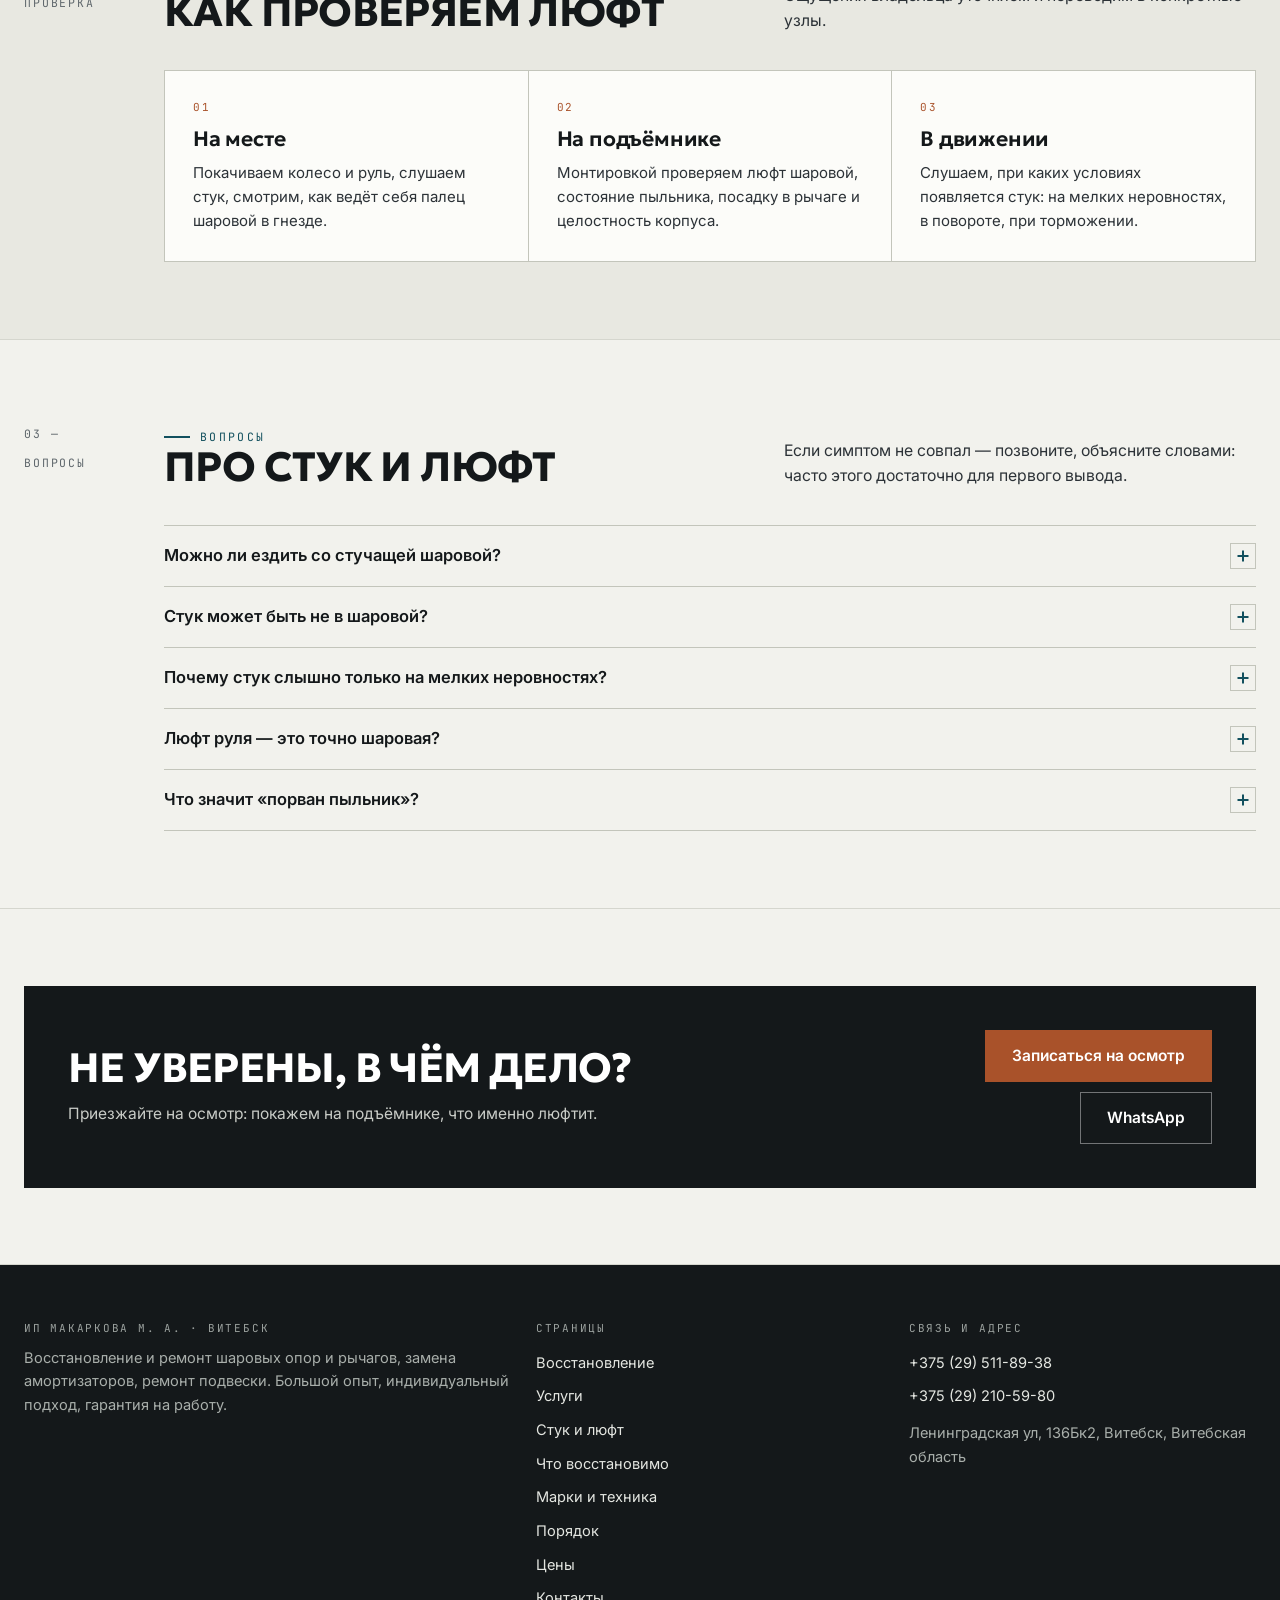
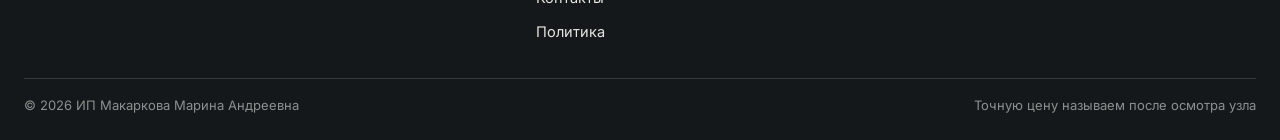
<file: simptomy.html>
<!doctype html>
<html lang="ru"><head>
<meta charset="utf-8">
<meta name="viewport" content="width=device-width,initial-scale=1">
<title>Стук и люфт в подвеске: что означает и что делать — Витебск</title>
<meta name="description" content="Разбор симптомов: стук на неровностях, скрип при повороте, люфт руля, вибрация, износ шин. Что проверяем и как восстанавливаем шаровые опоры. ИП Макаркова, Витебск.">
<meta name="theme-color" content="#F2F2ED">
<link rel="icon" href="assets/img/favicon.svg" type="image/svg+xml">
<link rel="preconnect" href="https://fonts.googleapis.com"><link rel="preconnect" href="https://fonts.gstatic.com" crossorigin>
<link href="https://fonts.googleapis.com/css2?family=Geologica:wght@400;600;700&family=Inter:wght@400;500;600;700&family=JetBrains+Mono:wght@400;500&display=swap" rel="stylesheet">
<style>:root{--paper:#F2F2ED;--paper2:#E8E8E1;--ink:#14181A;--ink2:#2C3237;--muted:#5F676C;--line:#D5D6CE;--line2:#C3C5BB;--pet:#12505E;--pet-d:#0C3A45;--copper:#A9522A;--wrap:1240px}
*{box-sizing:border-box}html{overflow-x:clip;font-size:18px}
body{margin:0;background:var(--paper);color:var(--ink);font-family:Inter,system-ui,sans-serif;line-height:1.6;overflow-x:clip}
img{display:block;max-width:100%}a{color:inherit;text-decoration:none}
h1,h2{font-family:Geologica,'Arial Narrow',sans-serif;font-weight:700;text-transform:uppercase;line-height:1.04;margin:0;letter-spacing:-.015em}
.wrap{width:min(var(--wrap),calc(100% - 48px));margin:0 auto}
.hdr{position:sticky;top:0;z-index:70;background:rgba(242,242,237,.96);border-bottom:1px solid var(--line)}
.hero{position:relative;min-height:clamp(500px,70vh,740px);display:flex;align-items:flex-end;overflow:hidden;border-bottom:1px solid var(--line)}
.hero__bg{position:absolute;inset:0;z-index:-2}.hero__bg img{width:100%;height:100%;object-fit:cover}
.btn{display:inline-flex;align-items:center;justify-content:center;min-height:52px;padding:0 26px;background:var(--pet-d);color:#fff;font-weight:600;font-size:15.5px}
.btn--ghost{background:transparent;color:var(--ink);border:1px solid var(--line2)}
.strip{overflow-x:auto;background:var(--paper2);border-bottom:1px solid var(--line)}
.strip a{flex:none;padding:13px 15px;font-size:15px;font-weight:600;white-space:nowrap;color:var(--ink2)}
.drawer{position:fixed;inset:0;z-index:140;display:none;background:rgba(20,24,26,.68)}
.drawer[data-open="true"]{display:block}
.drawer__inner{position:fixed;inset:0;background:#F2F2ED;padding:16px;overflow-y:auto;display:flex;flex-direction:column}
.lock{overflow:hidden}[hidden]{display:none!important}</style>
<link rel="stylesheet" href="assets/css/site.v1.css">
</head><body>
<div class="topbar"><div class="wrap topbar__in">
<span>Витебск · Ленинградская ул, 136Бк2 · шаровые опоры и рычаги</span>
<span><a href="tel:+375295118938">+375 (29) 511-89-38</a> · <a href="tel:+375292105980">+375 (29) 210-59-80</a></span>
</div></div>
<header class="hdr"><div class="wrap hdr__in">
<a class="logo" href="index.html"><i><svg viewBox="0 0 24 24" width="22" height="22" fill="none" stroke="#fff" stroke-width="1.9"><circle cx="12" cy="8" r="3.4"/><path d="M12 11.4V21M12 16h4M12 19h3"/></svg></i><span><b>ИП Макаркова</b><span class="sub">восстановление рычагов · Витебск</span></span></a>
<span class="hdr__sp"></span>
<a class="hdr__tel" href="tel:+375295118938">+375 (29) 511-89-38<span>ежедневно, по записи</span></a>
<a class="btn" href="kontakty.html">Записаться</a>
<button class="burger" id="burger" aria-label="Меню" aria-expanded="false" aria-controls="drawer"><span></span><span></span><span></span></button>
</div></header>
<nav class="strip" aria-label="Страницы"><div class="wrap strip__in"><a href="index.html">Восстановление</a><a href="uslugi.html">Услуги</a><a href="simptomy.html" aria-current="page">Стук и люфт</a><a href="granitsy.html">Что восстановимо</a><a href="avto.html">Марки и техника</a><a href="process.html">Порядок</a><a href="ceny.html">Цены</a><a href="kontakty.html">Контакты</a><a href="politika.html">Политика</a></div></nav>
<main>
<section class="hero"><div class="hero__bg"><img src="assets/img/inspect.jpg" alt="Мастер проверяет люфт шаровой опоры на подъёмнике" fetchpriority="high"></div><div class="hero__in wrap"><span class="kick">Симптомы · диагностика</span><h1>Что означает стук и люфт</h1><p class="hero__lead">Выберите, что происходит с машиной: покажем вероятную причину, что проверяем и что обычно делаем. Это ориентир, точный ответ даёт осмотр.</p><div class="hero__cta"><a class="btn" href="kontakty.html">Описать симптом</a><a class="btn btn--ghost" href="tel:+375295118938">+375 (29) 511-89-38</a></div><div class="hero__figs"><div><b>8</b><span>симптомов</span></div><div><b>5 минут</b><span>проверка люфта</span></div><div><b>осмотр</b><span>по записи</span></div><div><b>день</b><span>ремонт</span></div></div></div></section><section class="band "><div class="wrap"><div class="sect sect--side"><div class="sect__side"><span class="mono">01 — симптом</span></div><div class="sect__main"><div class="sect__head"><div><span class="kick">Симптом</span><h2>Что вас беспокоит</h2></div><p>Каждый симптом — это своя цепочка проверки. Начните с того, что слышно или чувствуется.</p></div><div class="seg" id="symSeg"><button type="button" data-s="knock" aria-pressed="true">Стук на неровностях</button><button type="button" data-s="turn" aria-pressed="false">Скрип при повороте</button><button type="button" data-s="play" aria-pressed="false">Люфт руля</button><button type="button" data-s="veer" aria-pressed="false">Уводит в сторону</button><button type="button" data-s="tyre" aria-pressed="false">Ест резину</button><button type="button" data-s="brake" aria-pressed="false">Стук при торможении</button><button type="button" data-s="vib" aria-pressed="false">Вибрация на скорости</button><button type="button" data-s="boot" aria-pressed="false">Порван пыльник</button></div><div class="cut__out" id="symOut" style="margin-top:16px"></div></div></div></div></section><section class="band band--alt"><div class="wrap"><div class="sect sect--side"><div class="sect__side"><span class="mono">02 — проверка</span></div><div class="sect__main"><div class="sect__head"><div><span class="kick">Порядок проверки</span><h2>Как проверяем люфт</h2></div><p>Три уровня: на месте, на подъёмнике, в движении. Ощущения владельца уточняем и переводим в конкретные узлы.</p></div><div class="cards"><div class="card"><span class="card__n">01</span><h3>На месте</h3><p>Покачиваем колесо и руль, слушаем стук, смотрим, как ведёт себя палец шаровой в гнезде.</p></div><div class="card"><span class="card__n">02</span><h3>На подъёмнике</h3><p>Монтировкой проверяем люфт шаровой, состояние пыльника, посадку в рычаге и целостность корпуса.</p></div><div class="card"><span class="card__n">03</span><h3>В движении</h3><p>Слушаем, при каких условиях появляется стук: на мелких неровностях, в повороте, при торможении.</p></div></div></div></div></div></section><section class="band "><div class="wrap"><div class="sect sect--side"><div class="sect__side"><span class="mono">03 — вопросы</span></div><div class="sect__main"><div class="sect__head"><div><span class="kick">Вопросы</span><h2>Про стук и люфт</h2></div><p>Если симптом не совпал — позвоните, объясните словами: часто этого достаточно для первого вывода.</p></div><div class="faq"><div class="faq__i" data-open="false"><button class="faq__q" type="button" aria-expanded="false">Можно ли ездить со стучащей шаровой?<i></i></button><div class="faq__a"><p>Короткое время — осторожно и до мастерской. Разрушение шаровой на ходу означает потерю управления колесом, это опасно.</p></div></div><div class="faq__i" data-open="false"><button class="faq__q" type="button" aria-expanded="false">Стук может быть не в шаровой?<i></i></button><div class="faq__a"><p>Да, часто стучат стойки стабилизатора, опорные подшипники и амортизаторы. Поэтому мы проверяем всю цепочку, а не только шаровую.</p></div></div><div class="faq__i" data-open="false"><button class="faq__q" type="button" aria-expanded="false">Почему стук слышно только на мелких неровностях?<i></i></button><div class="faq__a"><p>Так проявляется выработка во вкладыше: амплитуда маленькая, но частая, и узел успевает «прощёлкивать».</p></div></div><div class="faq__i" data-open="false"><button class="faq__q" type="button" aria-expanded="false">Люфт руля — это точно шаровая?<i></i></button><div class="faq__a"><p>Не обязательно: люфт дают рулевые тяги, наконечники и рейка. Проверяем последовательно, чтобы не менять лишнего.</p></div></div><div class="faq__i" data-open="false"><button class="faq__q" type="button" aria-expanded="false">Что значит «порван пыльник»?<i></i></button><div class="faq__a"><p>В узел попадает вода и грязь, смазка вымывается, палец начинает корродировать. Если поймать раньше — восстановление возможно.</p></div></div></div></div></div></div></section><section class="band"><div class="wrap"><div class="cta"><div><h2>Не уверены, в чём дело?</h2><p>Приезжайте на осмотр: покажем на подъёмнике, что именно люфтит.</p></div><div class="cta__act"><a class="btn" href="kontakty.html">Записаться на осмотр</a><a class="btn btn--ghost" href="https://wa.me/375295118938">WhatsApp</a></div></div></div></section></main>
<footer class="foot"><div class="wrap">
<div class="foot__grid">
<div><h4>ИП Макаркова М. А. · Витебск</h4>
<p>Восстановление и ремонт шаровых опор и рычагов, замена амортизаторов, ремонт подвески. Большой опыт, индивидуальный подход, гарантия на работу.</p></div>
<div><h4>Страницы</h4><a href="index.html">Восстановление</a><a href="uslugi.html">Услуги</a><a href="simptomy.html">Стук и люфт</a><a href="granitsy.html">Что восстановимо</a><a href="avto.html">Марки и техника</a><a href="process.html">Порядок</a><a href="ceny.html">Цены</a><a href="kontakty.html">Контакты</a><a href="politika.html">Политика</a></div>
<div><h4>Связь и адрес</h4><a href="tel:+375295118938">+375 (29) 511-89-38</a><a href="tel:+375292105980">+375 (29) 210-59-80</a>
<p style="margin-top:8px">Ленинградская ул, 136Бк2, Витебск, Витебская область</p></div>
</div>
<div class="foot__bot"><span>© 2026 ИП Макаркова Марина Андреевна</span><span>Точную цену называем после осмотра узла</span></div>
</div></footer>
<div class="fbar">
<a href="tel:+375295118938"><svg viewBox="0 0 24 24"><path d="M5 4h4l2 5-2.5 1.5a12 12 0 0 0 5 5L15 13l5 2v4a2 2 0 0 1-2 2A16 16 0 0 1 3 6a2 2 0 0 1 2-2z"/></svg>Позвонить</a>
<a href="https://wa.me/375295118938"><svg viewBox="0 0 24 24"><path d="M12 3a9 9 0 0 0-7.8 13.5L3 21l4.6-1.2A9 9 0 1 0 12 3z"/></svg>WhatsApp</a>
<a href="viber://chat?number=%2B375295118938"><svg viewBox="0 0 24 24"><path d="M12 3c5 0 9 3.4 9 7.6 0 4.2-4 7.6-9 7.6-1 0-2-.1-2.9-.4L5 20l.8-3.2C4.1 15.3 3 13.1 3 10.6 3 6.4 7 3 12 3z"/></svg>Viber</a>
<a href="https://t.me/+375295118938" target="_blank" rel="noopener"><svg viewBox="0 0 24 24"><path d="M21 4L3 11l5 2 2 6 3-4 5 3z"/></svg>Telegram</a>
</div>
<div class="drawer" id="drawer" data-open="false" aria-hidden="true"><div class="drawer__inner">
<div class="drawer__top"><span class="mono">Меню</span><button class="drawer__close" id="drawerClose" aria-label="Закрыть меню"></button></div>
<a href="index.html">Восстановление</a><a href="uslugi.html">Услуги</a><a href="simptomy.html">Стук и люфт</a><a href="granitsy.html">Что восстановимо</a><a href="avto.html">Марки и техника</a><a href="process.html">Порядок</a><a href="ceny.html">Цены</a><a href="kontakty.html">Контакты</a><a href="politika.html">Политика</a>
<a class="btn" href="https://wa.me/375295118938" target="_blank" rel="noopener" style="margin-top:18px">Написать в WhatsApp</a>
</div></div>
<script src="assets/js/main.v1.js" defer></script>
</body></html>
</file>
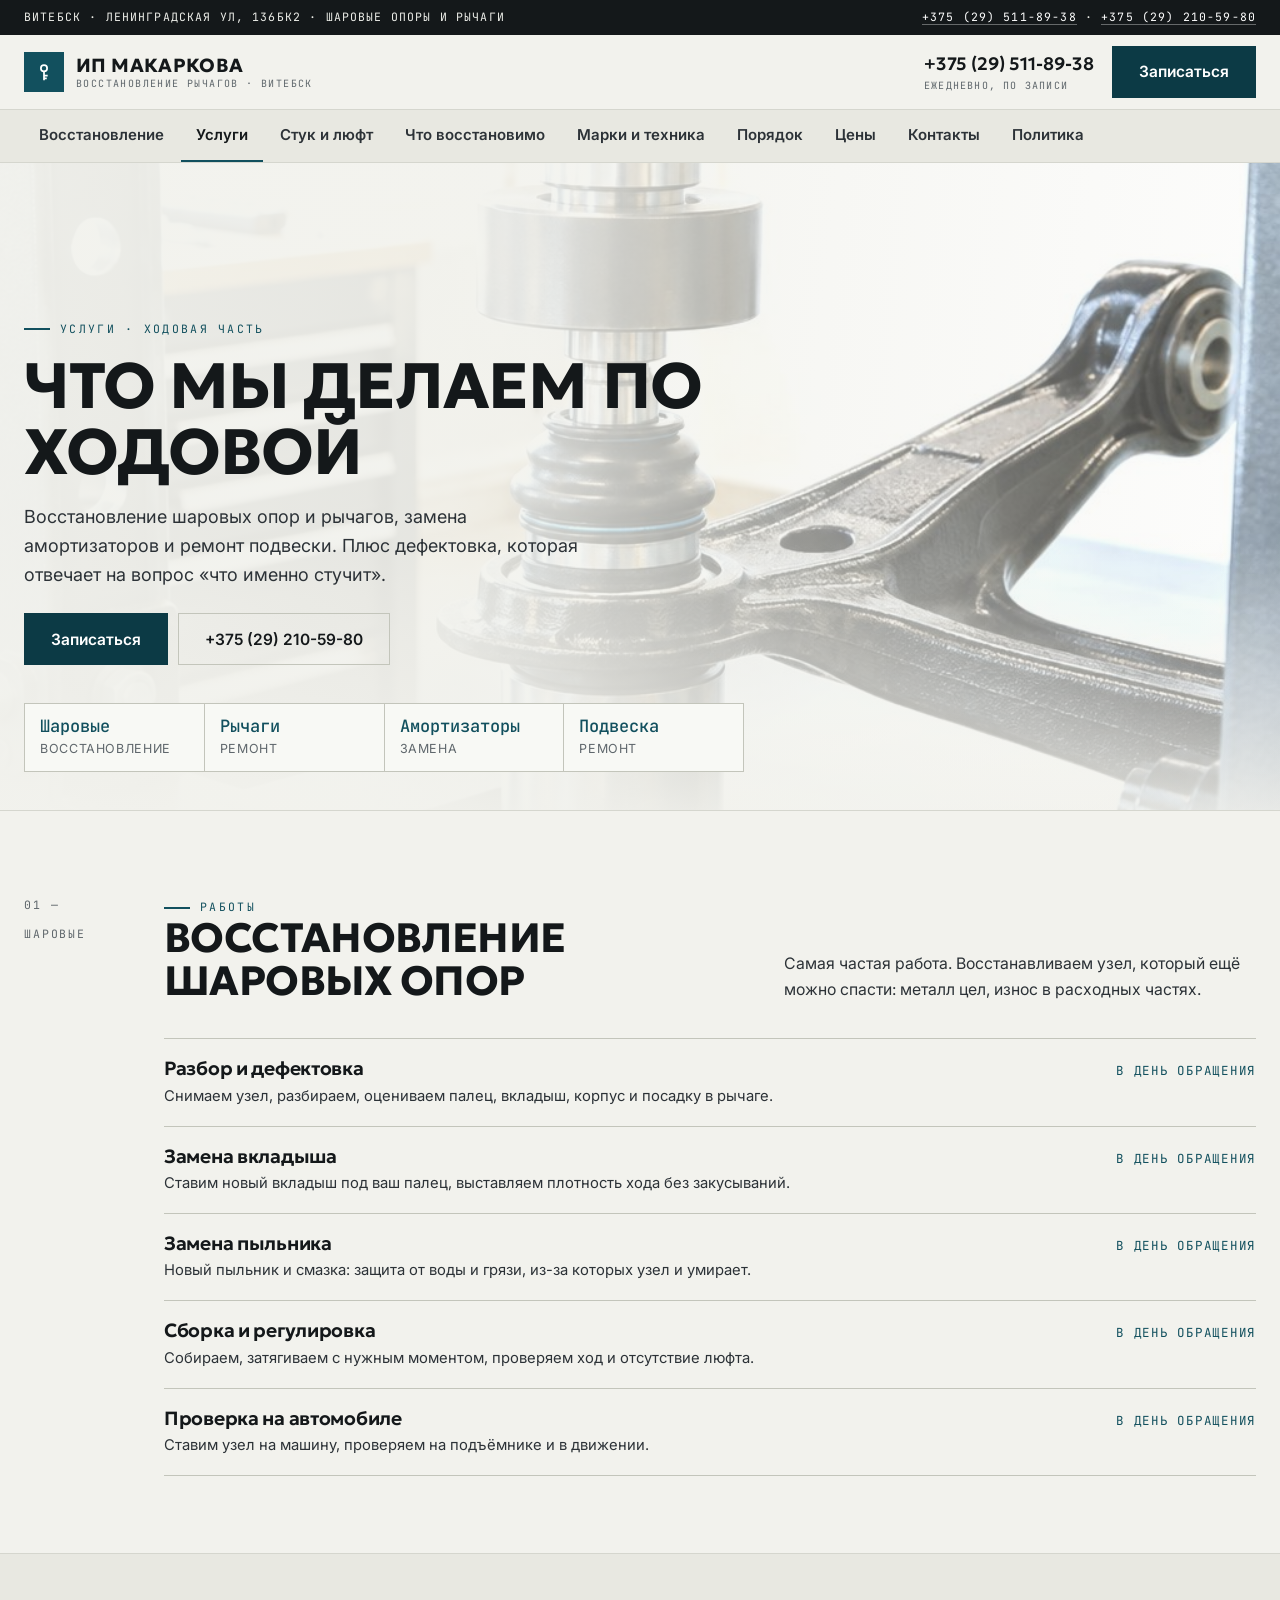
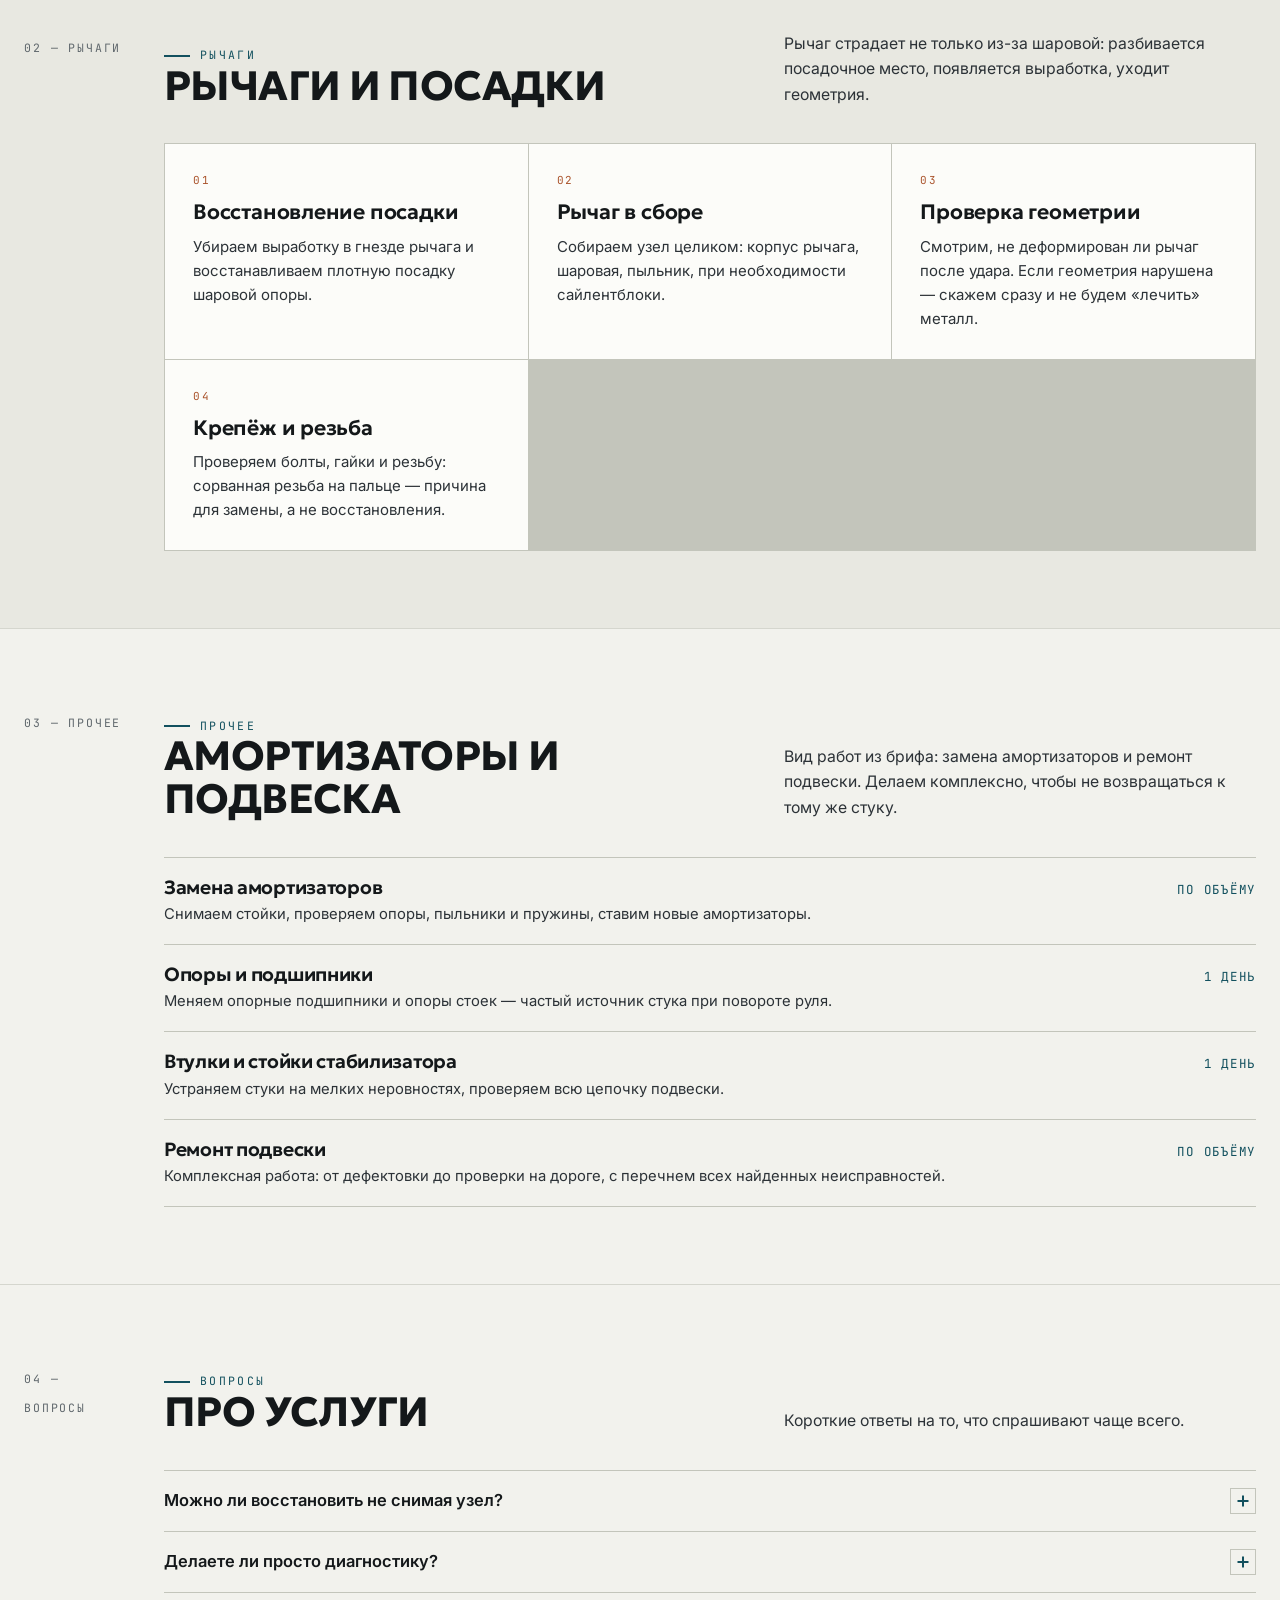
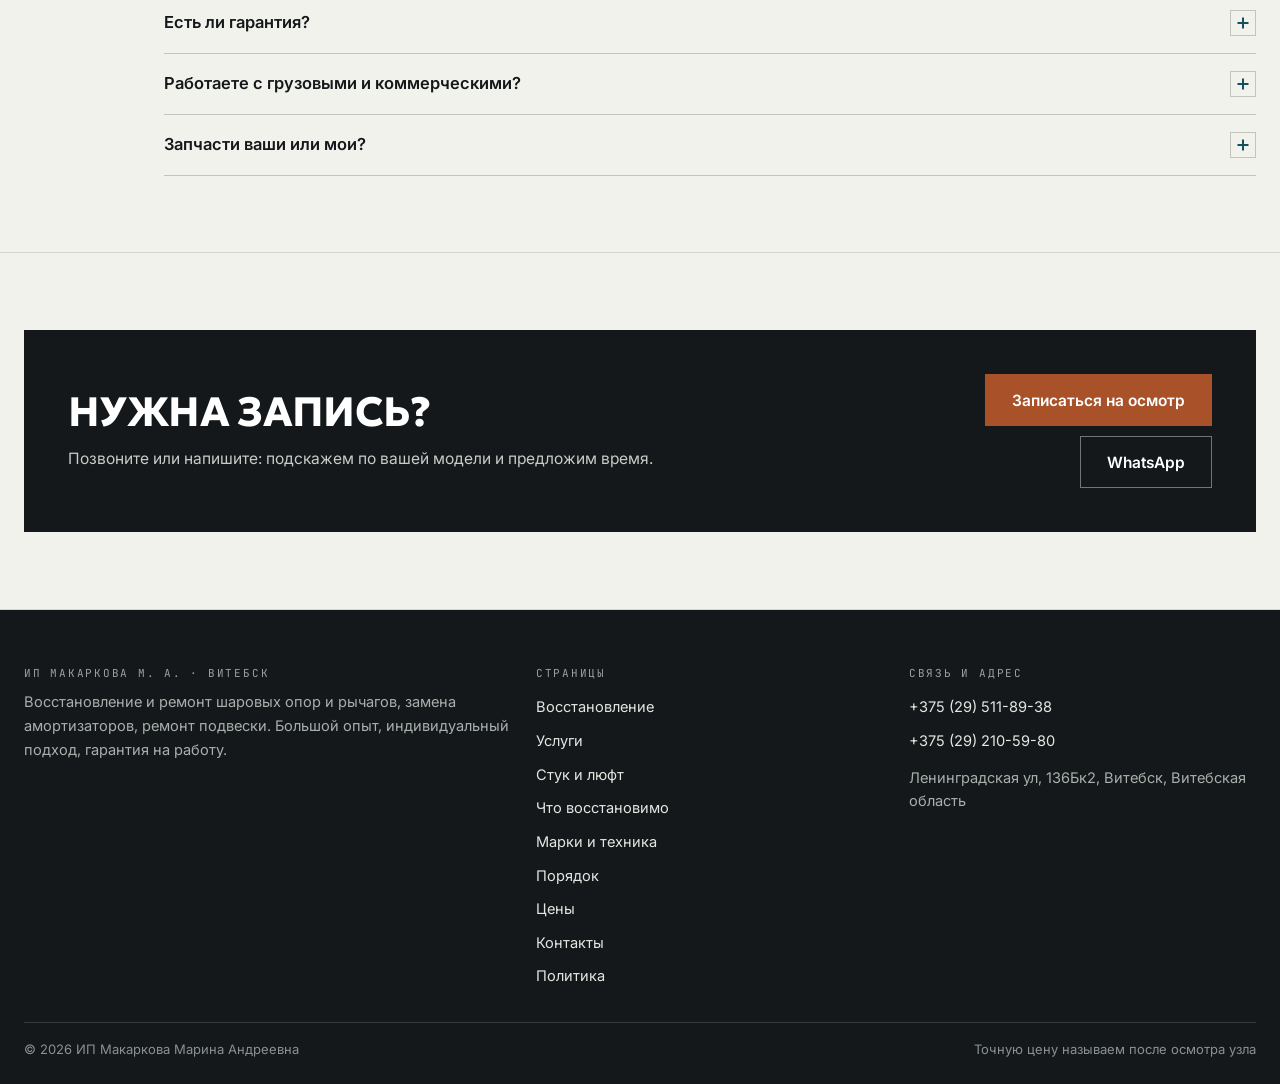
<file: uslugi.html>
<!doctype html>
<html lang="ru"><head>
<meta charset="utf-8">
<meta name="viewport" content="width=device-width,initial-scale=1">
<title>Услуги: восстановление шаровых, рычаги, амортизаторы — Витебск</title>
<meta name="description" content="Услуги по ходовой части в Витебске: восстановление шаровых опор и рычагов, замена амортизаторов, ремонт подвески, диагностика стука. ИП Макаркова, Ленинградская 136Бк2.">
<meta name="theme-color" content="#F2F2ED">
<link rel="icon" href="assets/img/favicon.svg" type="image/svg+xml">
<link rel="preconnect" href="https://fonts.googleapis.com"><link rel="preconnect" href="https://fonts.gstatic.com" crossorigin>
<link href="https://fonts.googleapis.com/css2?family=Geologica:wght@400;600;700&family=Inter:wght@400;500;600;700&family=JetBrains+Mono:wght@400;500&display=swap" rel="stylesheet">
<style>:root{--paper:#F2F2ED;--paper2:#E8E8E1;--ink:#14181A;--ink2:#2C3237;--muted:#5F676C;--line:#D5D6CE;--line2:#C3C5BB;--pet:#12505E;--pet-d:#0C3A45;--copper:#A9522A;--wrap:1240px}
*{box-sizing:border-box}html{overflow-x:clip;font-size:18px}
body{margin:0;background:var(--paper);color:var(--ink);font-family:Inter,system-ui,sans-serif;line-height:1.6;overflow-x:clip}
img{display:block;max-width:100%}a{color:inherit;text-decoration:none}
h1,h2{font-family:Geologica,'Arial Narrow',sans-serif;font-weight:700;text-transform:uppercase;line-height:1.04;margin:0;letter-spacing:-.015em}
.wrap{width:min(var(--wrap),calc(100% - 48px));margin:0 auto}
.hdr{position:sticky;top:0;z-index:70;background:rgba(242,242,237,.96);border-bottom:1px solid var(--line)}
.hero{position:relative;min-height:clamp(500px,70vh,740px);display:flex;align-items:flex-end;overflow:hidden;border-bottom:1px solid var(--line)}
.hero__bg{position:absolute;inset:0;z-index:-2}.hero__bg img{width:100%;height:100%;object-fit:cover}
.btn{display:inline-flex;align-items:center;justify-content:center;min-height:52px;padding:0 26px;background:var(--pet-d);color:#fff;font-weight:600;font-size:15.5px}
.btn--ghost{background:transparent;color:var(--ink);border:1px solid var(--line2)}
.strip{overflow-x:auto;background:var(--paper2);border-bottom:1px solid var(--line)}
.strip a{flex:none;padding:13px 15px;font-size:15px;font-weight:600;white-space:nowrap;color:var(--ink2)}
.drawer{position:fixed;inset:0;z-index:140;display:none;background:rgba(20,24,26,.68)}
.drawer[data-open="true"]{display:block}
.drawer__inner{position:fixed;inset:0;background:#F2F2ED;padding:16px;overflow-y:auto;display:flex;flex-direction:column}
.lock{overflow:hidden}[hidden]{display:none!important}</style>
<link rel="stylesheet" href="assets/css/site.v1.css">
</head><body>
<div class="topbar"><div class="wrap topbar__in">
<span>Витебск · Ленинградская ул, 136Бк2 · шаровые опоры и рычаги</span>
<span><a href="tel:+375295118938">+375 (29) 511-89-38</a> · <a href="tel:+375292105980">+375 (29) 210-59-80</a></span>
</div></div>
<header class="hdr"><div class="wrap hdr__in">
<a class="logo" href="index.html"><i><svg viewBox="0 0 24 24" width="22" height="22" fill="none" stroke="#fff" stroke-width="1.9"><circle cx="12" cy="8" r="3.4"/><path d="M12 11.4V21M12 16h4M12 19h3"/></svg></i><span><b>ИП Макаркова</b><span class="sub">восстановление рычагов · Витебск</span></span></a>
<span class="hdr__sp"></span>
<a class="hdr__tel" href="tel:+375295118938">+375 (29) 511-89-38<span>ежедневно, по записи</span></a>
<a class="btn" href="kontakty.html">Записаться</a>
<button class="burger" id="burger" aria-label="Меню" aria-expanded="false" aria-controls="drawer"><span></span><span></span><span></span></button>
</div></header>
<nav class="strip" aria-label="Страницы"><div class="wrap strip__in"><a href="index.html">Восстановление</a><a href="uslugi.html" aria-current="page">Услуги</a><a href="simptomy.html">Стук и люфт</a><a href="granitsy.html">Что восстановимо</a><a href="avto.html">Марки и техника</a><a href="process.html">Порядок</a><a href="ceny.html">Цены</a><a href="kontakty.html">Контакты</a><a href="politika.html">Политика</a></div></nav>
<main>
<section class="hero"><div class="hero__bg"><img src="assets/img/press.jpg" alt="Запрессовка шаровой опоры в рычаг на прессе" fetchpriority="high"></div><div class="hero__in wrap"><span class="kick">Услуги · ходовая часть</span><h1>Что мы делаем по ходовой</h1><p class="hero__lead">Восстановление шаровых опор и рычагов, замена амортизаторов и ремонт подвески. Плюс дефектовка, которая отвечает на вопрос «что именно стучит».</p><div class="hero__cta"><a class="btn" href="kontakty.html">Записаться</a><a class="btn btn--ghost" href="tel:+375292105980">+375 (29) 210-59-80</a></div><div class="hero__figs"><div><b>Шаровые</b><span>восстановление</span></div><div><b>Рычаги</b><span>ремонт</span></div><div><b>Амортизаторы</b><span>замена</span></div><div><b>Подвеска</b><span>ремонт</span></div></div></div></section><section class="band "><div class="wrap"><div class="sect sect--side"><div class="sect__side"><span class="mono">01 — шаровые</span></div><div class="sect__main"><div class="sect__head"><div><span class="kick">Работы</span><h2>Восстановление шаровых опор</h2></div><p>Самая частая работа. Восстанавливаем узел, который ещё можно спасти: металл цел, износ в расходных частях.</p></div><div class="rows"><div class="row"><div><h3>Разбор и дефектовка</h3><p>Снимаем узел, разбираем, оцениваем палец, вкладыш, корпус и посадку в рычаге.</p></div><span class="row__p">в день обращения</span></div><div class="row"><div><h3>Замена вкладыша</h3><p>Ставим новый вкладыш под ваш палец, выставляем плотность хода без закусываний.</p></div><span class="row__p">в день обращения</span></div><div class="row"><div><h3>Замена пыльника</h3><p>Новый пыльник и смазка: защита от воды и грязи, из-за которых узел и умирает.</p></div><span class="row__p">в день обращения</span></div><div class="row"><div><h3>Сборка и регулировка</h3><p>Собираем, затягиваем с нужным моментом, проверяем ход и отсутствие люфта.</p></div><span class="row__p">в день обращения</span></div><div class="row"><div><h3>Проверка на автомобиле</h3><p>Ставим узел на машину, проверяем на подъёмнике и в движении.</p></div><span class="row__p">в день обращения</span></div></div></div></div></div></section><section class="band band--alt"><div class="wrap"><div class="sect sect--side"><div class="sect__side"><span class="mono">02 — рычаги</span></div><div class="sect__main"><div class="sect__head"><div><span class="kick">Рычаги</span><h2>Рычаги и посадки</h2></div><p>Рычаг страдает не только из-за шаровой: разбивается посадочное место, появляется выработка, уходит геометрия.</p></div><div class="cards"><div class="card"><span class="card__n">01</span><h3>Восстановление посадки</h3><p>Убираем выработку в гнезде рычага и восстанавливаем плотную посадку шаровой опоры.</p></div><div class="card"><span class="card__n">02</span><h3>Рычаг в сборе</h3><p>Собираем узел целиком: корпус рычага, шаровая, пыльник, при необходимости сайлентблоки.</p></div><div class="card"><span class="card__n">03</span><h3>Проверка геометрии</h3><p>Смотрим, не деформирован ли рычаг после удара. Если геометрия нарушена — скажем сразу и не будем «лечить» металл.</p></div><div class="card"><span class="card__n">04</span><h3>Крепёж и резьба</h3><p>Проверяем болты, гайки и резьбу: сорванная резьба на пальце — причина для замены, а не восстановления.</p></div></div></div></div></div></section><section class="band "><div class="wrap"><div class="sect sect--side"><div class="sect__side"><span class="mono">03 — прочее</span></div><div class="sect__main"><div class="sect__head"><div><span class="kick">Прочее</span><h2>Амортизаторы и подвеска</h2></div><p>Вид работ из брифа: замена амортизаторов и ремонт подвески. Делаем комплексно, чтобы не возвращаться к тому же стуку.</p></div><div class="rows"><div class="row"><div><h3>Замена амортизаторов</h3><p>Снимаем стойки, проверяем опоры, пыльники и пружины, ставим новые амортизаторы.</p></div><span class="row__p">по объёму</span></div><div class="row"><div><h3>Опоры и подшипники</h3><p>Меняем опорные подшипники и опоры стоек — частый источник стука при повороте руля.</p></div><span class="row__p">1 день</span></div><div class="row"><div><h3>Втулки и стойки стабилизатора</h3><p>Устраняем стуки на мелких неровностях, проверяем всю цепочку подвески.</p></div><span class="row__p">1 день</span></div><div class="row"><div><h3>Ремонт подвески</h3><p>Комплексная работа: от дефектовки до проверки на дороге, с перечнем всех найденных неисправностей.</p></div><span class="row__p">по объёму</span></div></div></div></div></div></section><section class="band "><div class="wrap"><div class="sect sect--side"><div class="sect__side"><span class="mono">04 — вопросы</span></div><div class="sect__main"><div class="sect__head"><div><span class="kick">Вопросы</span><h2>Про услуги</h2></div><p>Короткие ответы на то, что спрашивают чаще всего.</p></div><div class="faq"><div class="faq__i" data-open="false"><button class="faq__q" type="button" aria-expanded="false">Можно ли восстановить не снимая узел?<i></i></button><div class="faq__a"><p>Нет: качественно разобрать и запрессовать узел можно только на снятом рычаге. Поэтому работа занимает день.</p></div></div><div class="faq__i" data-open="false"><button class="faq__q" type="button" aria-expanded="false">Делаете ли просто диагностику?<i></i></button><div class="faq__a"><p>Да. Если по итогу ремонтировать нечего или нецелесообразно, честно скажем и назовём стоимость новой детали.</p></div></div><div class="faq__i" data-open="false"><button class="faq__q" type="button" aria-expanded="false">Есть ли гарантия?<i></i></button><div class="faq__a"><p>На восстановление и замену — да. Гарантия не действует при повторном ударе, ДТП или порванном пыльнике.</p></div></div><div class="faq__i" data-open="false"><button class="faq__q" type="button" aria-expanded="false">Работаете с грузовыми и коммерческими?<i></i></button><div class="faq__a"><p>Да, если узел разборный. Марки в работе: MAN, DAF, Scania и другие.</p></div></div><div class="faq__i" data-open="false"><button class="faq__q" type="button" aria-expanded="false">Запчасти ваши или мои?<i></i></button><div class="faq__a"><p>Можно и так и так: восстановление почти не требует новых деталей, а амортизаторы поставим ваши или подберём.</p></div></div></div></div></div></div></section><section class="band"><div class="wrap"><div class="cta"><div><h2>Нужна запись?</h2><p>Позвоните или напишите: подскажем по вашей модели и предложим время.</p></div><div class="cta__act"><a class="btn" href="kontakty.html">Записаться на осмотр</a><a class="btn btn--ghost" href="https://wa.me/375295118938">WhatsApp</a></div></div></div></section></main>
<footer class="foot"><div class="wrap">
<div class="foot__grid">
<div><h4>ИП Макаркова М. А. · Витебск</h4>
<p>Восстановление и ремонт шаровых опор и рычагов, замена амортизаторов, ремонт подвески. Большой опыт, индивидуальный подход, гарантия на работу.</p></div>
<div><h4>Страницы</h4><a href="index.html">Восстановление</a><a href="uslugi.html">Услуги</a><a href="simptomy.html">Стук и люфт</a><a href="granitsy.html">Что восстановимо</a><a href="avto.html">Марки и техника</a><a href="process.html">Порядок</a><a href="ceny.html">Цены</a><a href="kontakty.html">Контакты</a><a href="politika.html">Политика</a></div>
<div><h4>Связь и адрес</h4><a href="tel:+375295118938">+375 (29) 511-89-38</a><a href="tel:+375292105980">+375 (29) 210-59-80</a>
<p style="margin-top:8px">Ленинградская ул, 136Бк2, Витебск, Витебская область</p></div>
</div>
<div class="foot__bot"><span>© 2026 ИП Макаркова Марина Андреевна</span><span>Точную цену называем после осмотра узла</span></div>
</div></footer>
<div class="fbar">
<a href="tel:+375295118938"><svg viewBox="0 0 24 24"><path d="M5 4h4l2 5-2.5 1.5a12 12 0 0 0 5 5L15 13l5 2v4a2 2 0 0 1-2 2A16 16 0 0 1 3 6a2 2 0 0 1 2-2z"/></svg>Позвонить</a>
<a href="https://wa.me/375295118938"><svg viewBox="0 0 24 24"><path d="M12 3a9 9 0 0 0-7.8 13.5L3 21l4.6-1.2A9 9 0 1 0 12 3z"/></svg>WhatsApp</a>
<a href="viber://chat?number=%2B375295118938"><svg viewBox="0 0 24 24"><path d="M12 3c5 0 9 3.4 9 7.6 0 4.2-4 7.6-9 7.6-1 0-2-.1-2.9-.4L5 20l.8-3.2C4.1 15.3 3 13.1 3 10.6 3 6.4 7 3 12 3z"/></svg>Viber</a>
<a href="https://t.me/+375295118938" target="_blank" rel="noopener"><svg viewBox="0 0 24 24"><path d="M21 4L3 11l5 2 2 6 3-4 5 3z"/></svg>Telegram</a>
</div>
<div class="drawer" id="drawer" data-open="false" aria-hidden="true"><div class="drawer__inner">
<div class="drawer__top"><span class="mono">Меню</span><button class="drawer__close" id="drawerClose" aria-label="Закрыть меню"></button></div>
<a href="index.html">Восстановление</a><a href="uslugi.html">Услуги</a><a href="simptomy.html">Стук и люфт</a><a href="granitsy.html">Что восстановимо</a><a href="avto.html">Марки и техника</a><a href="process.html">Порядок</a><a href="ceny.html">Цены</a><a href="kontakty.html">Контакты</a><a href="politika.html">Политика</a>
<a class="btn" href="https://wa.me/375295118938" target="_blank" rel="noopener" style="margin-top:18px">Написать в WhatsApp</a>
</div></div>
<script src="assets/js/main.v1.js" defer></script>
</body></html>
</file>
<file: assets/css/site.v1.css>
:root{
--paper:#F2F2ED;--paper2:#E8E8E1;--white:#FCFCF9;--ink:#14181A;--ink2:#2C3237;--muted:#5F676C;
--line:#D5D6CE;--line2:#C3C5BB;--steel:#8A9196;--pet:#12505E;--pet-d:#0C3A45;--copper:#A9522A;--ok:#2E6B4F;
--f-d:'Geologica','Arial Narrow',sans-serif;--f-t:'Inter','Segoe UI',system-ui,sans-serif;--f-m:'JetBrains Mono',ui-monospace,monospace;
--sh:0 18px 44px rgba(20,24,26,.10);--wrap:1240px}
*{box-sizing:border-box}
html{font-size:18px;overflow-x:clip;scroll-behavior:smooth;-webkit-text-size-adjust:100%}
body{margin:0;background:var(--paper);color:var(--ink);font-family:var(--f-t);font-size:18px;line-height:1.62;overflow-x:clip;-webkit-font-smoothing:antialiased}
img{display:block;max-width:100%;height:auto}
a{color:inherit;text-decoration:none}
h1,h2,h3,h4{font-family:var(--f-d);font-weight:700;line-height:1.04;margin:0;letter-spacing:-.015em}
h1{font-size:clamp(2.2rem,5vw,4.2rem);text-transform:uppercase}
h2{font-size:clamp(1.6rem,3.2vw,2.7rem);text-transform:uppercase}
h3{font-size:1.18rem;line-height:1.28}
p{margin:0}
ul{margin:0;padding:0;list-style:none}
.wrap{width:min(var(--wrap),calc(100% - 48px));margin:0 auto}
@media(max-width:600px){.wrap{width:calc(100% - 30px)}}
.mono{font-family:var(--f-m);font-size:11.5px;letter-spacing:.16em;text-transform:uppercase;color:var(--muted)}
.kick{display:inline-flex;align-items:center;gap:10px;font-family:var(--f-m);font-size:11.5px;letter-spacing:.2em;text-transform:uppercase;color:var(--pet)}
.kick::before{content:"";width:26px;height:2px;background:currentColor}
.topbar{background:var(--ink);color:#EDEEE9}
.topbar__in{display:flex;gap:16px;justify-content:space-between;align-items:center;flex-wrap:wrap;padding:8px 0;font-family:var(--f-m);font-size:11.5px;letter-spacing:.1em;text-transform:uppercase}
.topbar a{color:#fff;border-bottom:1px solid rgba(255,255,255,.35)}
.hdr{position:sticky;top:0;z-index:70;background:rgba(242,242,237,.96);backdrop-filter:blur(12px);border-bottom:1px solid var(--line)}
.hdr__in{display:flex;align-items:center;gap:18px;padding:11px 0}
.logo{display:flex;align-items:center;gap:12px;flex:none;line-height:1.1}
.logo i{width:40px;height:40px;flex:none;background:var(--pet);display:grid;place-items:center}
.logo b{display:block;font-family:var(--f-d);font-weight:700;font-size:19px;text-transform:uppercase;letter-spacing:.02em}
.logo span span,.logo .sub{display:block;font-family:var(--f-m);font-size:10px;letter-spacing:.14em;text-transform:uppercase;color:var(--muted);margin-top:2px}
.hdr__sp{flex:1}
.hdr__tel{font-family:var(--f-d);font-weight:600;font-size:18px;white-space:nowrap}
.hdr__tel span{display:block;font-family:var(--f-m);font-weight:400;font-size:10px;letter-spacing:.12em;text-transform:uppercase;color:var(--muted)}
.btn{display:inline-flex;align-items:center;justify-content:center;gap:9px;min-height:52px;padding:0 26px;border:1px solid var(--pet-d);background:var(--pet-d);color:#fff;font-family:var(--f-t);font-weight:600;font-size:15.5px;cursor:pointer;transition:.18s}
.btn:hover{background:var(--pet);border-color:var(--pet)}
.btn--ghost{background:transparent;color:var(--ink);border-color:var(--line2)}
.btn--ghost:hover{background:#fff;border-color:var(--ink)}
.btn--outline{background:transparent;color:var(--pet-d);border-color:var(--pet)}
.burger{display:none;flex-direction:column;justify-content:center;gap:5px;width:50px;height:50px;padding:0 12px;background:none;border:1px solid var(--line2);cursor:pointer;flex:none}
.burger span{display:block;height:2px;background:var(--ink)}
.strip{background:var(--paper2);border-bottom:1px solid var(--line)}
.strip__in{display:flex;gap:2px;overflow-x:auto;scrollbar-width:none}
.strip__in::-webkit-scrollbar{display:none}
.strip a{flex:none;padding:13px 15px;font-size:15px;font-weight:600;color:var(--ink2);border-bottom:2px solid transparent;white-space:nowrap}
.strip a:hover{color:var(--ink)}
.strip a[aria-current]{color:var(--ink);border-color:var(--pet)}


/* герой: фото цеха + бумажный скрим, чернильный текст */
.hero{position:relative;isolation:isolate;min-height:clamp(520px,72vh,760px);display:flex;align-items:flex-end;overflow:hidden;border-bottom:1px solid var(--line)}
.hero__bg{position:absolute;inset:0;z-index:-2}
.hero__bg img{width:100%;height:100%;object-fit:cover;object-position:64% 52%}
.hero::before{content:"";position:absolute;inset:0;z-index:-1;background:
linear-gradient(96deg,rgba(242,242,237,.97) 0%,rgba(242,242,237,.93) 36%,rgba(242,242,237,.62) 62%,rgba(242,242,237,.16) 100%),
linear-gradient(0deg,rgba(242,242,237,.88) 0%,rgba(242,242,237,0) 42%)}
.hero__in{padding:clamp(30px,4.4vw,56px) 0 clamp(24px,3vw,40px);min-width:0}
.hero>.hero__in{width:min(var(--wrap),calc(100% - 48px));margin-inline:auto}
@media(max-width:600px){.hero>.hero__in{width:calc(100% - 30px)}}
.hero h1{max-width:20ch;margin-top:14px}
.hero h1 em{font-style:normal;position:relative;white-space:nowrap}
.hero h1 em::after{content:"";position:absolute;left:0;right:0;bottom:.05em;height:.32em;background:rgba(18,80,94,.18);z-index:-1}
.hero__lead{margin-top:16px;max-width:52ch;font-size:clamp(1rem,1.35vw,1.14rem);color:var(--ink2)}
.hero__cta{display:flex;flex-wrap:wrap;gap:10px;margin-top:24px}
.hero__figs{display:grid;grid-template-columns:repeat(4,minmax(0,1fr));gap:1px;margin-top:clamp(24px,3.4vw,38px);background:var(--line2);border:1px solid var(--line2);max-width:720px}
.hero__figs div{background:rgba(252,252,249,.94);padding:13px 15px}
.hero__figs b{display:block;font-family:var(--f-m);font-weight:500;font-size:17px;color:var(--pet);line-height:1.15}
.hero__figs span{display:block;margin-top:4px;font-size:12.5px;line-height:1.35;color:var(--muted);text-transform:uppercase;letter-spacing:.05em}
@media(max-width:760px){.hero__figs{grid-template-columns:repeat(2,minmax(0,1fr))}}

/* секции */
.band{padding:clamp(44px,6vw,84px) 0;border-bottom:1px solid var(--line)}
.band--alt{background:var(--paper2)}
.band--white{background:var(--white)}
.sect{display:grid;gap:24px;min-width:0}
.sect__main{min-width:0}
@media(min-width:980px){.sect{gap:36px;align-items:start}.sect--side{grid-template-columns:104px minmax(0,1fr)}.sect__side{position:sticky;top:120px}}
@media(max-width:979px){.sect__side{display:none}}
.sect__head{display:grid;gap:12px;margin-bottom:clamp(22px,3vw,36px)}
@media(min-width:900px){.sect__head{grid-template-columns:1.1fr .9fr;align-items:end;gap:44px}.sect__head p{font-size:15.8px;color:var(--ink2)}}

/* карточки */
.cards{display:grid;gap:1px;background:var(--line2);border:1px solid var(--line2);min-width:0}
@media(min-width:700px){.cards{grid-template-columns:repeat(auto-fit,minmax(280px,1fr))}}
.card{background:var(--white);padding:clamp(20px,2.4vw,28px);display:flex;flex-direction:column;gap:9px}
.card__n{font-family:var(--f-m);font-size:11px;letter-spacing:.16em;color:var(--copper)}
.card h3{font-family:var(--f-d);font-weight:600;font-size:1.16rem;letter-spacing:-.01em}
.card p{font-size:15px;color:var(--ink2);line-height:1.6}
.card__more{margin-top:auto;padding-top:10px;font-family:var(--f-m);font-size:11px;letter-spacing:.14em;text-transform:uppercase;color:var(--pet)}
.card__more::after{content:" →"}

/* размерные линии */
.dim{display:flex;align-items:center;gap:10px;margin:18px 0 0;font-family:var(--f-m);font-size:11px;letter-spacing:.12em;text-transform:uppercase;color:var(--muted)}
.dim::before,.dim::after{content:"";height:1px;background:var(--line2);flex:1}
.dim b{color:var(--ink);font-weight:500}

/* строки */
.rows{border-top:1px solid var(--line2)}
.row{display:grid;gap:6px;padding:17px 0;border-bottom:1px solid var(--line2)}
@media(min-width:820px){.row{grid-template-columns:minmax(0,1fr) 240px;gap:26px;align-items:baseline}}
.row h3{font-family:var(--f-d);font-weight:600;font-size:1.06rem}
.row p{font-size:14.8px;color:var(--ink2);margin-top:4px}
.row__p{font-family:var(--f-m);font-size:12.5px;letter-spacing:.06em;color:var(--pet);text-transform:uppercase}
@media(min-width:820px){.row__p{text-align:right}}

/* чипы */
.chips{display:flex;flex-wrap:wrap;gap:7px;margin-top:14px}
.chip{font-family:var(--f-m);font-size:11px;letter-spacing:.08em;text-transform:uppercase;border:1px solid var(--line2);padding:6px 10px;color:var(--ink2);background:var(--white)}
.chip--on{border-color:var(--pet);color:var(--pet-d);background:rgba(18,80,94,.08)}

/* плита */
.plate{background:var(--white);border:1px solid var(--line2);padding:clamp(18px,2.2vw,26px)}
.plate h3{font-family:var(--f-d);font-weight:600;margin-bottom:8px}
.plate p{font-size:15px;color:var(--ink2)}
.plate--warn{border-left:3px solid var(--copper)}

/* FAQ */
.faq{border-top:1px solid var(--line2)}
.faq__i{border-bottom:1px solid var(--line2)}
.faq__q{width:100%;display:flex;justify-content:space-between;gap:16px;align-items:center;padding:17px 0;background:none;border:0;color:var(--ink);font:600 16.5px/1.4 var(--f-t);text-align:left;cursor:pointer}
.faq__q i{flex:none;width:26px;height:26px;border:1px solid var(--line2);position:relative}
.faq__q i::before,.faq__q i::after{content:"";position:absolute;background:var(--pet);left:50%;top:50%;transform:translate(-50%,-50%)}
.faq__q i::before{width:11px;height:2px}
.faq__q i::after{width:2px;height:11px;transition:.2s}
.faq__i[data-open="true"] .faq__q i::after{transform:translate(-50%,-50%) scaleY(0)}
.faq__a{display:none;padding:0 0 18px;max-width:82ch;font-size:15.2px;color:var(--ink2)}
.faq__i[data-open="true"] .faq__a{display:block}

/* разрез узла */
.cut{display:grid;gap:18px}
@media(min-width:940px){.cut{grid-template-columns:minmax(0,1.02fr) minmax(0,.98fr);align-items:start}}
.cut__map{background:var(--white);border:1px solid var(--line2);padding:10px}
.cut__map svg{display:block;width:100%;height:auto}
.cut__map .z{fill:rgba(20,24,26,.05);stroke:var(--ink);stroke-width:1.3;cursor:pointer;transition:.16s}
.cut__map .z:hover{fill:rgba(18,80,94,.14)}
.cut__map .z[aria-pressed="true"]{fill:rgba(18,80,94,.26);stroke:var(--pet);stroke-width:2.2}
.cut__map .hot{cursor:pointer}
.cut__map .h circle{fill:var(--pet);stroke:#FCFCF9;stroke-width:2}
.cut__map .h text{fill:#fff;font-family:var(--f-m);font-size:11px;font-weight:500;text-anchor:middle;letter-spacing:0}
.cut__map .h:hover circle{fill:var(--pet-d)}
.cut__map .h[aria-pressed="true"] circle{fill:var(--copper)}
.cut__map text{font-family:var(--f-m);font-size:10.5px;letter-spacing:.08em;text-transform:uppercase;fill:var(--muted);pointer-events:none}
.cut__tabs{display:flex;flex-wrap:wrap;gap:7px;margin-top:12px}
.cut__tabs button{flex:1 1 auto;min-height:42px;padding:0 12px;background:var(--white);border:1px solid var(--line2);color:var(--ink2);font:600 14px/1.2 var(--f-t);cursor:pointer}
.cut__tabs button[aria-pressed="true"]{background:var(--pet-d);border-color:var(--pet-d);color:#fff}
.cut__out{background:var(--white);border:1px solid var(--line2);padding:clamp(18px,2.2vw,26px);min-height:240px}
.cut__out h3{font-family:var(--f-d);font-weight:600;font-size:1.4rem;margin-bottom:8px}
.cut__out p{font-size:15px;color:var(--ink2)}
.cut__list{margin-top:12px;display:grid;gap:7px;font-size:14.6px;color:var(--ink2)}
.cut__list li{display:flex;gap:9px}
.cut__list li::before{content:"—";color:var(--copper)}
.seg{display:flex;flex-wrap:wrap;gap:7px}
.seg button{flex:1 1 auto;min-height:44px;padding:0 13px;background:var(--white);border:1px solid var(--line2);color:var(--ink2);font:600 14.5px/1.2 var(--f-t);cursor:pointer}
.seg button[aria-pressed="true"]{background:var(--pet-d);border-color:var(--pet-d);color:#fff}
.fld{display:grid;gap:6px;margin-bottom:13px}
.fld label{font-family:var(--f-m);font-size:10.5px;letter-spacing:.12em;text-transform:uppercase;color:var(--muted)}
.fld input,.fld select,.fld textarea{width:100%;min-height:50px;background:var(--white);border:1px solid var(--line2);color:var(--ink);padding:11px 13px;font:inherit;font-size:15.5px}
.fld input:focus,.fld select:focus,.fld textarea:focus{outline:2px solid var(--pet);outline-offset:1px;border-color:var(--pet)}
.msg{font-size:14.4px;margin-top:12px;color:var(--ok)}
.msg--err{color:#9C2E1E}


/* CTA */
.cta{background:var(--ink);color:#F2F2ED;padding:clamp(24px,3.6vw,44px);display:grid;gap:20px}
@media(min-width:900px){.cta{grid-template-columns:1.35fr .65fr;align-items:center;gap:36px}}
.cta h2{color:#fff;max-width:24ch}
.cta p{margin-top:12px;color:#C9CCC7;font-size:15.6px}
.cta__act{display:flex;flex-wrap:wrap;gap:10px}
@media(min-width:900px){.cta__act{justify-content:flex-end}}
.cta .btn{background:var(--copper);border-color:var(--copper)}
.cta .btn:hover{background:#BC6136;border-color:#BC6136}
.cta .btn--ghost{background:transparent;border-color:rgba(255,255,255,.4);color:#fff}
.cta .btn--ghost:hover{background:rgba(255,255,255,.1)}

/* галерея */
.gal{display:grid;gap:8px;grid-template-columns:repeat(2,1fr)}
@media(min-width:820px){.gal{grid-template-columns:repeat(4,1fr)}}
.gal figure{margin:0;background:var(--white);overflow:hidden;border:1px solid var(--line2)}
.gal img{width:100%;aspect-ratio:4/3;object-fit:cover;transition:.35s}
.gal figure:hover img{transform:scale(1.03)}
.gal figcaption{padding:8px 10px;font-family:var(--f-m);font-size:10.5px;letter-spacing:.08em;text-transform:uppercase;color:var(--muted)}

/* форма */
.form{background:var(--white);border:1px solid var(--line2);padding:clamp(18px,2.4vw,28px)}
.form__row{display:grid;gap:0 14px}
@media(min-width:700px){.form__row{grid-template-columns:1fr 1fr}}
.formout{margin-top:12px;font-size:14.4px;color:var(--ok)}

/* подвал */
.foot{background:var(--ink);color:#D7DAD5;padding:clamp(34px,4.6vw,58px) 0 24px}
.foot__grid{display:grid;gap:26px}
@media(min-width:860px){.foot__grid{grid-template-columns:1.4fr 1fr 1fr}}
.foot h4{font-family:var(--f-m);font-weight:400;font-size:11px;letter-spacing:.16em;text-transform:uppercase;color:#9BA19E;margin-bottom:12px}
.foot a{display:block;padding:5px 0;font-size:14.6px;color:#E4E6E1}
.foot a:hover{color:#fff}
.foot p{font-size:14.6px;color:#A9AFAB}
.foot__bot{display:flex;justify-content:space-between;gap:14px;flex-wrap:wrap;margin-top:28px;padding-top:16px;border-top:1px solid rgba(255,255,255,.14);font-size:13px;color:#8B918E}

/* мобильная полоса и меню */
.fbar{display:none}
@media(max-width:940px){
.burger{display:flex}
.hdr__tel,.hdr .btn{display:none}
.fbar{display:grid;grid-template-columns:repeat(4,1fr);position:fixed;left:0;right:0;bottom:0;z-index:80;background:var(--ink);border-top:1px solid rgba(255,255,255,.16);padding-bottom:env(safe-area-inset-bottom)}
.fbar a{display:flex;flex-direction:column;align-items:center;justify-content:center;gap:4px;padding:8px 3px;min-height:58px;font-family:var(--f-m);font-size:9.5px;letter-spacing:.08em;text-transform:uppercase;color:#E4E6E1;border-right:1px solid rgba(255,255,255,.1)}
.fbar a:last-child{border-right:0}
.fbar svg{width:19px;height:19px;fill:none;stroke:currentColor;stroke-width:1.8}
.fbar a:first-child{background:var(--pet);color:#fff}
body{padding-bottom:62px}
}
.drawer{position:fixed;inset:0;z-index:140;display:none;background:rgba(20,24,26,.68)}
.drawer[data-open="true"]{display:block}
.drawer__inner{position:fixed;inset:0;background:var(--paper);padding:16px;overflow-y:auto;display:flex;flex-direction:column}
.drawer__top{display:flex;justify-content:space-between;align-items:center;padding-bottom:12px;border-bottom:1px solid var(--line2);margin-bottom:6px}
.drawer a{display:flex;align-items:center;min-height:56px;border-bottom:1px solid var(--line);font-family:var(--f-d);font-weight:600;font-size:20px}
.drawer__close{width:50px;height:50px;border:1px solid var(--line2);background:none;position:relative;cursor:pointer}
.drawer__close::before,.drawer__close::after{content:"";position:absolute;left:14px;right:14px;top:50%;height:2px;background:var(--ink)}
.drawer__close::before{transform:rotate(45deg)}
.drawer__close::after{transform:rotate(-45deg)}
.lock{overflow:hidden}
[hidden]{display:none!important}
@media(prefers-reduced-motion:reduce){*{transition:none!important;animation:none!important}}
</file>
